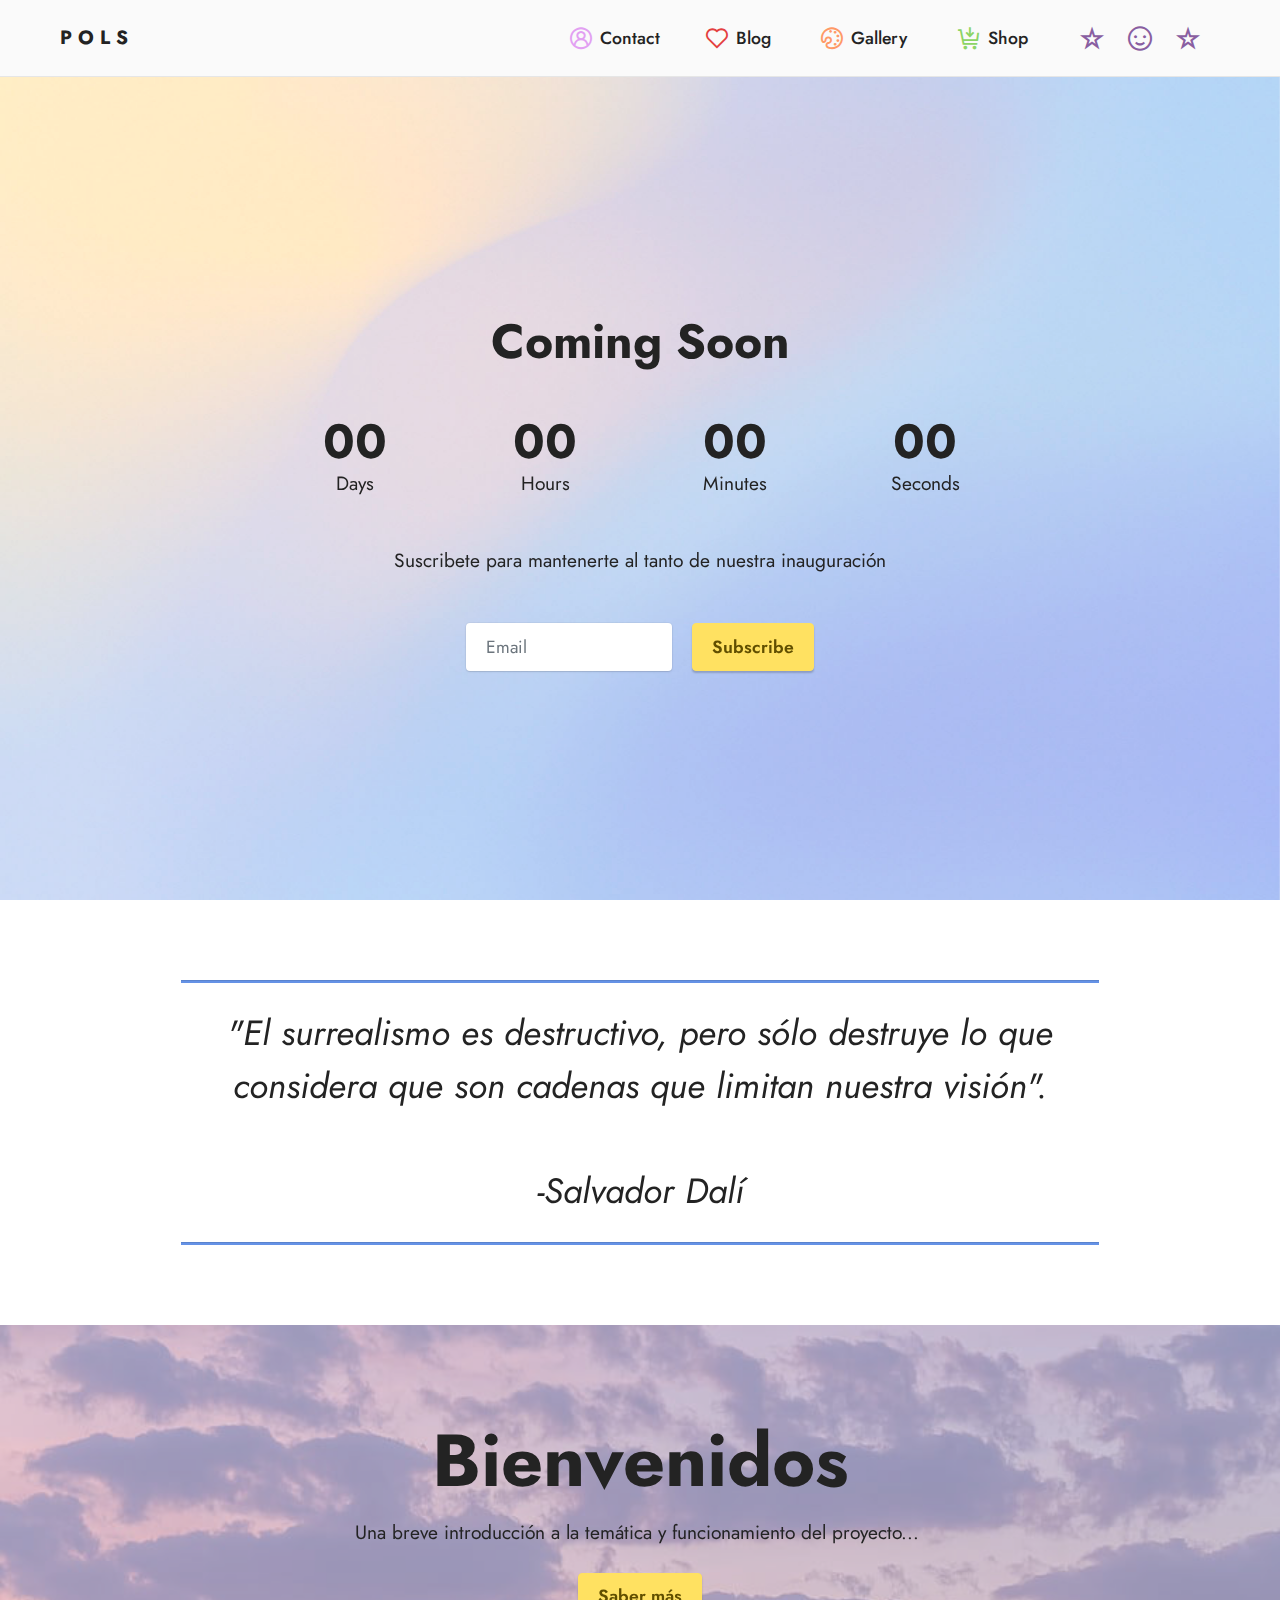
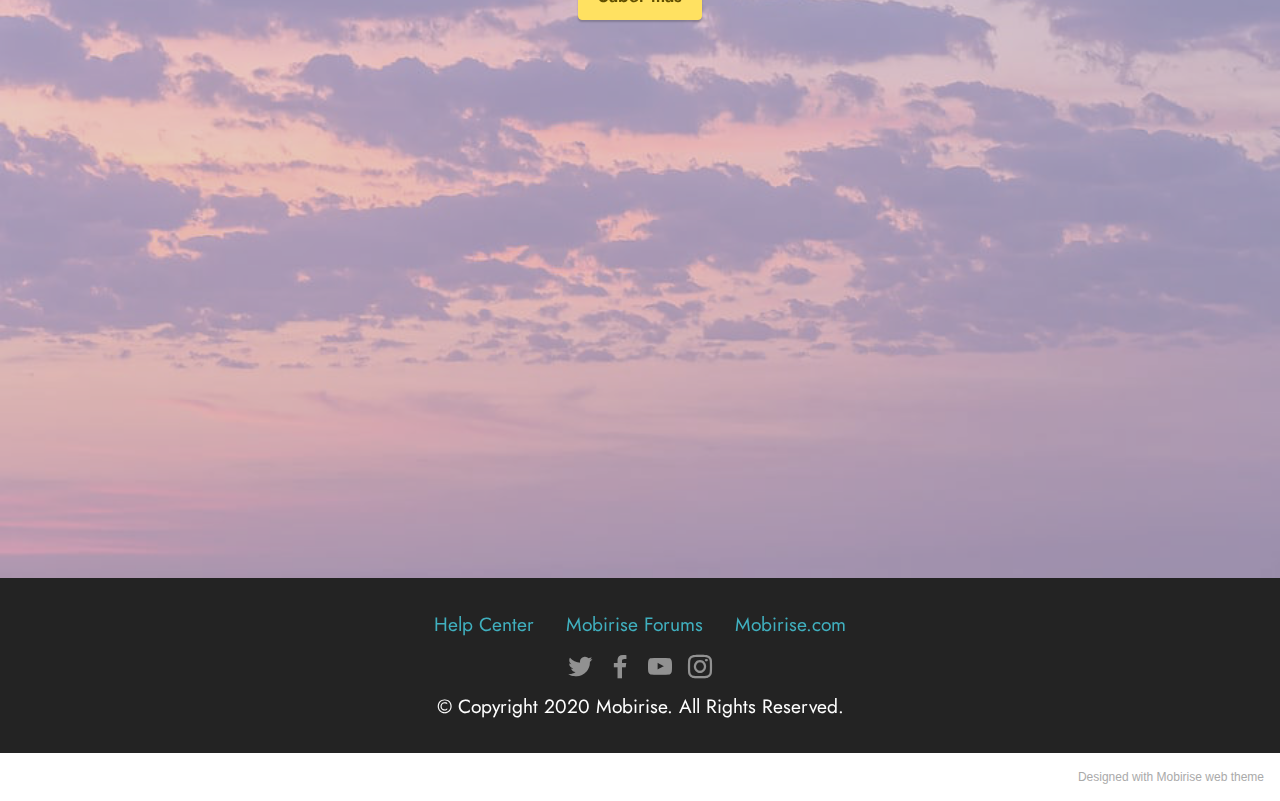
<file: index.html>
<!DOCTYPE html>
<html  >
<head>
  <!-- Site made with Mobirise Website Builder v5.3.0, https://mobirise.com -->
  <meta charset="UTF-8">
  <meta http-equiv="X-UA-Compatible" content="IE=edge">
  <meta name="generator" content="Mobirise v5.3.0, mobirise.com">
  <meta name="viewport" content="width=device-width, initial-scale=1, minimum-scale=1">
  <link rel="shortcut icon" href="assets/images/log-2-172x115.png" type="image/x-icon">
  <meta name="description" content="">
  
  
  <title>Index</title>
  <link rel="stylesheet" href="assets/web/assets/mobirise-icons2/mobirise2.css">
  <link rel="stylesheet" href="assets/tether/tether.min.css">
  <link rel="stylesheet" href="assets/bootstrap/css/bootstrap.min.css">
  <link rel="stylesheet" href="assets/bootstrap/css/bootstrap-grid.min.css">
  <link rel="stylesheet" href="assets/bootstrap/css/bootstrap-reboot.min.css">
  <link rel="stylesheet" href="assets/dropdown/css/style.css">
  <link rel="stylesheet" href="assets/socicon/css/styles.css">
  <link rel="stylesheet" href="assets/theme/css/style.css">
  <link rel="preload" as="style" href="assets/mobirise/css/mbr-additional.css"><link rel="stylesheet" href="assets/mobirise/css/mbr-additional.css" type="text/css">
  
  
  
  
</head>
<body>
  
  <section class="menu cid-s48OLK6784" once="menu" id="menu1-h">
    
    <nav class="navbar navbar-dropdown navbar-fixed-top navbar-expand-lg">
        <div class="container-fluid">
            <div class="navbar-brand">
                
                <span class="navbar-caption-wrap"><a class="navbar-caption text-black text-primary display-7" href="index.html">&nbsp; P O L S</a></span>
            </div>
            <button class="navbar-toggler" type="button" data-toggle="collapse" data-target="#navbarSupportedContent" aria-controls="navbarNavAltMarkup" aria-expanded="false" aria-label="Toggle navigation">
                <div class="hamburger">
                    <span></span>
                    <span></span>
                    <span></span>
                    <span></span>
                </div>
            </button>
            <div class="collapse navbar-collapse" id="navbarSupportedContent">
                <ul class="navbar-nav nav-dropdown nav-right" data-app-modern-menu="true"><li class="nav-item"><a class="nav-link link text-black text-primary display-4" href="page1.html"><span class="mobi-mbri mobi-mbri-user-2 mbr-iconfont mbr-iconfont-btn" style="color: rgb(226, 160, 242);"></span>Contact</a></li>
                    <li class="nav-item"><a class="nav-link link text-black text-primary display-4" href="page3.html"><span class="mobi-mbri mobi-mbri-hearth mbr-iconfont mbr-iconfont-btn" style="color: rgb(228, 63, 63);"></span>
                            Blog&nbsp;</a></li><li class="nav-item"><a class="nav-link link text-black text-primary display-4" href="page2.html"><span class="mobi-mbri mobi-mbri-change-style mbr-iconfont mbr-iconfont-btn" style="color: rgb(255, 153, 102);"></span>Gallery&nbsp;</a></li><li class="nav-item"><a class="nav-link link text-black text-primary display-4" href="page4.html"><span class="mobi-mbri mobi-mbri-cart-add mbr-iconfont mbr-iconfont-btn" style="color: rgb(140, 212, 101);"></span>Shop&nbsp;</a></li></ul>
                <div class="icons-menu">
                    <a class="iconfont-wrapper" href="https://mobiri.se" target="_blank">
                        <span class="p-2 mbr-iconfont mobi-mbri-star mobi-mbri"></span>
                    </a>
                    <a class="iconfont-wrapper" href="index.html" target="_blank">
                        <span class="p-2 mbr-iconfont mobi-mbri-smile-face mobi-mbri"></span>
                    </a>
                    <a class="iconfont-wrapper" href="https://mobiri.se" target="_blank">
                        <span class="p-2 mbr-iconfont mobi-mbri-star mobi-mbri"></span>
                    </a>
                    
                </div>
                
            </div>
        </div>
    </nav>

</section>

<section class="countdown2 cid-svav8D2VTj mbr-fullscreen mbr-parallax-background" id="countdown2-m">
    
    <div class="mbr-overlay" style="opacity: 0.3; background-color: rgb(255, 255, 255);">
    </div>
    <div class="container">
        <div class="row justify-content-center">
            <div class="col-lg-8">
                <h3 class="mbr-section-title mb-5 align-center mbr-fonts-style display-2">
                    <strong><br></strong><br><strong>Coming Soon</strong>
                </h3>
                
                <div class="countdown-cont align-center mb-5">
                    <div class="daysCountdown col-xs-3 col-sm-3 col-md-3" title="Days"></div>
                    <div class="hoursCountdown col-xs-3 col-sm-3 col-md-3" title="Hours"></div>
                    <div class="minutesCountdown col-xs-3 col-sm-3 col-md-3" title="Minutes"></div>
                    <div class="secondsCountdown col-xs-3 col-sm-3 col-md-3" title="Seconds"></div>
                    <div class="countdown" data-due-date="2021/05/10"></div>
                </div>
                <p class="mbr-text mb-5 align-center mbr-fonts-style display-7">
                    Suscribete para mantenerte al tanto de nuestra inauguración</p>
            </div>
        </div>
        <div class="row">
            <div class="col-lg-4 mx-auto mbr-form" data-form-type="formoid">
                <form action="https://mobirise.eu/" method="POST" class="mbr-form form-with-styler" data-form-title="Form Name"><input type="hidden" name="email" data-form-email="true" value="t3fVHUyhfcsp2LIX99Wk4W/S9g2CyrH7Nek8vdLwrMaF7ty8YoHRqZ0jb4RnNyr7R7cSSWXyqHf4uYLOfwulp6b53ZJQXuyRSIgXGT0RgGIAYbknXJNGV97t/S1TOWFM">
                    <div class="row">
                        <div hidden="hidden" data-form-alert="" class="alert alert-success col-12">Thanks for filling out the form!</div>
                        <div hidden="hidden" data-form-alert-danger="" class="alert alert-danger col-12">Oops...! some problem!</div>
                    </div>
                    <div class="dragArea row">
                        <div class="col form-group" data-for="email">
                            <input type="text" name="email" placeholder="Email" data-form-field="email" class="form-control" required="required" value="" id="email-countdown2-m">
                        </div>
                        <div class="mbr-section-btn">
                            <button type="submit" class="btn btn-warning display-4">Subscribe</button>
                        </div>
                    </div>
                </form>
            </div>
        </div>
    </div>
</section>

<section class="content6 cid-svaCmNOGHr" id="content6-o">
    
    <div class="container">
        <div class="row justify-content-center">
            <div class="col-md-12 col-lg-10">
                <hr class="line">
                <p class="mbr-text align-center mbr-fonts-style my-4 display-5"><em>"El surrealismo es destructivo, pero sólo destruye lo que considera que son cadenas que limitan nuestra visión".</em><br><br><em>-Salvador Dalí</em></p>
                <hr class="line">
            </div>
        </div>
    </div>
</section>

<section class="header16 cid-svaCiEmwPM" id="header16-n">

    

    <div class="mbr-overlay" style="opacity: 0.6; background-color: rgb(219, 214, 241);"></div>

    <div class="container">
        <div class="row justify-content-center">
            <div class="col-12 col-lg-10">
                <h1 class="mbr-section-title mbr-fonts-style mb-3 display-1">
                    <strong>Bienvenidos</strong></h1>
                <p class="mbr-text mbr-fonts-style display-7">
                    Una breve introducción a la temática y funcionamiento del proyecto...&nbsp;</p>
                <div class="mbr-section-btn mt-3"><a class="btn btn-warning display-4" href="page3.html">Saber más</a></div>
                <div class="video-wrapper mt-4"><iframe class="mbr-embedded-video" src="https://www.youtube.com/embed/VA8PzkQa8d8?rel=0&amp;amp;showinfo=0&amp;autoplay=1&amp;loop=0" width="1280" height="720" frameborder="0" allowfullscreen></iframe></div>
            </div>
        </div>
    </div>
</section>

<section class="footer3 cid-s48P1Icc8J" once="footers" id="footer3-i">

    

    

    <div class="container">
        <div class="media-container-row align-center mbr-white">
            <div class="row row-links">
                <ul class="foot-menu">
                    
                    
                    
                    
                    
                <li class="foot-menu-item mbr-fonts-style display-7"><a href="https://mobirise.com/help/" class="text-success">Help Center</a></li><li class="foot-menu-item mbr-fonts-style display-7"><a href="http://forums.mobirise.com/" class="text-success">Mobirise Forums</a></li><li class="foot-menu-item mbr-fonts-style display-7"><a href="https://mobirise.com/" class="text-success">Mobirise.com</a></li></ul>
            </div>
            <div class="row social-row">
                <div class="social-list align-right pb-2">
                    
                    
                    
                    
                    
                    
                <div class="soc-item">
                        <a href="https://twitter.com/mobirise" target="_blank">
                            <span class="socicon-twitter socicon mbr-iconfont mbr-iconfont-social"></span>
                        </a>
                    </div><div class="soc-item">
                        <a href="https://www.facebook.com/pages/Mobirise/1616226671953247" target="_blank">
                            <span class="socicon-facebook socicon mbr-iconfont mbr-iconfont-social"></span>
                        </a>
                    </div><div class="soc-item">
                        <a href="https://www.youtube.com/c/mobirise" target="_blank">
                            <span class="socicon-youtube socicon mbr-iconfont mbr-iconfont-social"></span>
                        </a>
                    </div><div class="soc-item">
                        <a href="https://instagram.com/mobirise" target="_blank">
                            <span class="mbr-iconfont mbr-iconfont-social socicon-instagram socicon"></span>
                        </a>
                    </div></div>
            </div>
            <div class="row row-copirayt">
                <p class="mbr-text mb-0 mbr-fonts-style mbr-white align-center display-7">
                    © Copyright 2020 Mobirise. All Rights Reserved.
                </p>
            </div>
        </div>
    </div>
</section><section style="background-color: #fff; font-family: -apple-system, BlinkMacSystemFont, 'Segoe UI', 'Roboto', 'Helvetica Neue', Arial, sans-serif; color:#aaa; font-size:12px; padding: 0; align-items: center; display: flex;"><a href="https://mobirise.site/v" style="flex: 1 1; height: 3rem; padding-left: 1rem;"></a><p style="flex: 0 0 auto; margin:0; padding-right:1rem;">Designed with <a href="https://mobirise.site/b" style="color:#aaa;">Mobirise</a> web theme</p></section><script src="assets/web/assets/jquery/jquery.min.js"></script>  <script src="assets/popper/popper.min.js"></script>  <script src="assets/tether/tether.min.js"></script>  <script src="assets/bootstrap/js/bootstrap.min.js"></script>  <script src="assets/smoothscroll/smooth-scroll.js"></script>  <script src="assets/dropdown/js/nav-dropdown.js"></script>  <script src="assets/dropdown/js/navbar-dropdown.js"></script>  <script src="assets/touchswipe/jquery.touch-swipe.min.js"></script>  <script src="assets/countdown/jquery.countdown.min.js"></script>  <script src="assets/parallax/jarallax.min.js"></script>  <script src="assets/playervimeo/vimeo_player.js"></script>  <script src="assets/theme/js/script.js"></script>  <script src="assets/formoid/formoid.min.js"></script>  
  
  
</body>
</html>
</file>
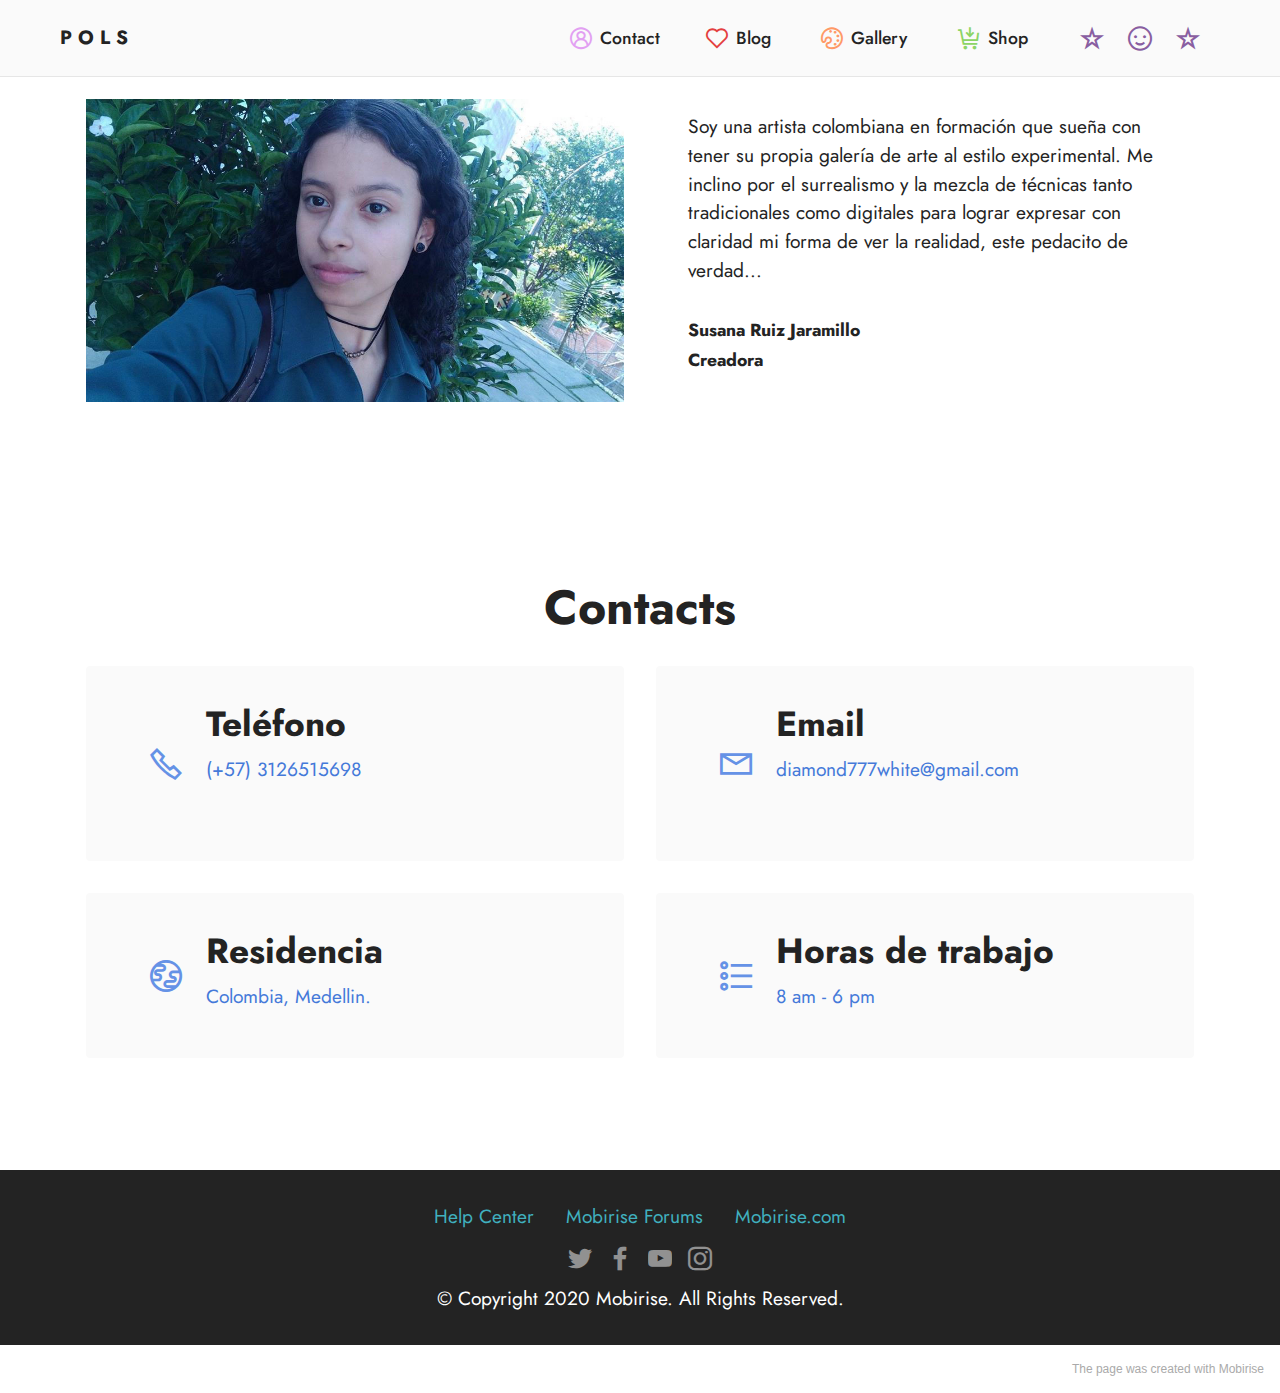
<file: page1.html>
<!DOCTYPE html>
<html  >
<head>
  <!-- Site made with Mobirise Website Builder v5.3.0, https://mobirise.com -->
  <meta charset="UTF-8">
  <meta http-equiv="X-UA-Compatible" content="IE=edge">
  <meta name="generator" content="Mobirise v5.3.0, mobirise.com">
  <meta name="viewport" content="width=device-width, initial-scale=1, minimum-scale=1">
  <link rel="shortcut icon" href="assets/images/log-2-172x115.png" type="image/x-icon">
  <meta name="description" content="">
  
  
  <title>Contact</title>
  <link rel="stylesheet" href="assets/web/assets/mobirise-icons2/mobirise2.css">
  <link rel="stylesheet" href="assets/tether/tether.min.css">
  <link rel="stylesheet" href="assets/bootstrap/css/bootstrap.min.css">
  <link rel="stylesheet" href="assets/bootstrap/css/bootstrap-grid.min.css">
  <link rel="stylesheet" href="assets/bootstrap/css/bootstrap-reboot.min.css">
  <link rel="stylesheet" href="assets/dropdown/css/style.css">
  <link rel="stylesheet" href="assets/socicon/css/styles.css">
  <link rel="stylesheet" href="assets/theme/css/style.css">
  <link rel="preload" as="style" href="assets/mobirise/css/mbr-additional.css"><link rel="stylesheet" href="assets/mobirise/css/mbr-additional.css" type="text/css">
  
  
  
  
</head>
<body>
  
  <section class="menu cid-s48OLK6784" once="menu" id="menu1-p">
    
    <nav class="navbar navbar-dropdown navbar-fixed-top navbar-expand-lg">
        <div class="container-fluid">
            <div class="navbar-brand">
                
                <span class="navbar-caption-wrap"><a class="navbar-caption text-black text-primary display-7" href="index.html">&nbsp; P O L S</a></span>
            </div>
            <button class="navbar-toggler" type="button" data-toggle="collapse" data-target="#navbarSupportedContent" aria-controls="navbarNavAltMarkup" aria-expanded="false" aria-label="Toggle navigation">
                <div class="hamburger">
                    <span></span>
                    <span></span>
                    <span></span>
                    <span></span>
                </div>
            </button>
            <div class="collapse navbar-collapse" id="navbarSupportedContent">
                <ul class="navbar-nav nav-dropdown nav-right" data-app-modern-menu="true"><li class="nav-item"><a class="nav-link link text-black text-primary display-4" href="page1.html"><span class="mobi-mbri mobi-mbri-user-2 mbr-iconfont mbr-iconfont-btn" style="color: rgb(226, 160, 242);"></span>Contact</a></li>
                    <li class="nav-item"><a class="nav-link link text-black text-primary display-4" href="page3.html"><span class="mobi-mbri mobi-mbri-hearth mbr-iconfont mbr-iconfont-btn" style="color: rgb(228, 63, 63);"></span>
                            Blog&nbsp;</a></li><li class="nav-item"><a class="nav-link link text-black text-primary display-4" href="page2.html"><span class="mobi-mbri mobi-mbri-change-style mbr-iconfont mbr-iconfont-btn" style="color: rgb(255, 153, 102);"></span>Gallery&nbsp;</a></li><li class="nav-item"><a class="nav-link link text-black text-primary display-4" href="page4.html"><span class="mobi-mbri mobi-mbri-cart-add mbr-iconfont mbr-iconfont-btn" style="color: rgb(140, 212, 101);"></span>Shop&nbsp;</a></li></ul>
                <div class="icons-menu">
                    <a class="iconfont-wrapper" href="https://mobiri.se" target="_blank">
                        <span class="p-2 mbr-iconfont mobi-mbri-star mobi-mbri"></span>
                    </a>
                    <a class="iconfont-wrapper" href="index.html" target="_blank">
                        <span class="p-2 mbr-iconfont mobi-mbri-smile-face mobi-mbri"></span>
                    </a>
                    <a class="iconfont-wrapper" href="https://mobiri.se" target="_blank">
                        <span class="p-2 mbr-iconfont mobi-mbri-star mobi-mbri"></span>
                    </a>
                    
                </div>
                
            </div>
        </div>
    </nav>

</section>

<section class="testimonials1 cid-svaGfLLvN2" id="testimonials1-s">
    

    
    <div class="container">
        
        <div class="row align-items-center">
            <div class="col-12 col-md-6">
                <div class="image-wrapper">
                    <img src="assets/images/foto-960x540.jpg" alt="Mobirise">
                </div>
            </div>
            <div class="col-12 col-md">
                <div class="text-wrapper">
                    <p class="mbr-text mbr-fonts-style mb-4 display-7">Soy una artista colombiana en formación que sueña con tener su propia galería de arte al estilo experimental. Me inclino por el surrealismo y la mezcla de técnicas tanto tradicionales como digitales para lograr expresar con claridad mi forma de ver la realidad, este pedacito de verdad...</p>
                    <p class="name mbr-fonts-style mb-1 display-4">
                        <strong>Susana Ruiz Jaramillo</strong></p>
                    <p class="position mbr-fonts-style display-4">
                        <strong>Creadora</strong></p>
                </div>
            </div>
        </div>
    </div>
</section>

<section class="contacts2 cid-svaG5bb1Lw" id="contacts2-r">
    <!---->
    
    
    <div class="container">
        <div class="mbr-section-head">
            <h3 class="mbr-section-title mbr-fonts-style align-center mb-0 display-2">
                <strong>Contacts</strong>
            </h3>
            
        </div>
        <div class="row justify-content-center mt-4">
            <div class="card col-12 col-md-6">
                <div class="card-wrapper">
                    <div class="image-wrapper">
                        <span class="mbr-iconfont mobi-mbri-phone mobi-mbri"></span>
                    </div>
                    <div class="text-wrapper">
                        <h6 class="card-title mbr-fonts-style mb-1 display-5">
                            <strong>Teléfono</strong></h6>
                        <p class="mbr-text mbr-fonts-style display-7">(+57) 3126515698&nbsp; &nbsp; &nbsp; &nbsp; &nbsp; &nbsp; &nbsp; &nbsp; &nbsp; &nbsp; &nbsp; &nbsp; &nbsp;</p>
                    </div>
                </div>
            </div>
            <div class="card col-12 col-md-6">
                <div class="card-wrapper">
                    <div class="image-wrapper">
                        <span class="mbr-iconfont mobi-mbri-letter mobi-mbri"></span>
                    </div>
                    <div class="text-wrapper">
                        <h6 class="card-title mbr-fonts-style mb-1 display-5">
                            <strong>Email</strong>
                        </h6>
                        <p class="mbr-text mbr-fonts-style display-7">diamond777white@gmail.com&nbsp; &nbsp; &nbsp; &nbsp; &nbsp; &nbsp; &nbsp; &nbsp; &nbsp; &nbsp; &nbsp; &nbsp; &nbsp;</p>
                    </div>
                </div>
            </div>
            <div class="card col-12 col-md-6">
                <div class="card-wrapper">
                    <div class="image-wrapper">
                        <span class="mbr-iconfont mobi-mbri-globe mobi-mbri"></span>
                    </div>
                    <div class="text-wrapper">
                        <h6 class="card-title mbr-fonts-style mb-1 display-5">
                            <strong>Residencia</strong></h6>
                        <p class="mbr-text mbr-fonts-style display-7">
                            Colombia, Medellin.</p>
                    </div>
                </div>
            </div>
            <div class="card col-12 col-md-6">
                <div class="card-wrapper">
                    <div class="image-wrapper">
                        <span class="mbr-iconfont mobi-mbri-bulleted-list mobi-mbri"></span>
                    </div>
                    <div class="text-wrapper">
                        <h6 class="card-title mbr-fonts-style mb-1 display-5"><strong>Horas de trabajo</strong>
                        </h6>
                        <p class="mbr-text mbr-fonts-style display-7">8 am - 6 pm</p>
                    </div>
                </div>
            </div>
        </div>
    </div>
</section>

<section class="footer3 cid-s48P1Icc8J" once="footers" id="footer3-q">

    

    

    <div class="container">
        <div class="media-container-row align-center mbr-white">
            <div class="row row-links">
                <ul class="foot-menu">
                    
                    
                    
                    
                    
                <li class="foot-menu-item mbr-fonts-style display-7"><a href="https://mobirise.com/help/" class="text-success">Help Center</a></li><li class="foot-menu-item mbr-fonts-style display-7"><a href="http://forums.mobirise.com/" class="text-success">Mobirise Forums</a></li><li class="foot-menu-item mbr-fonts-style display-7"><a href="https://mobirise.com/" class="text-success">Mobirise.com</a></li></ul>
            </div>
            <div class="row social-row">
                <div class="social-list align-right pb-2">
                    
                    
                    
                    
                    
                    
                <div class="soc-item">
                        <a href="https://twitter.com/mobirise" target="_blank">
                            <span class="socicon-twitter socicon mbr-iconfont mbr-iconfont-social"></span>
                        </a>
                    </div><div class="soc-item">
                        <a href="https://www.facebook.com/pages/Mobirise/1616226671953247" target="_blank">
                            <span class="socicon-facebook socicon mbr-iconfont mbr-iconfont-social"></span>
                        </a>
                    </div><div class="soc-item">
                        <a href="https://www.youtube.com/c/mobirise" target="_blank">
                            <span class="socicon-youtube socicon mbr-iconfont mbr-iconfont-social"></span>
                        </a>
                    </div><div class="soc-item">
                        <a href="https://instagram.com/mobirise" target="_blank">
                            <span class="mbr-iconfont mbr-iconfont-social socicon-instagram socicon"></span>
                        </a>
                    </div></div>
            </div>
            <div class="row row-copirayt">
                <p class="mbr-text mb-0 mbr-fonts-style mbr-white align-center display-7">
                    © Copyright 2020 Mobirise. All Rights Reserved.
                </p>
            </div>
        </div>
    </div>
</section><section style="background-color: #fff; font-family: -apple-system, BlinkMacSystemFont, 'Segoe UI', 'Roboto', 'Helvetica Neue', Arial, sans-serif; color:#aaa; font-size:12px; padding: 0; align-items: center; display: flex;"><a href="https://mobirise.site/m" style="flex: 1 1; height: 3rem; padding-left: 1rem;"></a><p style="flex: 0 0 auto; margin:0; padding-right:1rem;"><a href="https://mobirise.site/d" style="color:#aaa;">The page</a> was created with Mobirise</p></section><script src="assets/web/assets/jquery/jquery.min.js"></script>  <script src="assets/popper/popper.min.js"></script>  <script src="assets/tether/tether.min.js"></script>  <script src="assets/bootstrap/js/bootstrap.min.js"></script>  <script src="assets/smoothscroll/smooth-scroll.js"></script>  <script src="assets/dropdown/js/nav-dropdown.js"></script>  <script src="assets/dropdown/js/navbar-dropdown.js"></script>  <script src="assets/touchswipe/jquery.touch-swipe.min.js"></script>  <script src="assets/theme/js/script.js"></script>  
  
  
</body>
</html>
</file>
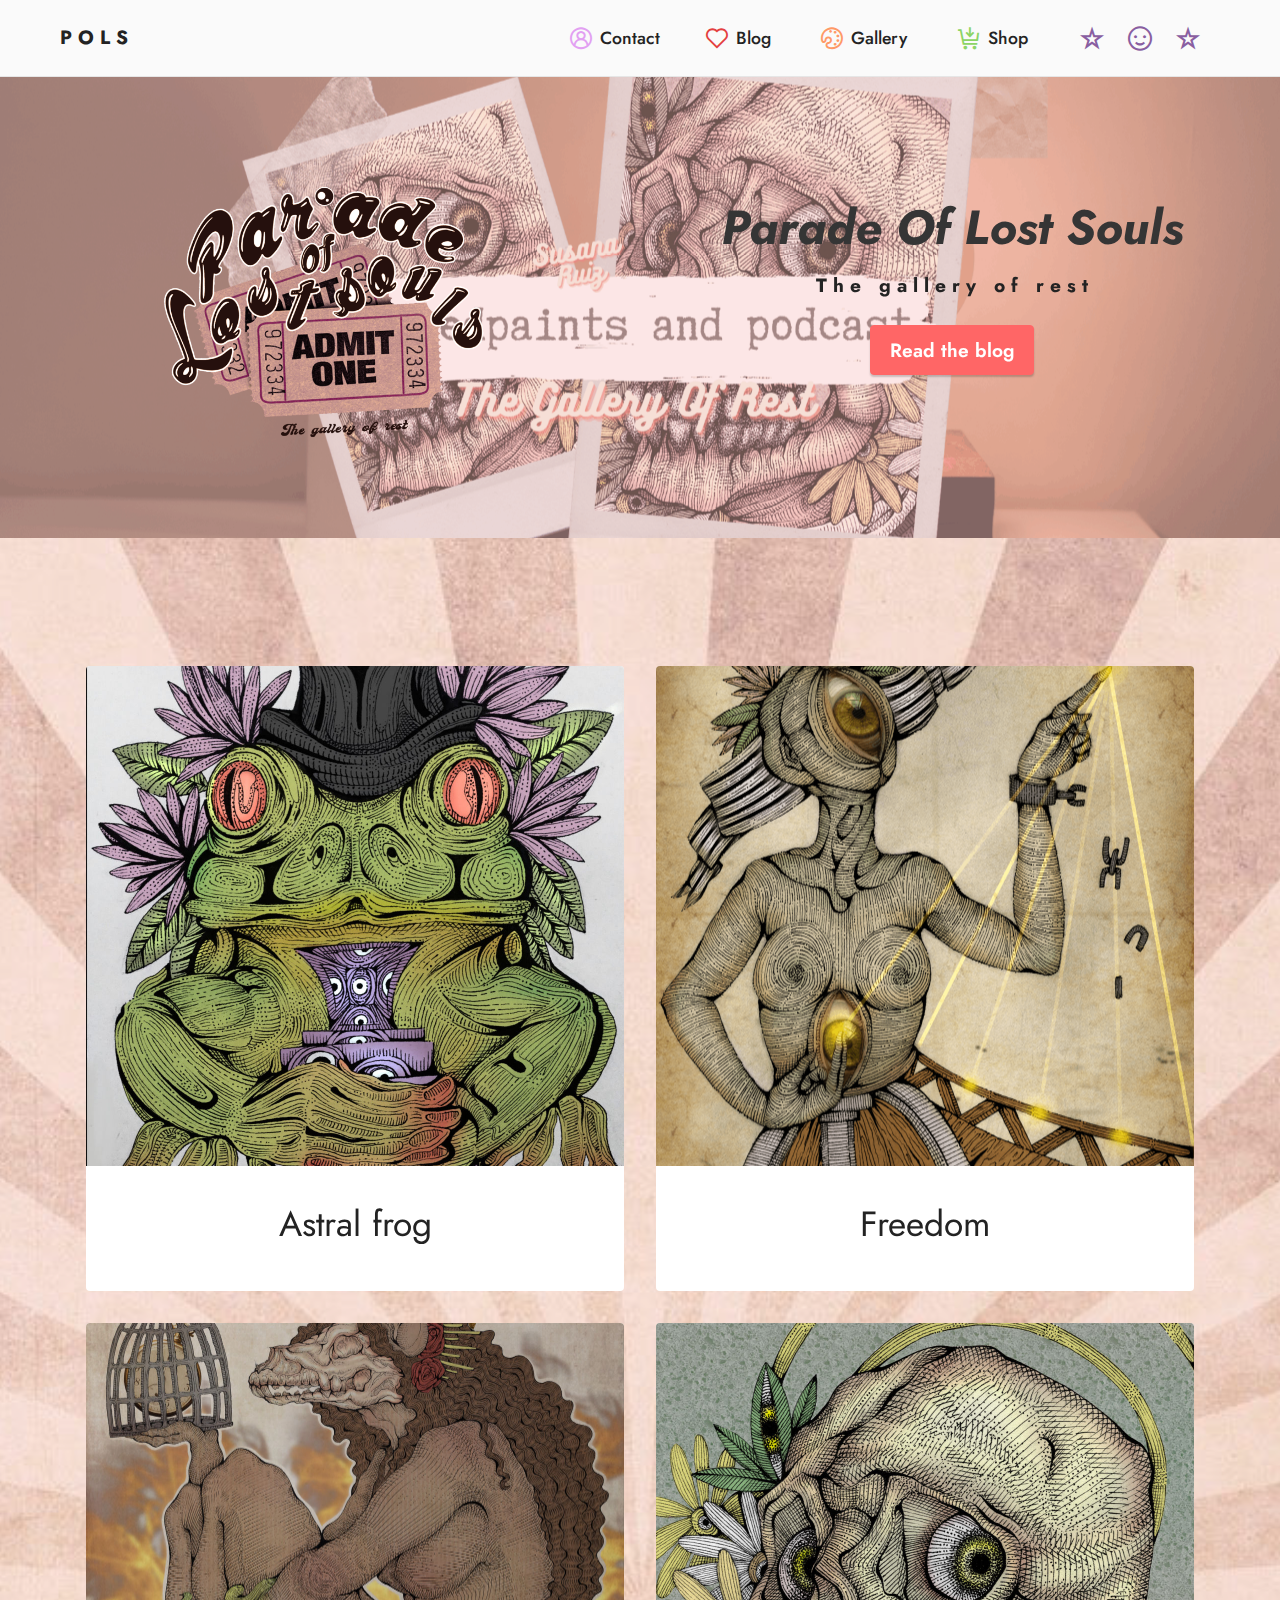
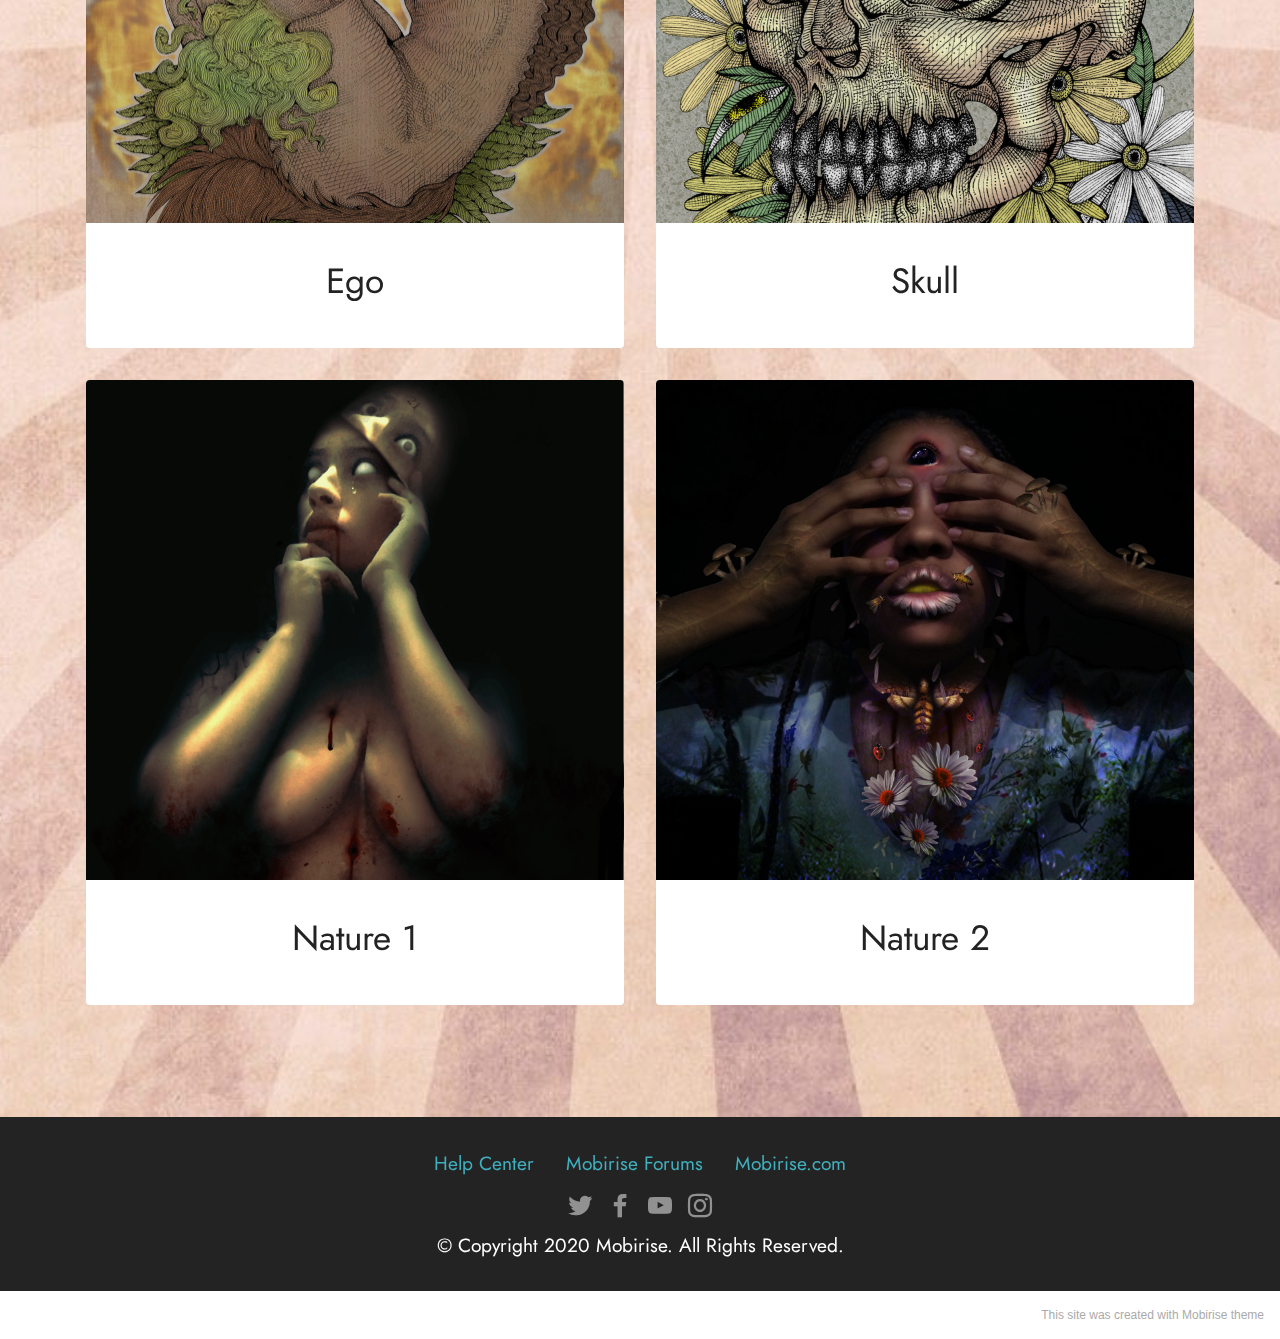
<file: page2.html>
<!DOCTYPE html>
<html  >
<head>
  <!-- Site made with Mobirise Website Builder v5.3.0, https://mobirise.com -->
  <meta charset="UTF-8">
  <meta http-equiv="X-UA-Compatible" content="IE=edge">
  <meta name="generator" content="Mobirise v5.3.0, mobirise.com">
  <meta name="viewport" content="width=device-width, initial-scale=1, minimum-scale=1">
  <link rel="shortcut icon" href="assets/images/log-2-172x115.png" type="image/x-icon">
  <meta name="description" content="">
  
  
  <title>Gallery</title>
  <link rel="stylesheet" href="assets/web/assets/mobirise-icons2/mobirise2.css">
  <link rel="stylesheet" href="assets/tether/tether.min.css">
  <link rel="stylesheet" href="assets/bootstrap/css/bootstrap.min.css">
  <link rel="stylesheet" href="assets/bootstrap/css/bootstrap-grid.min.css">
  <link rel="stylesheet" href="assets/bootstrap/css/bootstrap-reboot.min.css">
  <link rel="stylesheet" href="assets/dropdown/css/style.css">
  <link rel="stylesheet" href="assets/socicon/css/styles.css">
  <link rel="stylesheet" href="assets/theme/css/style.css">
  <link rel="preload" as="style" href="assets/mobirise/css/mbr-additional.css"><link rel="stylesheet" href="assets/mobirise/css/mbr-additional.css" type="text/css">
  
  
  
  
</head>
<body>
  
  <section class="menu cid-s48OLK6784" once="menu" id="menu1-t">
    
    <nav class="navbar navbar-dropdown navbar-fixed-top navbar-expand-lg">
        <div class="container-fluid">
            <div class="navbar-brand">
                
                <span class="navbar-caption-wrap"><a class="navbar-caption text-black text-primary display-7" href="index.html">&nbsp; P O L S</a></span>
            </div>
            <button class="navbar-toggler" type="button" data-toggle="collapse" data-target="#navbarSupportedContent" aria-controls="navbarNavAltMarkup" aria-expanded="false" aria-label="Toggle navigation">
                <div class="hamburger">
                    <span></span>
                    <span></span>
                    <span></span>
                    <span></span>
                </div>
            </button>
            <div class="collapse navbar-collapse" id="navbarSupportedContent">
                <ul class="navbar-nav nav-dropdown nav-right" data-app-modern-menu="true"><li class="nav-item"><a class="nav-link link text-black text-primary display-4" href="page1.html"><span class="mobi-mbri mobi-mbri-user-2 mbr-iconfont mbr-iconfont-btn" style="color: rgb(226, 160, 242);"></span>Contact</a></li>
                    <li class="nav-item"><a class="nav-link link text-black text-primary display-4" href="page3.html"><span class="mobi-mbri mobi-mbri-hearth mbr-iconfont mbr-iconfont-btn" style="color: rgb(228, 63, 63);"></span>
                            Blog&nbsp;</a></li><li class="nav-item"><a class="nav-link link text-black text-primary display-4" href="page2.html"><span class="mobi-mbri mobi-mbri-change-style mbr-iconfont mbr-iconfont-btn" style="color: rgb(255, 153, 102);"></span>Gallery&nbsp;</a></li><li class="nav-item"><a class="nav-link link text-black text-primary display-4" href="page4.html"><span class="mobi-mbri mobi-mbri-cart-add mbr-iconfont mbr-iconfont-btn" style="color: rgb(140, 212, 101);"></span>Shop&nbsp;</a></li></ul>
                <div class="icons-menu">
                    <a class="iconfont-wrapper" href="https://mobiri.se" target="_blank">
                        <span class="p-2 mbr-iconfont mobi-mbri-star mobi-mbri"></span>
                    </a>
                    <a class="iconfont-wrapper" href="index.html" target="_blank">
                        <span class="p-2 mbr-iconfont mobi-mbri-smile-face mobi-mbri"></span>
                    </a>
                    <a class="iconfont-wrapper" href="https://mobiri.se" target="_blank">
                        <span class="p-2 mbr-iconfont mobi-mbri-star mobi-mbri"></span>
                    </a>
                    
                </div>
                
            </div>
        </div>
    </nav>

</section>

<section class="header11 cid-svaQZjd7wD mbr-parallax-background" id="header11-v">

    

    <div class="mbr-overlay" style="opacity: 0.4; background-color: rgb(247, 193, 193);"></div>

    <div class="container-fluid">
        <div class="row justify-content-center">
            <div class="col-12 col-md-6 image-wrapper">
                <img class="w-100" src="assets/images/log-1076x717.png" alt="Mobirise">
            </div>
            <div class="col-12 col-md">
                <div class="text-wrapper text-center">
                    <h1 class="mbr-section-title mbr-fonts-style mb-3 display-2"><strong><em>Parade Of Lost Souls</em></strong></h1>
                    <p class="mbr-text mbr-fonts-style display-7"><strong>
                        T h e&nbsp; &nbsp;g a l l e r y&nbsp; &nbsp;o f&nbsp; &nbsp;r e s t</strong></p>
                    <div class="mbr-section-btn mt-3"><a class="btn btn-secondary display-7" href="https://mobiri.se">Read the blog</a></div>
                </div>
            </div>
        </div>
    </div>
</section>

<section class="gallery2 cid-svaR68w30f" id="gallery2-w">
    
    <div class="mbr-overlay"></div>
    <div class="container">
        
        <div class="row mt-4">
            <div class="item features-image сol-12 col-md-6 col-lg-6 active">
                <div class="item-wrapper">
                    <div class="item-img">
                        <img src="assets/images/img-20201204-125510-1076x1428.jpg" alt="">
                    </div>
                    <div class="item-content">
                        <h5 class="item-title mbr-fonts-style display-5">Astral frog</h5>
                        
                        
                    </div>
                    
                </div>
            </div>
            <div class="item features-image сol-12 col-md-6 col-lg-6">
                <div class="item-wrapper">
                    <div class="item-img">
                        <img src="assets/images/lib-1076x1537.png" alt="">
                    </div>
                    <div class="item-content">
                        <h5 class="item-title mbr-fonts-style display-5">Freedom</h5>
                        
                        
                    </div>
                    
                </div>
            </div>
            <div class="item features-image сol-12 col-md-6 col-lg-6">
                <div class="item-wrapper">
                    <div class="item-img">
                        <img src="assets/images/este-1076x1523.jpg" alt="">
                    </div>
                    <div class="item-content">
                        <h5 class="item-title mbr-fonts-style display-5">Ego</h5>
                        
                        
                    </div>
                    
                </div>
            </div>
            <div class="item features-image сol-12 col-md-6 col-lg-6">
                <div class="item-wrapper">
                    <div class="item-img">
                        <img src="assets/images/omni2-1076x1522.jpg" alt="" title="" data-slide-to="3">
                    </div>
                    <div class="item-content">
                        <h5 class="item-title mbr-fonts-style display-5">Skull</h5>
                        
                        
                    </div>
                    
                </div>
            </div><div class="item features-image сol-12 col-md-6 col-lg-6">
                <div class="item-wrapper">
                    <div class="item-img">
                        <img src="assets/images/42708cf5-b38d-4ba5-bac7-0bb38e157def-1076x1178.png" alt="" data-slide-to="4">
                    </div>
                    <div class="item-content">
                        <h5 class="item-title mbr-fonts-style display-5">Nature 1</h5>
                        
                        
                    </div>
                    
                </div>
            </div><div class="item features-image сol-12 col-md-6 col-lg-6">
                <div class="item-wrapper">
                    <div class="item-img">
                        <img src="assets/images/veronica-4032x3016.jpg" alt="" data-slide-to="4">
                    </div>
                    <div class="item-content">
                        <h5 class="item-title mbr-fonts-style display-5">Nature 2</h5>
                        
                        
                    </div>
                    
                </div>
            </div>
        </div>
    </div>
</section>

<section class="footer3 cid-s48P1Icc8J" once="footers" id="footer3-u">

    

    

    <div class="container">
        <div class="media-container-row align-center mbr-white">
            <div class="row row-links">
                <ul class="foot-menu">
                    
                    
                    
                    
                    
                <li class="foot-menu-item mbr-fonts-style display-7"><a href="https://mobirise.com/help/" class="text-success">Help Center</a></li><li class="foot-menu-item mbr-fonts-style display-7"><a href="http://forums.mobirise.com/" class="text-success">Mobirise Forums</a></li><li class="foot-menu-item mbr-fonts-style display-7"><a href="https://mobirise.com/" class="text-success">Mobirise.com</a></li></ul>
            </div>
            <div class="row social-row">
                <div class="social-list align-right pb-2">
                    
                    
                    
                    
                    
                    
                <div class="soc-item">
                        <a href="https://twitter.com/mobirise" target="_blank">
                            <span class="socicon-twitter socicon mbr-iconfont mbr-iconfont-social"></span>
                        </a>
                    </div><div class="soc-item">
                        <a href="https://www.facebook.com/pages/Mobirise/1616226671953247" target="_blank">
                            <span class="socicon-facebook socicon mbr-iconfont mbr-iconfont-social"></span>
                        </a>
                    </div><div class="soc-item">
                        <a href="https://www.youtube.com/c/mobirise" target="_blank">
                            <span class="socicon-youtube socicon mbr-iconfont mbr-iconfont-social"></span>
                        </a>
                    </div><div class="soc-item">
                        <a href="https://instagram.com/mobirise" target="_blank">
                            <span class="mbr-iconfont mbr-iconfont-social socicon-instagram socicon"></span>
                        </a>
                    </div></div>
            </div>
            <div class="row row-copirayt">
                <p class="mbr-text mb-0 mbr-fonts-style mbr-white align-center display-7">
                    © Copyright 2020 Mobirise. All Rights Reserved.
                </p>
            </div>
        </div>
    </div>
</section><section style="background-color: #fff; font-family: -apple-system, BlinkMacSystemFont, 'Segoe UI', 'Roboto', 'Helvetica Neue', Arial, sans-serif; color:#aaa; font-size:12px; padding: 0; align-items: center; display: flex;"><a href="https://mobirise.site/j" style="flex: 1 1; height: 3rem; padding-left: 1rem;"></a><p style="flex: 0 0 auto; margin:0; padding-right:1rem;"><a href="https://mobirise.site/r" style="color:#aaa;">This site</a> was created with Mobirise theme</p></section><script src="assets/web/assets/jquery/jquery.min.js"></script>  <script src="assets/popper/popper.min.js"></script>  <script src="assets/tether/tether.min.js"></script>  <script src="assets/bootstrap/js/bootstrap.min.js"></script>  <script src="assets/smoothscroll/smooth-scroll.js"></script>  <script src="assets/dropdown/js/nav-dropdown.js"></script>  <script src="assets/dropdown/js/navbar-dropdown.js"></script>  <script src="assets/touchswipe/jquery.touch-swipe.min.js"></script>  <script src="assets/parallax/jarallax.min.js"></script>  <script src="assets/theme/js/script.js"></script>  
  
  
</body>
</html>
</file>
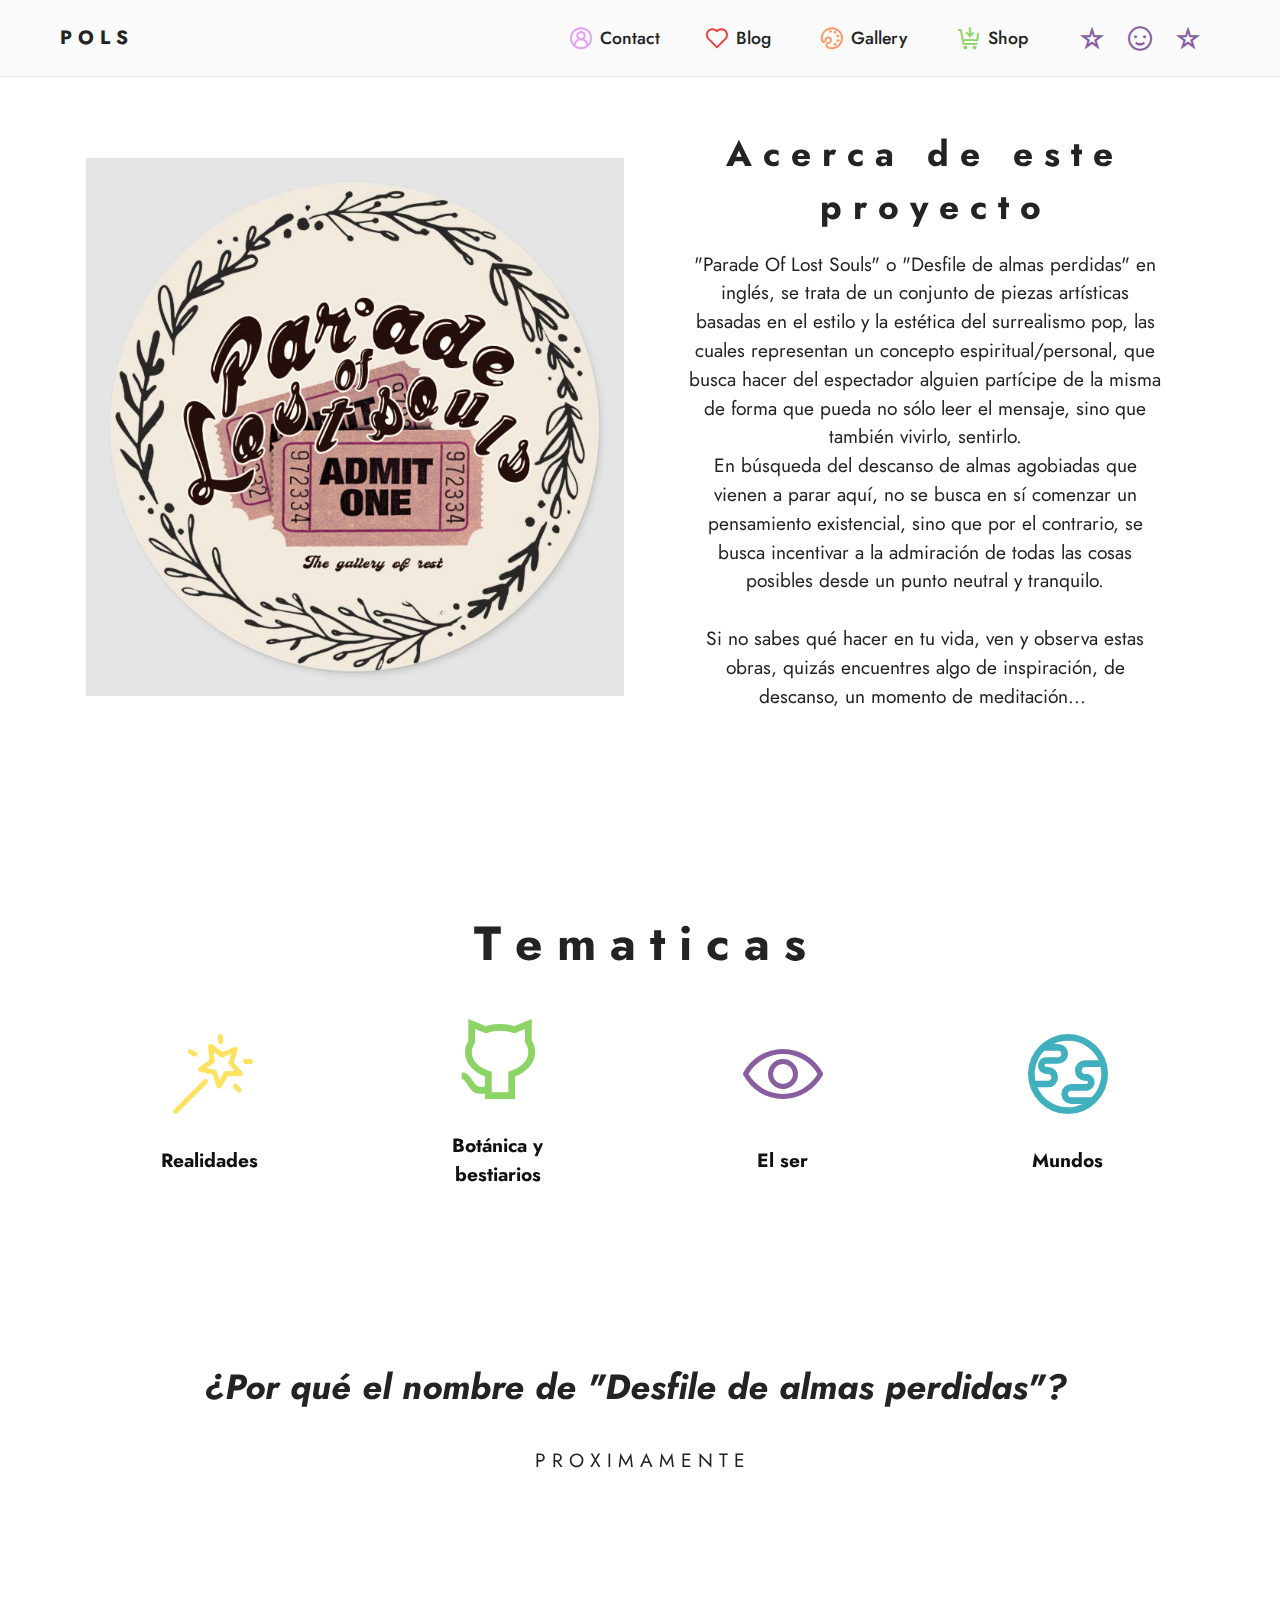
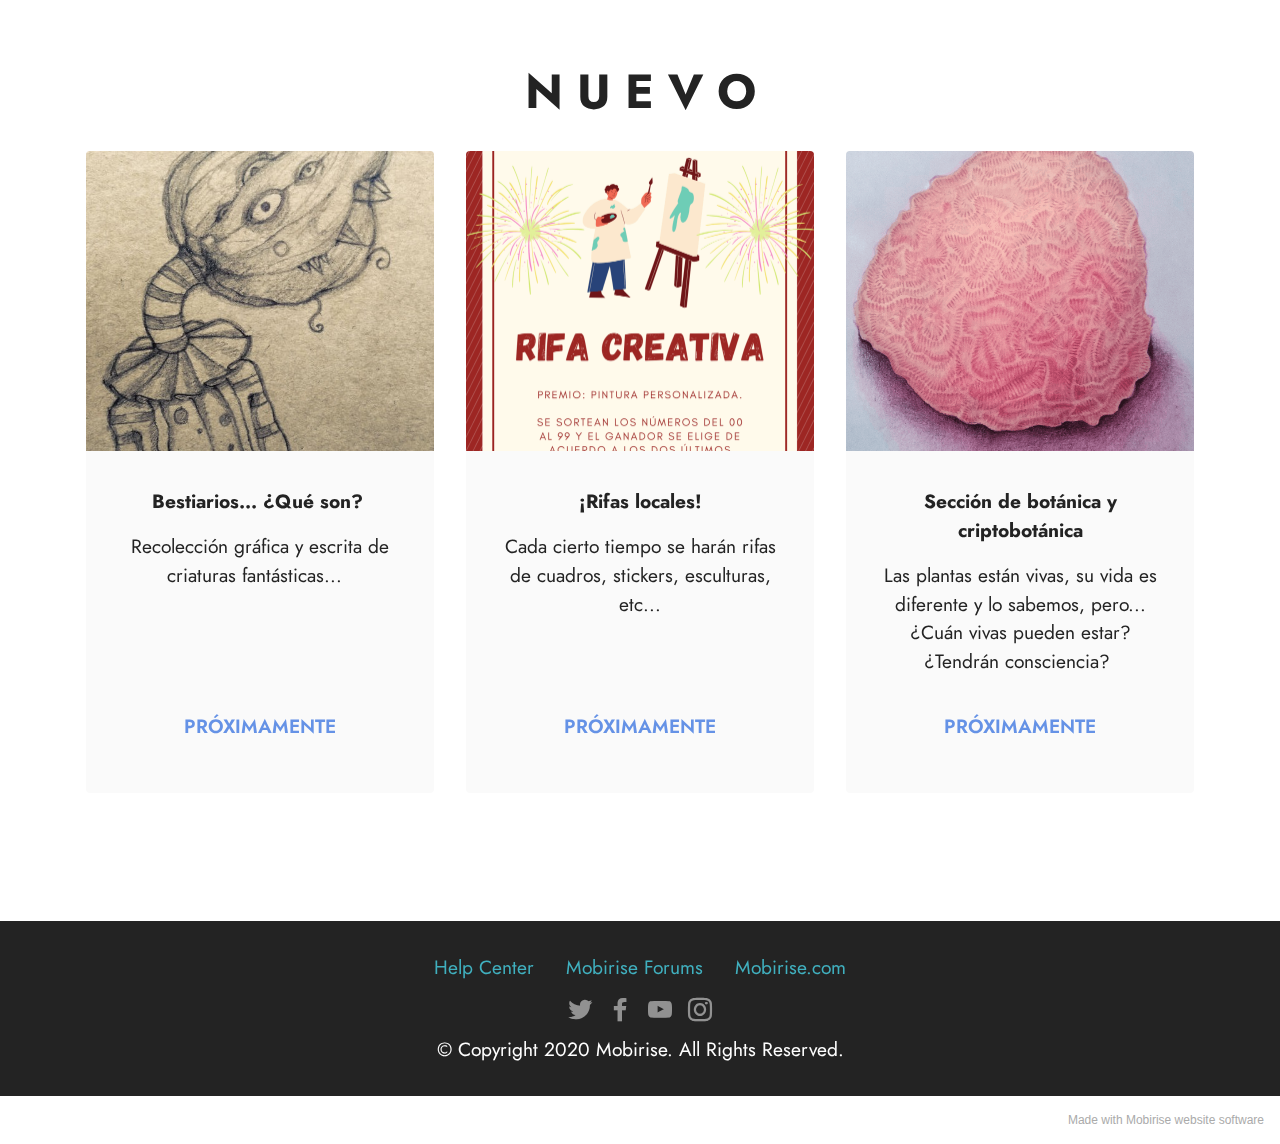
<file: page3.html>
<!DOCTYPE html>
<html  >
<head>
  <!-- Site made with Mobirise Website Builder v5.3.0, https://mobirise.com -->
  <meta charset="UTF-8">
  <meta http-equiv="X-UA-Compatible" content="IE=edge">
  <meta name="generator" content="Mobirise v5.3.0, mobirise.com">
  <meta name="viewport" content="width=device-width, initial-scale=1, minimum-scale=1">
  <link rel="shortcut icon" href="assets/images/log-2-172x115.png" type="image/x-icon">
  <meta name="description" content="">
  
  
  <title>Blog</title>
  <link rel="stylesheet" href="assets/web/assets/mobirise-icons2/mobirise2.css">
  <link rel="stylesheet" href="assets/web/assets/mobirise-icons-bold/mobirise-icons-bold.css">
  <link rel="stylesheet" href="assets/tether/tether.min.css">
  <link rel="stylesheet" href="assets/bootstrap/css/bootstrap.min.css">
  <link rel="stylesheet" href="assets/bootstrap/css/bootstrap-grid.min.css">
  <link rel="stylesheet" href="assets/bootstrap/css/bootstrap-reboot.min.css">
  <link rel="stylesheet" href="assets/dropdown/css/style.css">
  <link rel="stylesheet" href="assets/socicon/css/styles.css">
  <link rel="stylesheet" href="assets/theme/css/style.css">
  <link rel="preload" as="style" href="assets/mobirise/css/mbr-additional.css"><link rel="stylesheet" href="assets/mobirise/css/mbr-additional.css" type="text/css">
  
  
  
  
</head>
<body>
  
  <section class="menu cid-s48OLK6784" once="menu" id="menu1-x">
    
    <nav class="navbar navbar-dropdown navbar-fixed-top navbar-expand-lg">
        <div class="container-fluid">
            <div class="navbar-brand">
                
                <span class="navbar-caption-wrap"><a class="navbar-caption text-black text-primary display-7" href="index.html">&nbsp; P O L S</a></span>
            </div>
            <button class="navbar-toggler" type="button" data-toggle="collapse" data-target="#navbarSupportedContent" aria-controls="navbarNavAltMarkup" aria-expanded="false" aria-label="Toggle navigation">
                <div class="hamburger">
                    <span></span>
                    <span></span>
                    <span></span>
                    <span></span>
                </div>
            </button>
            <div class="collapse navbar-collapse" id="navbarSupportedContent">
                <ul class="navbar-nav nav-dropdown nav-right" data-app-modern-menu="true"><li class="nav-item"><a class="nav-link link text-black text-primary display-4" href="page1.html"><span class="mobi-mbri mobi-mbri-user-2 mbr-iconfont mbr-iconfont-btn" style="color: rgb(226, 160, 242);"></span>Contact</a></li>
                    <li class="nav-item"><a class="nav-link link text-black text-primary display-4" href="page3.html"><span class="mobi-mbri mobi-mbri-hearth mbr-iconfont mbr-iconfont-btn" style="color: rgb(228, 63, 63);"></span>
                            Blog&nbsp;</a></li><li class="nav-item"><a class="nav-link link text-black text-primary display-4" href="page2.html"><span class="mobi-mbri mobi-mbri-change-style mbr-iconfont mbr-iconfont-btn" style="color: rgb(255, 153, 102);"></span>Gallery&nbsp;</a></li><li class="nav-item"><a class="nav-link link text-black text-primary display-4" href="page4.html"><span class="mobi-mbri mobi-mbri-cart-add mbr-iconfont mbr-iconfont-btn" style="color: rgb(140, 212, 101);"></span>Shop&nbsp;</a></li></ul>
                <div class="icons-menu">
                    <a class="iconfont-wrapper" href="https://mobiri.se" target="_blank">
                        <span class="p-2 mbr-iconfont mobi-mbri-star mobi-mbri"></span>
                    </a>
                    <a class="iconfont-wrapper" href="index.html" target="_blank">
                        <span class="p-2 mbr-iconfont mobi-mbri-smile-face mobi-mbri"></span>
                    </a>
                    <a class="iconfont-wrapper" href="https://mobiri.se" target="_blank">
                        <span class="p-2 mbr-iconfont mobi-mbri-star mobi-mbri"></span>
                    </a>
                    
                </div>
                
            </div>
        </div>
    </nav>

</section>

<section class="image1 cid-svboaodW07" data-bg-video="https://vimeo.com/428046504" id="image1-z">
    

    <div class="mbr-overlay" style="opacity: 0.7; background-color: rgb(255, 255, 255);">
    </div>

    <div class="container">
        <div class="row align-items-center">
            <div class="col-12 col-lg-6">
                <div class="image-wrapper">
                    <img src="assets/images/polish-20210226-202953392-704x704.jpg" alt="Mobirise">
                    
                </div>
            </div>
            <div class="col-12 col-lg">
                <div class="text-wrapper">
                    <h3 class="mbr-section-title mbr-fonts-style mb-3 display-5"><strong>A c e r c a&nbsp; &nbsp;d e&nbsp; &nbsp;e s t e&nbsp; </strong><br><strong>&nbsp;p r o y e c t o</strong></h3>
                    <p class="mbr-text mbr-fonts-style display-7">
                        "Parade Of Lost Souls" o "Desfile de almas perdidas" en inglés, se trata de un conjunto de piezas artísticas basadas en el estilo y la estética del surrealismo pop, las cuales representan un concepto espiritual/personal, que busca hacer del espectador alguien partícipe de la misma de forma que pueda no sólo leer el mensaje, sino que también vivirlo, sentirlo.<br>En búsqueda del descanso de almas agobiadas que vienen a parar aquí, no se busca en sí comenzar un pensamiento existencial, sino que por el contrario, se busca incentivar a la admiración de todas las cosas posibles desde un punto neutral y tranquilo.<br><br>Si no sabes qué hacer en tu vida, ven y observa estas obras, quizás encuentres algo de inspiración, de descanso, un momento de meditación...&nbsp;</p>
                </div>
            </div>
        </div>
    </div>
</section>

<section class="features13 cid-svbom262tF" id="features14-11">
    

    
    <div class="container">
        <div class="row">
            <div class="col-12">
                <h3 class="mbr-section-title align-center mb-4 mbr-fonts-style display-2"><strong>T e m a t i c a s</strong></h3>
            </div>
            <div class="card col-12 col-md-4 col-lg-2 p-3">
                <div class="card-wrapper">
                    <div class="card-box align-center">
                        <span class="mbr-iconfont mbrib-magic-stick" style="color: rgb(255, 225, 97); fill: rgb(255, 225, 97);"></span>
                        <h4 class="card-title align-center mbr-black mbr-fonts-style display-7"><strong>Realidades&nbsp;</strong></h4>
                    </div>
                </div>
            </div>
            <div class="card p-3 col-12 col-md-4 col-lg-2">
                <div class="card-wrapper">
                    <div class="card-box align-center">
                        <span class="mbr-iconfont mobi-mbri-github mobi-mbri" style="color: rgb(140, 212, 101); fill: rgb(140, 212, 101);"></span>
                        <h4 class="card-title align-center mbr-black mbr-fonts-style display-7"><strong>Botánica y bestiarios</strong></h4>
                    </div>
                </div>
            </div>
            <div class="card p-3 col-12 col-md-4 col-lg-2">
                <div class="card-wrapper">
                    <div class="card-box align-center">
                        <span class="mbr-iconfont mbrib-preview" style="color: rgb(137, 94, 161); fill: rgb(137, 94, 161);"></span>
                        <h4 class="card-title align-center mbr-black mbr-fonts-style display-7">
                            <strong>El ser</strong></h4>
                    </div>
                </div>
            </div>
            <div class="card p-3 col-12 col-md-4 col-lg-2">
                <div class="card-wrapper">
                    <div class="card-box align-center">
                        <span class="mbr-iconfont mobi-mbri-globe mobi-mbri" style="color: rgb(64, 176, 191); fill: rgb(64, 176, 191);"></span>
                        <h4 class="card-title align-center mbr-black mbr-fonts-style display-7">
                            <strong>Mundos</strong></h4>
                    </div>
                </div>
            </div>
            
            
        </div>
    </div>
</section>

<section class="content5 cid-svboskngea" id="content5-12">
    
    <div class="container">
        <div class="row justify-content-center">
            <div class="col-md-12 col-lg-10">
                
                <h4 class="mbr-section-subtitle mbr-fonts-style mb-4 display-5"><strong><em>
                    ¿Por qué el nombre de "Desfile de almas perdidas"?</em></strong>&nbsp;</h4>
                <p class="mbr-text mbr-fonts-style display-7">
                    P R O X I M A M E N T E</p>
            </div>
        </div>
    </div>
</section>

<section class="content3 cid-svboNYYAbH" id="content3-14">
    
    
    <div class="container">
        <div class="mbr-section-head">
            <h4 class="mbr-section-title mbr-fonts-style align-center mb-0 display-2"><strong>N U E V O</strong></h4>
            
        </div>
        <div class="row mt-4">
            <div class="item features-image сol-12 col-md-6 col-lg-4">
                <div class="item-wrapper">
                    <div class="item-img">
                        <img src="assets/images/polish-20210414-154401459-696x1003.jpeg" alt="" title="">
                    </div>
                    <div class="item-content">
                        
                        <h6 class="item-subtitle mbr-fonts-style mt-1 display-7"><strong>Bestiarios... ¿Qué son?&nbsp;</strong></h6>
                        <p class="mbr-text mbr-fonts-style mt-3 display-7">Recolección gráfica y escrita de criaturas fantásticas...&nbsp;&nbsp;</p>
                    </div>
                    <div class="mbr-section-btn item-footer mt-2"><a href="" class="btn item-btn btn-primary-outline display-7" target="_blank">PRÓXIMAMENTE</a></div>
                </div>
            </div>
            <div class="item features-image сol-12 col-md-6 col-lg-4">
                <div class="item-wrapper">
                    <div class="item-img">
                        <img src="assets/images/0001-18911873689-20210326-162143-696x981.png" alt="" title="">
                    </div>
                    <div class="item-content">
                        
                        <h6 class="item-subtitle mbr-fonts-style mt-1 display-7"><strong>¡Rifas locales!</strong></h6>
                        <p class="mbr-text mbr-fonts-style mt-3 display-7">Cada cierto tiempo se harán rifas de cuadros, stickers, esculturas, etc...</p>
                    </div>
                    <div class="mbr-section-btn item-footer mt-2"><a href="" class="btn item-btn btn-primary-outline display-7" target="_blank">PRÓXIMAMENTE</a></div>
                </div>
            </div>
            <div class="item features-image сol-12 col-md-6 col-lg-4">
                <div class="item-wrapper">
                    <div class="item-img">
                        <img src="assets/images/d96f1048-ab95-4121-ae95-d53b785c4d6f-696x930.png" alt="" title="">
                    </div>
                    <div class="item-content">
                        
                        <h6 class="item-subtitle mbr-fonts-style mt-1 display-7"><strong>Sección de botánica y criptobotánica</strong></h6>
                        <p class="mbr-text mbr-fonts-style mt-3 display-7">Las plantas están vivas, su vida es diferente y lo sabemos, pero... ¿Cuán vivas pueden estar? ¿Tendrán consciencia?&nbsp;</p>
                    </div>
                    <div class="mbr-section-btn item-footer mt-2"><a href="" class="btn item-btn btn-primary-outline display-7" target="_blank">PRÓXIMAMENTE</a></div>
                </div>
            </div>

        </div>
    </div>
</section>

<section class="footer3 cid-s48P1Icc8J" once="footers" id="footer3-y">

    

    

    <div class="container">
        <div class="media-container-row align-center mbr-white">
            <div class="row row-links">
                <ul class="foot-menu">
                    
                    
                    
                    
                    
                <li class="foot-menu-item mbr-fonts-style display-7"><a href="https://mobirise.com/help/" class="text-success">Help Center</a></li><li class="foot-menu-item mbr-fonts-style display-7"><a href="http://forums.mobirise.com/" class="text-success">Mobirise Forums</a></li><li class="foot-menu-item mbr-fonts-style display-7"><a href="https://mobirise.com/" class="text-success">Mobirise.com</a></li></ul>
            </div>
            <div class="row social-row">
                <div class="social-list align-right pb-2">
                    
                    
                    
                    
                    
                    
                <div class="soc-item">
                        <a href="https://twitter.com/mobirise" target="_blank">
                            <span class="socicon-twitter socicon mbr-iconfont mbr-iconfont-social"></span>
                        </a>
                    </div><div class="soc-item">
                        <a href="https://www.facebook.com/pages/Mobirise/1616226671953247" target="_blank">
                            <span class="socicon-facebook socicon mbr-iconfont mbr-iconfont-social"></span>
                        </a>
                    </div><div class="soc-item">
                        <a href="https://www.youtube.com/c/mobirise" target="_blank">
                            <span class="socicon-youtube socicon mbr-iconfont mbr-iconfont-social"></span>
                        </a>
                    </div><div class="soc-item">
                        <a href="https://instagram.com/mobirise" target="_blank">
                            <span class="mbr-iconfont mbr-iconfont-social socicon-instagram socicon"></span>
                        </a>
                    </div></div>
            </div>
            <div class="row row-copirayt">
                <p class="mbr-text mb-0 mbr-fonts-style mbr-white align-center display-7">
                    © Copyright 2020 Mobirise. All Rights Reserved.
                </p>
            </div>
        </div>
    </div>
</section><section style="background-color: #fff; font-family: -apple-system, BlinkMacSystemFont, 'Segoe UI', 'Roboto', 'Helvetica Neue', Arial, sans-serif; color:#aaa; font-size:12px; padding: 0; align-items: center; display: flex;"><a href="https://mobirise.site/j" style="flex: 1 1; height: 3rem; padding-left: 1rem;"></a><p style="flex: 0 0 auto; margin:0; padding-right:1rem;"><a href="https://mobirise.site/i" style="color:#aaa;">Made with Mobirise</a> website software</p></section><script src="assets/web/assets/jquery/jquery.min.js"></script>  <script src="assets/popper/popper.min.js"></script>  <script src="assets/tether/tether.min.js"></script>  <script src="assets/bootstrap/js/bootstrap.min.js"></script>  <script src="assets/smoothscroll/smooth-scroll.js"></script>  <script src="assets/dropdown/js/nav-dropdown.js"></script>  <script src="assets/dropdown/js/navbar-dropdown.js"></script>  <script src="assets/touchswipe/jquery.touch-swipe.min.js"></script>  <script src="assets/ytplayer/jquery.mb.ytplayer.min.js"></script>  <script src="assets/vimeoplayer/jquery.mb.vimeo_player.js"></script>  <script src="assets/theme/js/script.js"></script>  
  
  
</body>
</html>
</file>
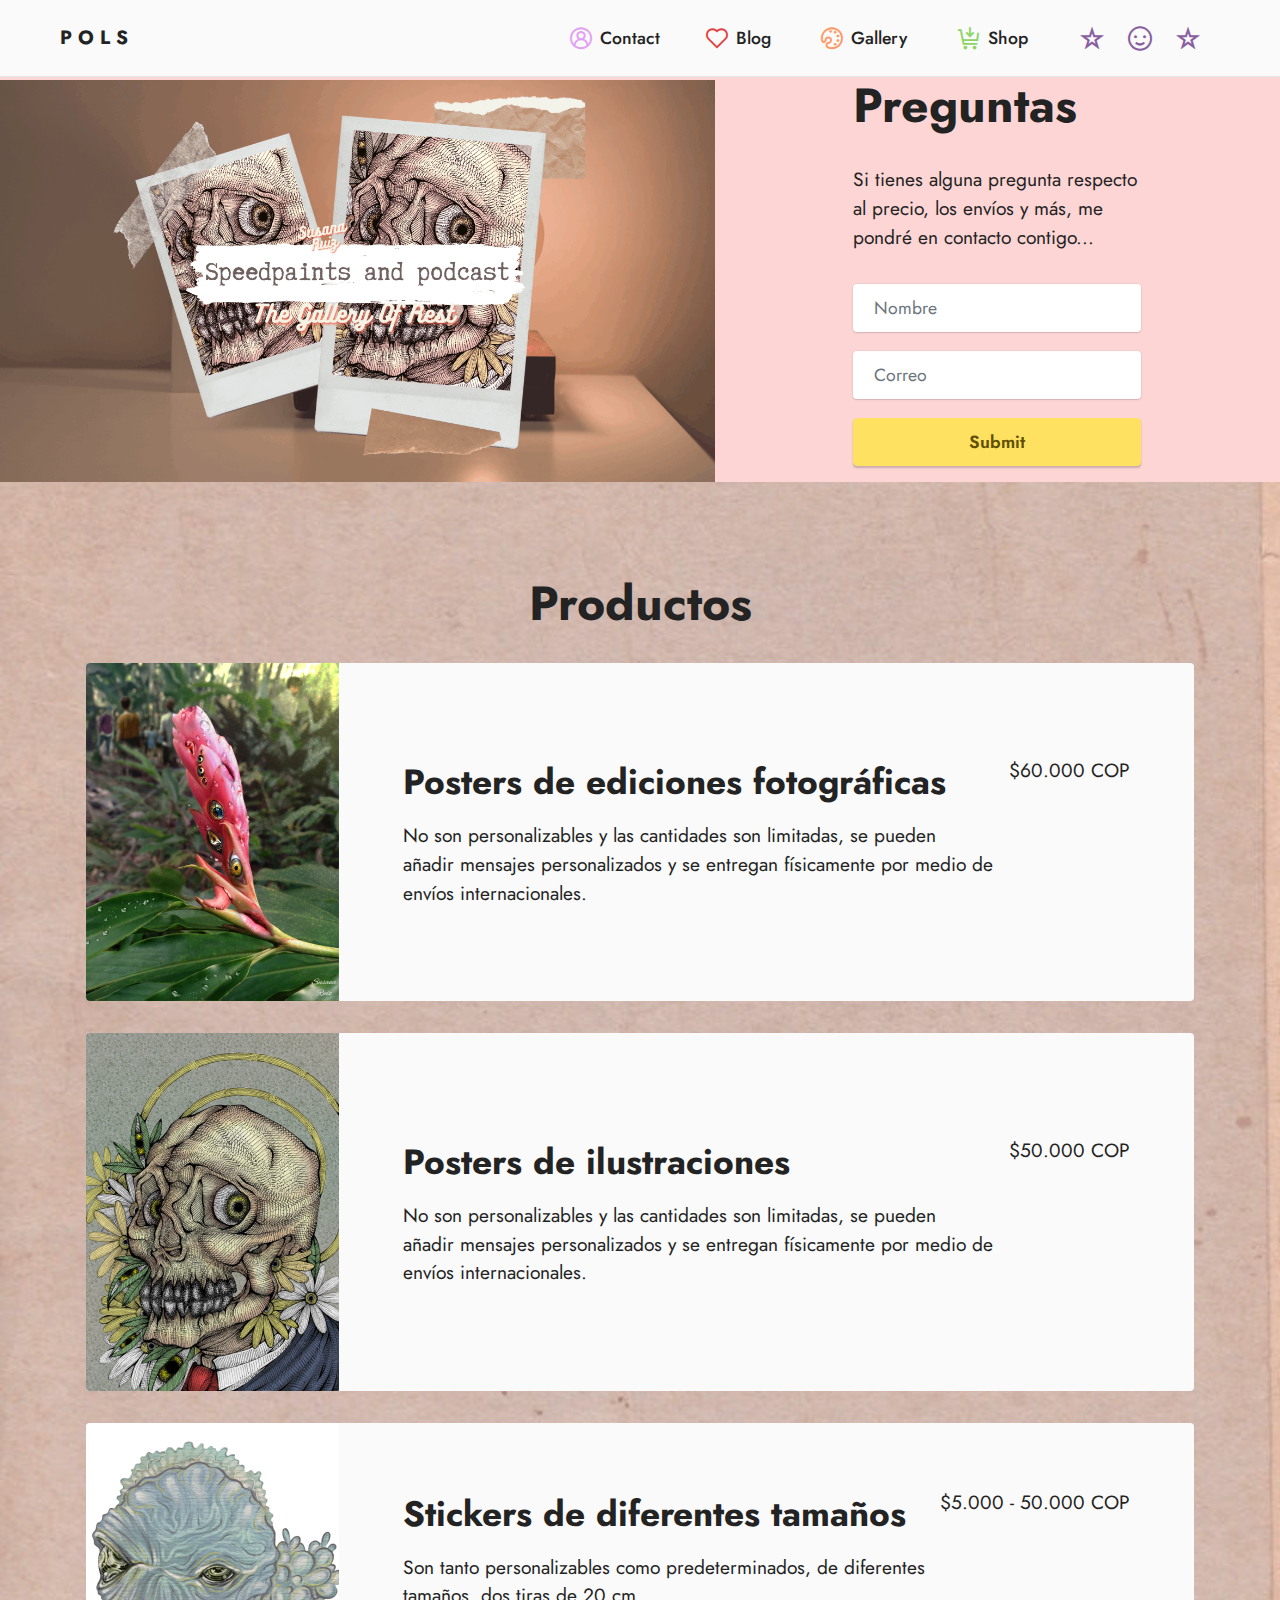
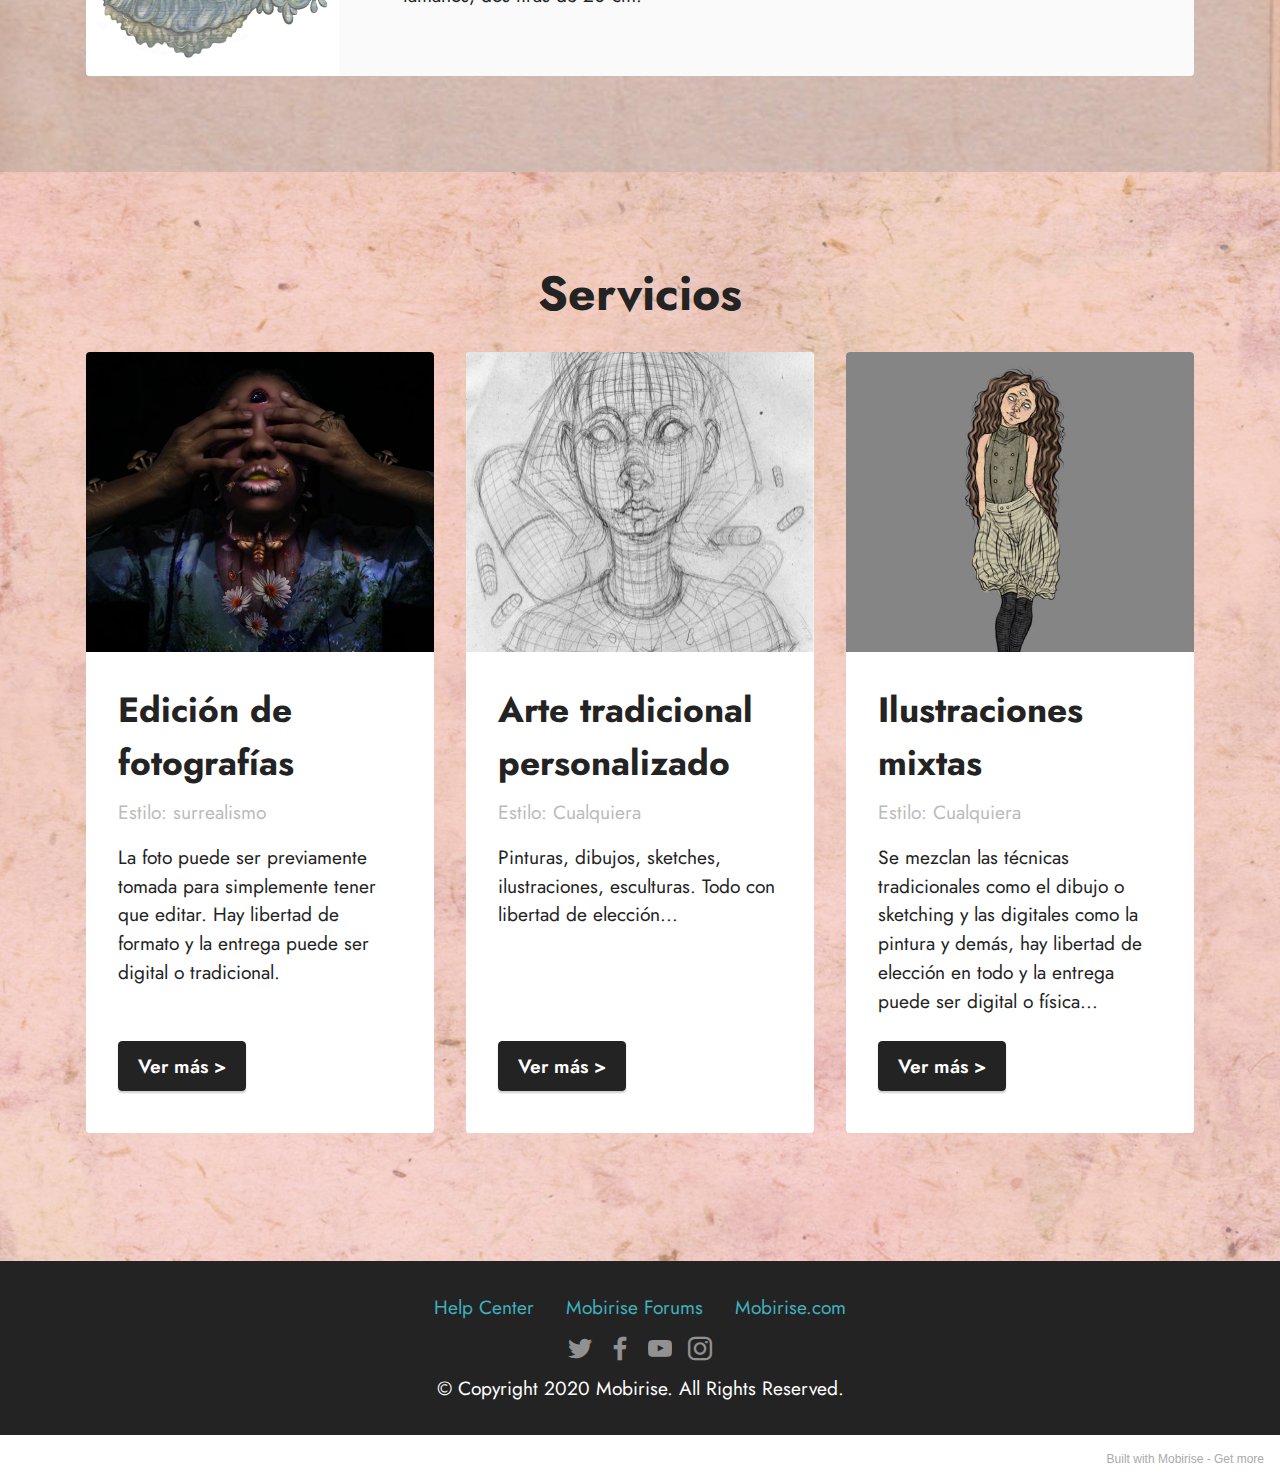
<file: page4.html>
<!DOCTYPE html>
<html  >
<head>
  <!-- Site made with Mobirise Website Builder v5.3.0, https://mobirise.com -->
  <meta charset="UTF-8">
  <meta http-equiv="X-UA-Compatible" content="IE=edge">
  <meta name="generator" content="Mobirise v5.3.0, mobirise.com">
  <meta name="viewport" content="width=device-width, initial-scale=1, minimum-scale=1">
  <link rel="shortcut icon" href="assets/images/log-2-172x115.png" type="image/x-icon">
  <meta name="description" content="">
  
  
  <title>Shop</title>
  <link rel="stylesheet" href="assets/web/assets/mobirise-icons2/mobirise2.css">
  <link rel="stylesheet" href="assets/tether/tether.min.css">
  <link rel="stylesheet" href="assets/bootstrap/css/bootstrap.min.css">
  <link rel="stylesheet" href="assets/bootstrap/css/bootstrap-grid.min.css">
  <link rel="stylesheet" href="assets/bootstrap/css/bootstrap-reboot.min.css">
  <link rel="stylesheet" href="assets/dropdown/css/style.css">
  <link rel="stylesheet" href="assets/formstyler/jquery.formstyler.css">
  <link rel="stylesheet" href="assets/formstyler/jquery.formstyler.theme.css">
  <link rel="stylesheet" href="assets/datepicker/jquery.datetimepicker.min.css">
  <link rel="stylesheet" href="assets/socicon/css/styles.css">
  <link rel="stylesheet" href="assets/theme/css/style.css">
  <link rel="preload" as="style" href="assets/mobirise/css/mbr-additional.css"><link rel="stylesheet" href="assets/mobirise/css/mbr-additional.css" type="text/css">
  
  
  
  
</head>
<body>
  
  <section class="menu cid-s48OLK6784" once="menu" id="menu1-15">
    
    <nav class="navbar navbar-dropdown navbar-fixed-top navbar-expand-lg">
        <div class="container-fluid">
            <div class="navbar-brand">
                
                <span class="navbar-caption-wrap"><a class="navbar-caption text-black text-primary display-7" href="index.html">&nbsp; P O L S</a></span>
            </div>
            <button class="navbar-toggler" type="button" data-toggle="collapse" data-target="#navbarSupportedContent" aria-controls="navbarNavAltMarkup" aria-expanded="false" aria-label="Toggle navigation">
                <div class="hamburger">
                    <span></span>
                    <span></span>
                    <span></span>
                    <span></span>
                </div>
            </button>
            <div class="collapse navbar-collapse" id="navbarSupportedContent">
                <ul class="navbar-nav nav-dropdown nav-right" data-app-modern-menu="true"><li class="nav-item"><a class="nav-link link text-black text-primary display-4" href="page1.html"><span class="mobi-mbri mobi-mbri-user-2 mbr-iconfont mbr-iconfont-btn" style="color: rgb(226, 160, 242);"></span>Contact</a></li>
                    <li class="nav-item"><a class="nav-link link text-black text-primary display-4" href="page3.html"><span class="mobi-mbri mobi-mbri-hearth mbr-iconfont mbr-iconfont-btn" style="color: rgb(228, 63, 63);"></span>
                            Blog&nbsp;</a></li><li class="nav-item"><a class="nav-link link text-black text-primary display-4" href="page2.html"><span class="mobi-mbri mobi-mbri-change-style mbr-iconfont mbr-iconfont-btn" style="color: rgb(255, 153, 102);"></span>Gallery&nbsp;</a></li><li class="nav-item"><a class="nav-link link text-black text-primary display-4" href="page4.html"><span class="mobi-mbri mobi-mbri-cart-add mbr-iconfont mbr-iconfont-btn" style="color: rgb(140, 212, 101);"></span>Shop&nbsp;</a></li></ul>
                <div class="icons-menu">
                    <a class="iconfont-wrapper" href="https://mobiri.se" target="_blank">
                        <span class="p-2 mbr-iconfont mobi-mbri-star mobi-mbri"></span>
                    </a>
                    <a class="iconfont-wrapper" href="index.html" target="_blank">
                        <span class="p-2 mbr-iconfont mobi-mbri-smile-face mobi-mbri"></span>
                    </a>
                    <a class="iconfont-wrapper" href="https://mobiri.se" target="_blank">
                        <span class="p-2 mbr-iconfont mobi-mbri-star mobi-mbri"></span>
                    </a>
                    
                </div>
                
            </div>
        </div>
    </nav>

</section>

<section class="form3 cid-svbqzpJiOS" id="form3-17">

    

    

    <div class="container-fluid">
        <div class="row justify-content-center">
            <div class="col-lg-7 col-12">
                <div class="image-wrapper">
                    <img class="w-100" src="assets/images/0001-18572194048-20210319-201034-1313x739.png" alt="Mobirise">
                </div>
            </div>
            <div class="col-lg-3 offset-lg-1 mbr-form" data-form-type="formoid">
                <form action="https://mobirise.eu/" method="POST" class="mbr-form form-with-styler" data-form-title="Form Name"><input type="hidden" name="email" data-form-email="true" value="ffvp1oxhUSrUf1+j+/X+8bMimUAJN6iw5Sxx/q17z+opBoiQvuSqye8nSskpfgxLGp1vearzzmCNoDPMryiFvHbO2zbmxYfXJhYQUHhfhB5wmNlBCnz9JrNXwEOYP0PK">
                    <div class="row">
                        <div hidden="hidden" data-form-alert="" class="alert alert-success col-12">Tu respuesta está en camino!</div>
                        <div hidden="hidden" data-form-alert-danger="" class="alert alert-danger col-12">Oops...! some
                            problem!</div>
                    </div>
                    <div class="dragArea row">
                        <div class="col-lg-12 col-md-12 col-sm-12">
                            <h1 class="mbr-section-title mb-4 display-2">
                                <strong>Preguntas</strong></h1>
                        </div>
                        <div class="col-lg-12 col-md-12 col-sm-12">
                            <p class="mbr-text mbr-fonts-style mb-4 display-7">Si tienes alguna pregunta respecto al precio, los envíos y más, me pondré en contacto contigo...</p>
                        </div>
                        <div data-for="name" class="col-lg-12 col-md col-sm-12 form-group">
                            <input type="text" name="name" placeholder="Nombre" data-form-field="name" class="form-control" value="" id="name-form3-17">
                        </div>
                        <div class="col-lg-12 col-md col-sm-12 form-group" data-for="email">
                            <input type="email" name="email" placeholder="Correo" data-form-field="email" class="form-control" value="" id="email-form3-17">
                        </div>
                        <div class="col-md-auto col-12 mbr-section-btn"><button type="submit" class="btn btn-warning display-4">Submit</button></div>
                    </div>
                </form>
            </div>
            <div class="offset-lg-1"></div>
        </div>
    </div>
</section>

<section class="features10 cid-svbqN5ZenR" id="features11-18">
    <!---->
    
    <div class="mbr-overlay" style="opacity: 0.4; background-color: rgb(253, 213, 213);">
    </div>
    <div class="container">
        <div class="title">
            <h3 class="mbr-section-title mbr-fonts-style mb-4 display-2">
                <strong>Productos</strong></h3>
            
        </div>
        <div class="card">
            <div class="card-wrapper">
                <div class="row align-items-center">
                    <div class="col-12 col-md-3">
                        <div class="image-wrapper">
                            <img src="assets/images/editada-506x675.jpg" alt="Mobirise" title="">
                        </div>
                    </div>
                    <div class="col-12 col-md">
                        <div class="card-box">
                            <div class="row">
                                <div class="col-12">
                                    <div class="top-line">
                                        <h4 class="card-title mbr-fonts-style display-5"><strong>Posters de ediciones fotográficas</strong></h4>
                                        <p class="cost mbr-fonts-style display-7">
                                            $60.000 COP<br></p>
                                    </div>
                                </div>
                                <div class="col-12">
                                    <div class="bottom-line">
                                        <p class="mbr-text mbr-fonts-style m-0 display-7">No son personalizables y las cantidades son limitadas, se pueden&nbsp;<br>añadir mensajes personalizados y se entregan físicamente por medio de&nbsp;<br>envíos internacionales.</p>
                                    </div>
                                </div>
                            </div>
                        </div>
                    </div>
                </div>
            </div>
        </div>
        <div class="card">
            <div class="card-wrapper">
                <div class="row align-items-center">
                    <div class="col-12 col-md-3">
                        <div class="image-wrapper">
                            <img src="assets/images/omni2-506x716.jpg" alt="Mobirise" title="">
                        </div>
                    </div>
                    <div class="col-12 col-md">
                        <div class="card-box">
                            <div class="row">
                                <div class="col-12">
                                    <div class="top-line">
                                        <h4 class="card-title mbr-fonts-style display-5"><strong>Posters de ilustraciones</strong></h4>
                                        <p class="cost mbr-fonts-style display-7">
                                            $50.000 COP</p>
                                    </div>
                                </div>
                                <div class="col-12">
                                    <div class="bottom-line">
                                        <p class="mbr-text mbr-fonts-style m-0 display-7">No son personalizables y las cantidades son limitadas, se pueden 
<br>añadir mensajes personalizados y se entregan físicamente por medio de 
<br>envíos internacionales.</p>
                                    </div>
                                </div>
                            </div>
                        </div>
                    </div>
                </div>
            </div>
        </div>
        <div class="card">
            <div class="card-wrapper">
                <div class="row align-items-center">
                    <div class="col-12 col-md-3">
                        <div class="image-wrapper">
                            <img src="assets/images/waterbeing1w2-506x506.png" alt="Mobirise" title="">
                        </div>
                    </div>
                    <div class="col-12 col-md">
                        <div class="card-box">
                            <div class="row">
                                <div class="col-12">
                                    <div class="top-line">
                                        <h4 class="card-title mbr-fonts-style display-5"><strong>Stickers de diferentes tamaños</strong></h4>
                                        <p class="cost mbr-fonts-style display-7">
                                            $5.000 - 50.000 COP</p>
                                    </div>
                                </div>
                                <div class="col-12">
                                    <div class="bottom-line">
                                        <p class="mbr-text mbr-fonts-style m-0 display-7">
                                            Son tanto personalizables como predeterminados, de diferentes <br>tamaños, dos tiras de 20 cm.&nbsp;</p>
                                    </div>
                                </div>
                            </div>
                        </div>
                    </div>
                </div>
            </div>
        </div>
        
        
        
    </div>
</section>

<section class="features4 cid-svbqXSQ4nq" id="features4-19">
    
    <div class="mbr-overlay"></div>
    <div class="container">
        <div class="mbr-section-head">
            <h4 class="mbr-section-title mbr-fonts-style align-center mb-0 display-2">
                <strong>Servicios</strong></h4>
            
        </div>
        <div class="row mt-4">
            <div class="item features-image сol-12 col-md-6 col-lg-4">
                <div class="item-wrapper">
                    <div class="item-img">
                        <img src="assets/images/veronica-696x521.jpg" alt="" title="">
                    </div>
                    <div class="item-content">
                        <h5 class="item-title mbr-fonts-style display-5"><strong>Edición de fotografías</strong></h5>
                        <h6 class="item-subtitle mbr-fonts-style mt-1 display-7">Estilo: surrealismo</h6>
                        <p class="mbr-text mbr-fonts-style mt-3 display-7">La foto puede ser previamente tomada para simplemente tener que editar. Hay libertad de formato y la entrega puede ser digital o tradicional.</p>
                    </div>
                    <div class="mbr-section-btn item-footer mt-2"><a href="" class="btn item-btn btn-black display-7" target="_blank">Ver más &gt;</a></div>
                </div>
            </div>
            <div class="item features-image сol-12 col-md-6 col-lg-4">
                <div class="item-wrapper">
                    <div class="item-img">
                        <img src="assets/images/dibujo015-696x1059.jpg" alt="" title="">
                    </div>
                    <div class="item-content">
                        <h5 class="item-title mbr-fonts-style display-5"><strong>Arte tradicional personalizado</strong></h5>
                        <h6 class="item-subtitle mbr-fonts-style mt-1 display-7">
                            Estilo: Cualquiera</h6>
                        <p class="mbr-text mbr-fonts-style mt-3 display-7">Pinturas, dibujos, sketches, ilustraciones, esculturas. Todo con libertad de elección...&nbsp;</p>
                    </div>
                    <div class="mbr-section-btn item-footer mt-2"><a href="" class="btn item-btn btn-black display-7" target="_blank">Ver más &gt;</a></div>
                </div>
            </div>
            <div class="item features-image сol-12 col-md-6 col-lg-4">
                <div class="item-wrapper">
                    <div class="item-img">
                        <img src="assets/images/yo-512x512.jpg" alt="" title="">
                    </div>
                    <div class="item-content">
                        <h5 class="item-title mbr-fonts-style display-5"><strong>Ilustraciones mixtas</strong></h5>
                        <h6 class="item-subtitle mbr-fonts-style mt-1 display-7">Estilo: Cualquiera</h6>
                        <p class="mbr-text mbr-fonts-style mt-3 display-7">Se mezclan las técnicas tradicionales como el dibujo o sketching y las digitales como la pintura y demás, hay libertad de elección en todo y la entrega puede ser digital o física...&nbsp;<br></p>
                    </div>
                    <div class="mbr-section-btn item-footer mt-2"><a href="" class="btn item-btn btn-black display-7" target="_blank">Ver más &gt;</a></div>
                </div>
            </div>

        </div>
    </div>
</section>

<section class="footer3 cid-s48P1Icc8J" once="footers" id="footer3-16">

    

    

    <div class="container">
        <div class="media-container-row align-center mbr-white">
            <div class="row row-links">
                <ul class="foot-menu">
                    
                    
                    
                    
                    
                <li class="foot-menu-item mbr-fonts-style display-7"><a href="https://mobirise.com/help/" class="text-success">Help Center</a></li><li class="foot-menu-item mbr-fonts-style display-7"><a href="http://forums.mobirise.com/" class="text-success">Mobirise Forums</a></li><li class="foot-menu-item mbr-fonts-style display-7"><a href="https://mobirise.com/" class="text-success">Mobirise.com</a></li></ul>
            </div>
            <div class="row social-row">
                <div class="social-list align-right pb-2">
                    
                    
                    
                    
                    
                    
                <div class="soc-item">
                        <a href="https://twitter.com/mobirise" target="_blank">
                            <span class="socicon-twitter socicon mbr-iconfont mbr-iconfont-social"></span>
                        </a>
                    </div><div class="soc-item">
                        <a href="https://www.facebook.com/pages/Mobirise/1616226671953247" target="_blank">
                            <span class="socicon-facebook socicon mbr-iconfont mbr-iconfont-social"></span>
                        </a>
                    </div><div class="soc-item">
                        <a href="https://www.youtube.com/c/mobirise" target="_blank">
                            <span class="socicon-youtube socicon mbr-iconfont mbr-iconfont-social"></span>
                        </a>
                    </div><div class="soc-item">
                        <a href="https://instagram.com/mobirise" target="_blank">
                            <span class="mbr-iconfont mbr-iconfont-social socicon-instagram socicon"></span>
                        </a>
                    </div></div>
            </div>
            <div class="row row-copirayt">
                <p class="mbr-text mb-0 mbr-fonts-style mbr-white align-center display-7">
                    © Copyright 2020 Mobirise. All Rights Reserved.
                </p>
            </div>
        </div>
    </div>
</section><section style="background-color: #fff; font-family: -apple-system, BlinkMacSystemFont, 'Segoe UI', 'Roboto', 'Helvetica Neue', Arial, sans-serif; color:#aaa; font-size:12px; padding: 0; align-items: center; display: flex;"><a href="https://mobirise.site/h" style="flex: 1 1; height: 3rem; padding-left: 1rem;"></a><p style="flex: 0 0 auto; margin:0; padding-right:1rem;">Built with Mobirise - <a href="https://mobirise.site/m" style="color:#aaa;">Get more</a></p></section><script src="assets/web/assets/jquery/jquery.min.js"></script>  <script src="assets/popper/popper.min.js"></script>  <script src="assets/tether/tether.min.js"></script>  <script src="assets/bootstrap/js/bootstrap.min.js"></script>  <script src="assets/smoothscroll/smooth-scroll.js"></script>  <script src="assets/dropdown/js/nav-dropdown.js"></script>  <script src="assets/dropdown/js/navbar-dropdown.js"></script>  <script src="assets/touchswipe/jquery.touch-swipe.min.js"></script>  <script src="assets/formstyler/jquery.formstyler.js"></script>  <script src="assets/formstyler/jquery.formstyler.min.js"></script>  <script src="assets/datepicker/jquery.datetimepicker.full.js"></script>  <script src="assets/theme/js/script.js"></script>  <script src="assets/formoid/formoid.min.js"></script>  
  
  
</body>
</html>
</file>
<file: assets/web/assets/mobirise-icons2/mobirise2.css>
@font-face {
  font-family: 'Moririse2';
  font-display: swap;
  src:  url('mobirise2.eot?f2bix4');
  src:  url('mobirise2.eot?f2bix4#iefix') format('embedded-opentype'),
    url('mobirise2.ttf?f2bix4') format('truetype'),
    url('mobirise2.woff?f2bix4') format('woff'),
    url('mobirise2.svg?f2bix4#mobirise2') format('svg');
  font-weight: normal;
  font-style: normal;
}

[class^="mobi-"], [class*=" mobi-"] {
  /* use !important to prevent issues with browser extensions that change fonts */
  font-family: 'Moririse2' !important;
  speak: none;
  font-style: normal;
  font-weight: normal;
  font-variant: normal;
  text-transform: none;
  line-height: 1;

  /* Better Font Rendering =========== */
  -webkit-font-smoothing: antialiased;
  -moz-osx-font-smoothing: grayscale;
}

.mobi-mbri-add-submenu:before {
  content: "\e900";
}
.mobi-mbri-alert:before {
  content: "\e901";
}
.mobi-mbri-align-center:before {
  content: "\e902";
}
.mobi-mbri-align-justify:before {
  content: "\e903";
}
.mobi-mbri-align-left:before {
  content: "\e904";
}
.mobi-mbri-align-right:before {
  content: "\e905";
}
.mobi-mbri-android:before {
  content: "\e906";
}
.mobi-mbri-apple:before {
  content: "\e907";
}
.mobi-mbri-arrow-down:before {
  content: "\e908";
}
.mobi-mbri-arrow-next:before {
  content: "\e909";
}
.mobi-mbri-arrow-prev:before {
  content: "\e90a";
}
.mobi-mbri-arrow-up:before {
  content: "\e90b";
}
.mobi-mbri-bold:before {
  content: "\e90c";
}
.mobi-mbri-bookmark:before {
  content: "\e90d";
}
.mobi-mbri-bootstrap:before {
  content: "\e90e";
}
.mobi-mbri-briefcase:before {
  content: "\e90f";
}
.mobi-mbri-browse:before {
  content: "\e910";
}
.mobi-mbri-bulleted-list:before {
  content: "\e911";
}
.mobi-mbri-calendar:before {
  content: "\e912";
}
.mobi-mbri-camera:before {
  content: "\e913";
}
.mobi-mbri-cart-add:before {
  content: "\e914";
}
.mobi-mbri-cart-full:before {
  content: "\e915";
}
.mobi-mbri-cash:before {
  content: "\e916";
}
.mobi-mbri-change-style:before {
  content: "\e917";
}
.mobi-mbri-chat:before {
  content: "\e918";
}
.mobi-mbri-clock:before {
  content: "\e919";
}
.mobi-mbri-close:before {
  content: "\e91a";
}
.mobi-mbri-cloud:before {
  content: "\e91b";
}
.mobi-mbri-code:before {
  content: "\e91c";
}
.mobi-mbri-contact-form:before {
  content: "\e91d";
}
.mobi-mbri-credit-card:before {
  content: "\e91e";
}
.mobi-mbri-cursor-click:before {
  content: "\e91f";
}
.mobi-mbri-cust-feedback:before {
  content: "\e920";
}
.mobi-mbri-database:before {
  content: "\e921";
}
.mobi-mbri-delivery:before {
  content: "\e922";
}
.mobi-mbri-desktop:before {
  content: "\e923";
}
.mobi-mbri-devices:before {
  content: "\e924";
}
.mobi-mbri-down:before {
  content: "\e925";
}
.mobi-mbri-download-2:before {
  content: "\e926";
}
.mobi-mbri-download:before {
  content: "\e927";
}
.mobi-mbri-drag-n-drop-2:before {
  content: "\e928";
}
.mobi-mbri-drag-n-drop:before {
  content: "\e929";
}
.mobi-mbri-edit-2:before {
  content: "\e92a";
}
.mobi-mbri-edit:before {
  content: "\e92b";
}
.mobi-mbri-error:before {
  content: "\e92c";
}
.mobi-mbri-extension:before {
  content: "\e92d";
}
.mobi-mbri-features:before {
  content: "\e92e";
}
.mobi-mbri-file:before {
  content: "\e92f";
}
.mobi-mbri-flag:before {
  content: "\e930";
}
.mobi-mbri-folder:before {
  content: "\e931";
}
.mobi-mbri-gift:before {
  content: "\e932";
}
.mobi-mbri-github:before {
  content: "\e933";
}
.mobi-mbri-globe-2:before {
  content: "\e934";
}
.mobi-mbri-globe:before {
  content: "\e935";
}
.mobi-mbri-growing-chart:before {
  content: "\e936";
}
.mobi-mbri-hearth:before {
  content: "\e937";
}
.mobi-mbri-help:before {
  content: "\e938";
}
.mobi-mbri-home:before {
  content: "\e939";
}
.mobi-mbri-hot-cup:before {
  content: "\e93a";
}
.mobi-mbri-idea:before {
  content: "\e93b";
}
.mobi-mbri-image-gallery:before {
  content: "\e93c";
}
.mobi-mbri-image-slider:before {
  content: "\e93d";
}
.mobi-mbri-info:before {
  content: "\e93e";
}
.mobi-mbri-italic:before {
  content: "\e93f";
}
.mobi-mbri-key:before {
  content: "\e940";
}
.mobi-mbri-laptop:before {
  content: "\e941";
}
.mobi-mbri-layers:before {
  content: "\e942";
}
.mobi-mbri-left-right:before {
  content: "\e943";
}
.mobi-mbri-left:before {
  content: "\e944";
}
.mobi-mbri-letter:before {
  content: "\e945";
}
.mobi-mbri-like:before {
  content: "\e946";
}
.mobi-mbri-link:before {
  content: "\e947";
}
.mobi-mbri-lock:before {
  content: "\e948";
}
.mobi-mbri-login:before {
  content: "\e949";
}
.mobi-mbri-logout:before {
  content: "\e94a";
}
.mobi-mbri-magic-stick:before {
  content: "\e94b";
}
.mobi-mbri-map-pin:before {
  content: "\e94c";
}
.mobi-mbri-menu:before {
  content: "\e94d";
}
.mobi-mbri-mobile-2:before {
  content: "\e94e";
}
.mobi-mbri-mobile-horizontal:before {
  content: "\e94f";
}
.mobi-mbri-mobile:before {
  content: "\e950";
}
.mobi-mbri-mobirise:before {
  content: "\e951";
}
.mobi-mbri-more-horizontal:before {
  content: "\e952";
}
.mobi-mbri-more-vertical:before {
  content: "\e953";
}
.mobi-mbri-music:before {
  content: "\e954";
}
.mobi-mbri-new-file:before {
  content: "\e955";
}
.mobi-mbri-numbered-list:before {
  content: "\e956";
}
.mobi-mbri-opened-folder:before {
  content: "\e957";
}
.mobi-mbri-pages:before {
  content: "\e958";
}
.mobi-mbri-paper-plane:before {
  content: "\e959";
}
.mobi-mbri-paperclip:before {
  content: "\e95a";
}
.mobi-mbri-phone:before {
  content: "\e95b";
}
.mobi-mbri-photo:before {
  content: "\e95c";
}
.mobi-mbri-photos:before {
  content: "\e95d";
}
.mobi-mbri-pin:before {
  content: "\e95e";
}
.mobi-mbri-play:before {
  content: "\e95f";
}
.mobi-mbri-plus:before {
  content: "\e960";
}
.mobi-mbri-preview:before {
  content: "\e961";
}
.mobi-mbri-print:before {
  content: "\e962";
}
.mobi-mbri-protect:before {
  content: "\e963";
}
.mobi-mbri-question:before {
  content: "\e964";
}
.mobi-mbri-quote-left:before {
  content: "\e965";
}
.mobi-mbri-quote-right:before {
  content: "\e966";
}
.mobi-mbri-redo:before {
  content: "\e967";
}
.mobi-mbri-refresh:before {
  content: "\e968";
}
.mobi-mbri-responsive-2:before {
  content: "\e969";
}
.mobi-mbri-responsive:before {
  content: "\e96a";
}
.mobi-mbri-right:before {
  content: "\e96b";
}
.mobi-mbri-rocket:before {
  content: "\e96c";
}
.mobi-mbri-sad-face:before {
  content: "\e96d";
}
.mobi-mbri-sale:before {
  content: "\e96e";
}
.mobi-mbri-save:before {
  content: "\e96f";
}
.mobi-mbri-search:before {
  content: "\e970";
}
.mobi-mbri-setting-2:before {
  content: "\e971";
}
.mobi-mbri-setting-3:before {
  content: "\e972";
}
.mobi-mbri-setting:before {
  content: "\e973";
}
.mobi-mbri-share:before {
  content: "\e974";
}
.mobi-mbri-shopping-bag:before {
  content: "\e975";
}
.mobi-mbri-shopping-basket:before {
  content: "\e976";
}
.mobi-mbri-shopping-cart:before {
  content: "\e977";
}
.mobi-mbri-sites:before {
  content: "\e978";
}
.mobi-mbri-smile-face:before {
  content: "\e979";
}
.mobi-mbri-speed:before {
  content: "\e97a";
}
.mobi-mbri-star:before {
  content: "\e97b";
}
.mobi-mbri-success:before {
  content: "\e97c";
}
.mobi-mbri-sun:before {
  content: "\e97d";
}
.mobi-mbri-sun2:before {
  content: "\e97e";
}
.mobi-mbri-tablet-vertical:before {
  content: "\e97f";
}
.mobi-mbri-tablet:before {
  content: "\e980";
}
.mobi-mbri-target:before {
  content: "\e981";
}
.mobi-mbri-timer:before {
  content: "\e982";
}
.mobi-mbri-to-ftp:before {
  content: "\e983";
}
.mobi-mbri-to-local-drive:before {
  content: "\e984";
}
.mobi-mbri-touch-swipe:before {
  content: "\e985";
}
.mobi-mbri-touch:before {
  content: "\e986";
}
.mobi-mbri-trash:before {
  content: "\e987";
}
.mobi-mbri-underline:before {
  content: "\e988";
}
.mobi-mbri-undo:before {
  content: "\e989";
}
.mobi-mbri-unlink:before {
  content: "\e98a";
}
.mobi-mbri-unlock:before {
  content: "\e98b";
}
.mobi-mbri-up-down:before {
  content: "\e98c";
}
.mobi-mbri-up:before {
  content: "\e98d";
}
.mobi-mbri-update:before {
  content: "\e98e";
}
.mobi-mbri-upload-2:before {
  content: "\e98f";
}
.mobi-mbri-upload:before {
  content: "\e990";
}
.mobi-mbri-user-2:before {
  content: "\e991";
}
.mobi-mbri-user:before {
  content: "\e992";
}
.mobi-mbri-users:before {
  content: "\e993";
}
.mobi-mbri-video-play:before {
  content: "\e994";
}
.mobi-mbri-video:before {
  content: "\e995";
}
.mobi-mbri-watch:before {
  content: "\e996";
}
.mobi-mbri-website-theme-2:before {
  content: "\e997";
}
.mobi-mbri-website-theme:before {
  content: "\e998";
}
.mobi-mbri-wifi:before {
  content: "\e999";
}
.mobi-mbri-windows:before {
  content: "\e99a";
}
.mobi-mbri-zoom-in:before {
  content: "\e99b";
}
.mobi-mbri-zoom-out:before {
  content: "\e99c";
}
</file>
<file: assets/dropdown/css/style.css>
.navbar-dropdown {
  left: 0;
  padding: 0;
  position: absolute;
  right: 0;
  top: 0;
  transition: all 0.45s ease;
  z-index: 1030;
  background: #282828; }
  .navbar-dropdown .navbar-logo {
    margin-right: 0.8rem;
    transition: margin 0.3s ease-in-out;
    vertical-align: middle; }
    .navbar-dropdown .navbar-logo img {
      height: 3.125rem;
      transition: all 0.3s ease-in-out; }
    .navbar-dropdown .navbar-logo.mbr-iconfont {
      font-size: 3.125rem;
      line-height: 3.125rem; }
  .navbar-dropdown .navbar-caption {
    font-weight: 700;
    white-space: normal;
    vertical-align: -4px;
    line-height: 3.125rem !important; }
    .navbar-dropdown .navbar-caption, .navbar-dropdown .navbar-caption:hover {
      color: inherit;
      text-decoration: none; }
  .navbar-dropdown .mbr-iconfont + .navbar-caption {
    vertical-align: -1px; }
  .navbar-dropdown.navbar-fixed-top {
    position: fixed; }
  .navbar-dropdown .navbar-brand span {
    vertical-align: -4px; }
  .navbar-dropdown.bg-color.transparent {
    background: none; }
  .navbar-dropdown.navbar-short .navbar-brand {
    padding: 0.625rem 0; }
    .navbar-dropdown.navbar-short .navbar-brand span {
      vertical-align: -1px; }
  .navbar-dropdown.navbar-short .navbar-caption {
    line-height: 2.375rem !important;
    vertical-align: -2px; }
  .navbar-dropdown.navbar-short .navbar-logo {
    margin-right: 0.5rem; }
    .navbar-dropdown.navbar-short .navbar-logo img {
      height: 2.375rem; }
    .navbar-dropdown.navbar-short .navbar-logo.mbr-iconfont {
      font-size: 2.375rem;
      line-height: 2.375rem; }
  .navbar-dropdown.navbar-short .mbr-table-cell {
    height: 3.625rem; }
  .navbar-dropdown .navbar-close {
    left: 0.6875rem;
    position: fixed;
    top: 0.75rem;
    z-index: 1000; }
  .navbar-dropdown .hamburger-icon {
    content: "";
    display: inline-block;
    vertical-align: middle;
    width: 16px;
    -webkit-box-shadow: 0 -6px 0 1px #282828,0 0 0 1px #282828,0 6px 0 1px #282828;
    -moz-box-shadow: 0 -6px 0 1px #282828,0 0 0 1px #282828,0 6px 0 1px #282828;
    box-shadow: 0 -6px 0 1px #282828,0 0 0 1px #282828,0 6px 0 1px #282828; }

.dropdown-menu .dropdown-toggle[data-toggle="dropdown-submenu"]::after {
  border-bottom: 0.35em solid transparent;
  border-left: 0.35em solid;
  border-right: 0;
  border-top: 0.35em solid transparent;
  margin-left: 0.3rem; }

.dropdown-menu .dropdown-item:focus {
  outline: 0; }

.nav-dropdown {
  font-size: 0.75rem;
  font-weight: 500;
  height: auto !important; }
  .nav-dropdown .nav-btn {
    padding-left: 1rem; }
  .nav-dropdown .link {
    margin: .667em 1.667em;
    font-weight: 500;
    padding: 0;
    transition: color .2s ease-in-out; }
    .nav-dropdown .link.dropdown-toggle {
      margin-right: 2.583em; }
      .nav-dropdown .link.dropdown-toggle::after {
        margin-left: .25rem;
        border-top: 0.35em solid;
        border-right: 0.35em solid transparent;
        border-left: 0.35em solid transparent;
        border-bottom: 0; }
      .nav-dropdown .link.dropdown-toggle[aria-expanded="true"] {
        margin: 0;
        padding: 0.667em 3.263em  0.667em 1.667em; }
  .nav-dropdown .link::after,
  .nav-dropdown .dropdown-item::after {
    color: inherit; }
  .nav-dropdown .btn {
    font-size: 0.75rem;
    font-weight: 700;
    letter-spacing: 0;
    margin-bottom: 0;
    padding-left: 1.25rem;
    padding-right: 1.25rem; }
  .nav-dropdown .dropdown-menu {
    border-radius: 0;
    border: 0;
    left: 0;
    margin: 0;
    padding-bottom: 1.25rem;
    padding-top: 1.25rem;
    position: relative; }
  .nav-dropdown .dropdown-submenu {
    margin-left: 0.125rem;
    top: 0; }
  .nav-dropdown .dropdown-item {
    font-weight: 500;
    line-height: 2;
    padding: 0.3846em 4.615em 0.3846em 1.5385em;
    position: relative;
    transition: color .2s ease-in-out, background-color .2s ease-in-out; }
    .nav-dropdown .dropdown-item::after {
      margin-top: -0.3077em;
      position: absolute;
      right: 1.1538em;
      top: 50%; }
    .nav-dropdown .dropdown-item:focus, .nav-dropdown .dropdown-item:hover {
      background: none; }

@media (max-width: 767px) {
  .nav-dropdown.navbar-toggleable-sm {
    bottom: 0;
    display: none;
    left: 0;
    overflow-x: hidden;
    position: fixed;
    top: 0;
    transform: translateX(-100%);
    -ms-transform: translateX(-100%);
    -webkit-transform: translateX(-100%);
    width: 18.75rem;
    z-index: 999; } }
.nav-dropdown.navbar-toggleable-xl {
  bottom: 0;
  display: none;
  left: 0;
  overflow-x: hidden;
  position: fixed;
  top: 0;
  transform: translateX(-100%);
  -ms-transform: translateX(-100%);
  -webkit-transform: translateX(-100%);
  width: 18.75rem;
  z-index: 999; }

.nav-dropdown-sm {
  display: block !important;
  overflow-x: hidden;
  overflow: auto;
  padding-top: 3.875rem; }
  .nav-dropdown-sm::after {
    content: "";
    display: block;
    height: 3rem;
    width: 100%; }
  .nav-dropdown-sm.collapse.in ~ .navbar-close {
    display: block !important; }
  .nav-dropdown-sm.collapsing, .nav-dropdown-sm.collapse.in {
    transform: translateX(0);
    -ms-transform: translateX(0);
    -webkit-transform: translateX(0);
    transition: all 0.25s ease-out;
    -webkit-transition: all 0.25s ease-out;
    background: #282828; }
  .nav-dropdown-sm.collapsing[aria-expanded="false"] {
    transform: translateX(-100%);
    -ms-transform: translateX(-100%);
    -webkit-transform: translateX(-100%); }
  .nav-dropdown-sm .nav-item {
    display: block;
    margin-left: 0 !important;
    padding-left: 0; }
  .nav-dropdown-sm .link,
  .nav-dropdown-sm .dropdown-item {
    border-top: 1px dotted rgba(255, 255, 255, 0.1);
    font-size: 0.8125rem;
    line-height: 1.6;
    margin: 0 !important;
    padding: 0.875rem 2.4rem 0.875rem 1.5625rem !important;
    position: relative;
    white-space: normal; }
    .nav-dropdown-sm .link:focus, .nav-dropdown-sm .link:hover,
    .nav-dropdown-sm .dropdown-item:focus,
    .nav-dropdown-sm .dropdown-item:hover {
      background: rgba(0, 0, 0, 0.2) !important;
      color: #c0a375; }
  .nav-dropdown-sm .nav-btn {
    position: relative;
    padding: 1.5625rem 1.5625rem 0 1.5625rem; }
    .nav-dropdown-sm .nav-btn::before {
      border-top: 1px dotted rgba(255, 255, 255, 0.1);
      content: "";
      left: 0;
      position: absolute;
      top: 0;
      width: 100%; }
    .nav-dropdown-sm .nav-btn + .nav-btn {
      padding-top: 0.625rem; }
      .nav-dropdown-sm .nav-btn + .nav-btn::before {
        display: none; }
  .nav-dropdown-sm .btn {
    padding: 0.625rem 0; }
  .nav-dropdown-sm .dropdown-toggle[data-toggle="dropdown-submenu"]::after {
    margin-left: .25rem;
    border-top: 0.35em solid;
    border-right: 0.35em solid transparent;
    border-left: 0.35em solid transparent;
    border-bottom: 0; }
  .nav-dropdown-sm .dropdown-toggle[data-toggle="dropdown-submenu"][aria-expanded="true"]::after {
    border-top: 0;
    border-right: 0.35em solid transparent;
    border-left: 0.35em solid transparent;
    border-bottom: 0.35em solid; }
  .nav-dropdown-sm .dropdown-menu {
    margin: 0;
    padding: 0;
    position: relative;
    top: 0;
    left: 0;
    width: 100%;
    border: 0;
    float: none;
    border-radius: 0;
    background: none; }
  .nav-dropdown-sm .dropdown-submenu {
    left: 100%;
    margin-left: 0.125rem;
    margin-top: -1.25rem;
    top: 0; }

.navbar-toggleable-sm .nav-dropdown .dropdown-menu {
  position: absolute; }

.navbar-toggleable-sm .nav-dropdown .dropdown-submenu {
  left: 100%;
  margin-left: 0.125rem;
  margin-top: -1.25rem;
  top: 0; }

.navbar-toggleable-sm.opened .nav-dropdown .dropdown-menu {
  position: relative; }

.navbar-toggleable-sm.opened .nav-dropdown .dropdown-submenu {
  left: 0;
  margin-left: 00rem;
  margin-top: 0rem;
  top: 0; }

.is-builder .nav-dropdown.collapsing {
  transition: none !important; }

/*# sourceMappingURL=style.css.map */
</file>
<file: assets/socicon/css/styles.css>
@charset "UTF-8";

@font-face {
  font-family: 'Socicon';
  src:  url('../fonts/socicon.eot');
  src:  url('../fonts/socicon.eot?#iefix') format('embedded-opentype'),
    url('../fonts/socicon.woff2') format('woff2'),
    url('../fonts/socicon.ttf') format('truetype'),
    url('../fonts/socicon.woff') format('woff'),
    url('../fonts/socicon.svg#socicon') format('svg');
  font-weight: normal;
  font-style: normal;
  font-display: swap;
}

[data-icon]:before {
  font-family: "socicon" !important;
  content: attr(data-icon);
  font-style: normal !important;
  font-weight: normal !important;
  font-variant: normal !important;
  text-transform: none !important;
  speak: none;
  line-height: 1;
  -webkit-font-smoothing: antialiased;
  -moz-osx-font-smoothing: grayscale;
}

[class^="socicon-"], [class*=" socicon-"] {
  /* use !important to prevent issues with browser extensions that change fonts */
  font-family: 'Socicon' !important;
  speak: none;
  font-style: normal;
  font-weight: normal;
  font-variant: normal;
  text-transform: none;
  line-height: 1;

  /* Better Font Rendering =========== */
  -webkit-font-smoothing: antialiased;
  -moz-osx-font-smoothing: grayscale;
}

.socicon-eitaa:before {
  content: "\e97c";
}
.socicon-soroush:before {
  content: "\e97d";
}
.socicon-bale:before {
  content: "\e97e";
}
.socicon-zazzle:before {
  content: "\e97b";
}
.socicon-society6:before {
  content: "\e97a";
}
.socicon-redbubble:before {
  content: "\e979";
}
.socicon-avvo:before {
  content: "\e978";
}
.socicon-stitcher:before {
  content: "\e977";
}
.socicon-googlehangouts:before {
  content: "\e974";
}
.socicon-dlive:before {
  content: "\e975";
}
.socicon-vsco:before {
  content: "\e976";
}
.socicon-flipboard:before {
  content: "\e973";
}
.socicon-ubuntu:before {
  content: "\e958";
}
.socicon-artstation:before {
  content: "\e959";
}
.socicon-invision:before {
  content: "\e95a";
}
.socicon-torial:before {
  content: "\e95b";
}
.socicon-collectorz:before {
  content: "\e95c";
}
.socicon-seenthis:before {
  content: "\e95d";
}
.socicon-googleplaymusic:before {
  content: "\e95e";
}
.socicon-debian:before {
  content: "\e95f";
}
.socicon-filmfreeway:before {
  content: "\e960";
}
.socicon-gnome:before {
  content: "\e961";
}
.socicon-itchio:before {
  content: "\e962";
}
.socicon-jamendo:before {
  content: "\e963";
}
.socicon-mix:before {
  content: "\e964";
}
.socicon-sharepoint:before {
  content: "\e965";
}
.socicon-tinder:before {
  content: "\e966";
}
.socicon-windguru:before {
  content: "\e967";
}
.socicon-cdbaby:before {
  content: "\e968";
}
.socicon-elementaryos:before {
  content: "\e969";
}
.socicon-stage32:before {
  content: "\e96a";
}
.socicon-tiktok:before {
  content: "\e96b";
}
.socicon-gitter:before {
  content: "\e96c";
}
.socicon-letterboxd:before {
  content: "\e96d";
}
.socicon-threema:before {
  content: "\e96e";
}
.socicon-splice:before {
  content: "\e96f";
}
.socicon-metapop:before {
  content: "\e970";
}
.socicon-naver:before {
  content: "\e971";
}
.socicon-remote:before {
  content: "\e972";
}
.socicon-internet:before {
  content: "\e957";
}
.socicon-moddb:before {
  content: "\e94b";
}
.socicon-indiedb:before {
  content: "\e94c";
}
.socicon-traxsource:before {
  content: "\e94d";
}
.socicon-gamefor:before {
  content: "\e94e";
}
.socicon-pixiv:before {
  content: "\e94f";
}
.socicon-myanimelist:before {
  content: "\e950";
}
.socicon-blackberry:before {
  content: "\e951";
}
.socicon-wickr:before {
  content: "\e952";
}
.socicon-spip:before {
  content: "\e953";
}
.socicon-napster:before {
  content: "\e954";
}
.socicon-beatport:before {
  content: "\e955";
}
.socicon-hackerone:before {
  content: "\e956";
}
.socicon-hackernews:before {
  content: "\e946";
}
.socicon-smashwords:before {
  content: "\e947";
}
.socicon-kobo:before {
  content: "\e948";
}
.socicon-bookbub:before {
  content: "\e949";
}
.socicon-mailru:before {
  content: "\e94a";
}
.socicon-gitlab:before {
  content: "\e945";
}
.socicon-instructables:before {
  content: "\e944";
}
.socicon-portfolio:before {
  content: "\e943";
}
.socicon-codered:before {
  content: "\e940";
}
.socicon-origin:before {
  content: "\e941";
}
.socicon-nextdoor:before {
  content: "\e942";
}
.socicon-udemy:before {
  content: "\e93f";
}
.socicon-livemaster:before {
  content: "\e93e";
}
.socicon-crunchbase:before {
  content: "\e93b";
}
.socicon-homefy:before {
  content: "\e93c";
}
.socicon-calendly:before {
  content: "\e93d";
}
.socicon-realtor:before {
  content: "\e90f";
}
.socicon-tidal:before {
  content: "\e910";
}
.socicon-qobuz:before {
  content: "\e911";
}
.socicon-natgeo:before {
  content: "\e912";
}
.socicon-mastodon:before {
  content: "\e913";
}
.socicon-unsplash:before {
  content: "\e914";
}
.socicon-homeadvisor:before {
  content: "\e915";
}
.socicon-angieslist:before {
  content: "\e916";
}
.socicon-codepen:before {
  content: "\e917";
}
.socicon-slack:before {
  content: "\e918";
}
.socicon-openaigym:before {
  content: "\e919";
}
.socicon-logmein:before {
  content: "\e91a";
}
.socicon-fiverr:before {
  content: "\e91b";
}
.socicon-gotomeeting:before {
  content: "\e91c";
}
.socicon-aliexpress:before {
  content: "\e91d";
}
.socicon-guru:before {
  content: "\e91e";
}
.socicon-appstore:before {
  content: "\e91f";
}
.socicon-homes:before {
  content: "\e920";
}
.socicon-zoom:before {
  content: "\e921";
}
.socicon-alibaba:before {
  content: "\e922";
}
.socicon-craigslist:before {
  content: "\e923";
}
.socicon-wix:before {
  content: "\e924";
}
.socicon-redfin:before {
  content: "\e925";
}
.socicon-googlecalendar:before {
  content: "\e926";
}
.socicon-shopify:before {
  content: "\e927";
}
.socicon-freelancer:before {
  content: "\e928";
}
.socicon-seedrs:before {
  content: "\e929";
}
.socicon-bing:before {
  content: "\e92a";
}
.socicon-doodle:before {
  content: "\e92b";
}
.socicon-bonanza:before {
  content: "\e92c";
}
.socicon-squarespace:before {
  content: "\e92d";
}
.socicon-toptal:before {
  content: "\e92e";
}
.socicon-gust:before {
  content: "\e92f";
}
.socicon-ask:before {
  content: "\e930";
}
.socicon-trulia:before {
  content: "\e931";
}
.socicon-loomly:before {
  content: "\e932";
}
.socicon-ghost:before {
  content: "\e933";
}
.socicon-upwork:before {
  content: "\e934";
}
.socicon-fundable:before {
  content: "\e935";
}
.socicon-booking:before {
  content: "\e936";
}
.socicon-googlemaps:before {
  content: "\e937";
}
.socicon-zillow:before {
  content: "\e938";
}
.socicon-niconico:before {
  content: "\e939";
}
.socicon-toneden:before {
  content: "\e93a";
}
.socicon-augment:before {
  content: "\e908";
}
.socicon-bitbucket:before {
  content: "\e909";
}
.socicon-fyuse:before {
  content: "\e90a";
}
.socicon-yt-gaming:before {
  content: "\e90b";
}
.socicon-sketchfab:before {
  content: "\e90c";
}
.socicon-mobcrush:before {
  content: "\e90d";
}
.socicon-microsoft:before {
  content: "\e90e";
}
.socicon-pandora:before {
  content: "\e907";
}
.socicon-messenger:before {
  content: "\e906";
}
.socicon-gamewisp:before {
  content: "\e905";
}
.socicon-bloglovin:before {
  content: "\e904";
}
.socicon-tunein:before {
  content: "\e903";
}
.socicon-gamejolt:before {
  content: "\e901";
}
.socicon-trello:before {
  content: "\e902";
}
.socicon-spreadshirt:before {
  content: "\e900";
}
.socicon-500px:before {
  content: "\e000";
}
.socicon-8tracks:before {
  content: "\e001";
}
.socicon-airbnb:before {
  content: "\e002";
}
.socicon-alliance:before {
  content: "\e003";
}
.socicon-amazon:before {
  content: "\e004";
}
.socicon-amplement:before {
  content: "\e005";
}
.socicon-android:before {
  content: "\e006";
}
.socicon-angellist:before {
  content: "\e007";
}
.socicon-apple:before {
  content: "\e008";
}
.socicon-appnet:before {
  content: "\e009";
}
.socicon-baidu:before {
  content: "\e00a";
}
.socicon-bandcamp:before {
  content: "\e00b";
}
.socicon-battlenet:before {
  content: "\e00c";
}
.socicon-mixer:before {
  content: "\e00d";
}
.socicon-bebee:before {
  content: "\e00e";
}
.socicon-bebo:before {
  content: "\e00f";
}
.socicon-behance:before {
  content: "\e010";
}
.socicon-blizzard:before {
  content: "\e011";
}
.socicon-blogger:before {
  content: "\e012";
}
.socicon-buffer:before {
  content: "\e013";
}
.socicon-chrome:before {
  content: "\e014";
}
.socicon-coderwall:before {
  content: "\e015";
}
.socicon-curse:before {
  content: "\e016";
}
.socicon-dailymotion:before {
  content: "\e017";
}
.socicon-deezer:before {
  content: "\e018";
}
.socicon-delicious:before {
  content: "\e019";
}
.socicon-deviantart:before {
  content: "\e01a";
}
.socicon-diablo:before {
  content: "\e01b";
}
.socicon-digg:before {
  content: "\e01c";
}
.socicon-discord:before {
  content: "\e01d";
}
.socicon-disqus:before {
  content: "\e01e";
}
.socicon-douban:before {
  content: "\e01f";
}
.socicon-draugiem:before {
  content: "\e020";
}
.socicon-dribbble:before {
  content: "\e021";
}
.socicon-drupal:before {
  content: "\e022";
}
.socicon-ebay:before {
  content: "\e023";
}
.socicon-ello:before {
  content: "\e024";
}
.socicon-endomodo:before {
  content: "\e025";
}
.socicon-envato:before {
  content: "\e026";
}
.socicon-etsy:before {
  content: "\e027";
}
.socicon-facebook:before {
  content: "\e028";
}
.socicon-feedburner:before {
  content: "\e029";
}
.socicon-filmweb:before {
  content: "\e02a";
}
.socicon-firefox:before {
  content: "\e02b";
}
.socicon-flattr:before {
  content: "\e02c";
}
.socicon-flickr:before {
  content: "\e02d";
}
.socicon-formulr:before {
  content: "\e02e";
}
.socicon-forrst:before {
  content: "\e02f";
}
.socicon-foursquare:before {
  content: "\e030";
}
.socicon-friendfeed:before {
  content: "\e031";
}
.socicon-github:before {
  content: "\e032";
}
.socicon-goodreads:before {
  content: "\e033";
}
.socicon-google:before {
  content: "\e034";
}
.socicon-googlescholar:before {
  content: "\e035";
}
.socicon-googlegroups:before {
  content: "\e036";
}
.socicon-googlephotos:before {
  content: "\e037";
}
.socicon-googleplus:before {
  content: "\e038";
}
.socicon-grooveshark:before {
  content: "\e039";
}
.socicon-hackerrank:before {
  content: "\e03a";
}
.socicon-hearthstone:before {
  content: "\e03b";
}
.socicon-hellocoton:before {
  content: "\e03c";
}
.socicon-heroes:before {
  content: "\e03d";
}
.socicon-smashcast:before {
  content: "\e03e";
}
.socicon-horde:before {
  content: "\e03f";
}
.socicon-houzz:before {
  content: "\e040";
}
.socicon-icq:before {
  content: "\e041";
}
.socicon-identica:before {
  content: "\e042";
}
.socicon-imdb:before {
  content: "\e043";
}
.socicon-instagram:before {
  content: "\e044";
}
.socicon-issuu:before {
  content: "\e045";
}
.socicon-istock:before {
  content: "\e046";
}
.socicon-itunes:before {
  content: "\e047";
}
.socicon-keybase:before {
  content: "\e048";
}
.socicon-lanyrd:before {
  content: "\e049";
}
.socicon-lastfm:before {
  content: "\e04a";
}
.socicon-line:before {
  content: "\e04b";
}
.socicon-linkedin:before {
  content: "\e04c";
}
.socicon-livejournal:before {
  content: "\e04d";
}
.socicon-lyft:before {
  content: "\e04e";
}
.socicon-macos:before {
  content: "\e04f";
}
.socicon-mail:before {
  content: "\e050";
}
.socicon-medium:before {
  content: "\e051";
}
.socicon-meetup:before {
  content: "\e052";
}
.socicon-mixcloud:before {
  content: "\e053";
}
.socicon-modelmayhem:before {
  content: "\e054";
}
.socicon-mumble:before {
  content: "\e055";
}
.socicon-myspace:before {
  content: "\e056";
}
.socicon-newsvine:before {
  content: "\e057";
}
.socicon-nintendo:before {
  content: "\e058";
}
.socicon-npm:before {
  content: "\e059";
}
.socicon-odnoklassniki:before {
  content: "\e05a";
}
.socicon-openid:before {
  content: "\e05b";
}
.socicon-opera:before {
  content: "\e05c";
}
.socicon-outlook:before {
  content: "\e05d";
}
.socicon-overwatch:before {
  content: "\e05e";
}
.socicon-patreon:before {
  content: "\e05f";
}
.socicon-paypal:before {
  content: "\e060";
}
.socicon-periscope:before {
  content: "\e061";
}
.socicon-persona:before {
  content: "\e062";
}
.socicon-pinterest:before {
  content: "\e063";
}
.socicon-play:before {
  content: "\e064";
}
.socicon-player:before {
  content: "\e065";
}
.socicon-playstation:before {
  content: "\e066";
}
.socicon-pocket:before {
  content: "\e067";
}
.socicon-qq:before {
  content: "\e068";
}
.socicon-quora:before {
  content: "\e069";
}
.socicon-raidcall:before {
  content: "\e06a";
}
.socicon-ravelry:before {
  content: "\e06b";
}
.socicon-reddit:before {
  content: "\e06c";
}
.socicon-renren:before {
  content: "\e06d";
}
.socicon-researchgate:before {
  content: "\e06e";
}
.socicon-residentadvisor:before {
  content: "\e06f";
}
.socicon-reverbnation:before {
  content: "\e070";
}
.socicon-rss:before {
  content: "\e071";
}
.socicon-sharethis:before {
  content: "\e072";
}
.socicon-skype:before {
  content: "\e073";
}
.socicon-slideshare:before {
  content: "\e074";
}
.socicon-smugmug:before {
  content: "\e075";
}
.socicon-snapchat:before {
  content: "\e076";
}
.socicon-songkick:before {
  content: "\e077";
}
.socicon-soundcloud:before {
  content: "\e078";
}
.socicon-spotify:before {
  content: "\e079";
}
.socicon-stackexchange:before {
  content: "\e07a";
}
.socicon-stackoverflow:before {
  content: "\e07b";
}
.socicon-starcraft:before {
  content: "\e07c";
}
.socicon-stayfriends:before {
  content: "\e07d";
}
.socicon-steam:before {
  content: "\e07e";
}
.socicon-storehouse:before {
  content: "\e07f";
}
.socicon-strava:before {
  content: "\e080";
}
.socicon-streamjar:before {
  content: "\e081";
}
.socicon-stumbleupon:before {
  content: "\e082";
}
.socicon-swarm:before {
  content: "\e083";
}
.socicon-teamspeak:before {
  content: "\e084";
}
.socicon-teamviewer:before {
  content: "\e085";
}
.socicon-technorati:before {
  content: "\e086";
}
.socicon-telegram:before {
  content: "\e087";
}
.socicon-tripadvisor:before {
  content: "\e088";
}
.socicon-tripit:before {
  content: "\e089";
}
.socicon-triplej:before {
  content: "\e08a";
}
.socicon-tumblr:before {
  content: "\e08b";
}
.socicon-twitch:before {
  content: "\e08c";
}
.socicon-twitter:before {
  content: "\e08d";
}
.socicon-uber:before {
  content: "\e08e";
}
.socicon-ventrilo:before {
  content: "\e08f";
}
.socicon-viadeo:before {
  content: "\e090";
}
.socicon-viber:before {
  content: "\e091";
}
.socicon-viewbug:before {
  content: "\e092";
}
.socicon-vimeo:before {
  content: "\e093";
}
.socicon-vine:before {
  content: "\e094";
}
.socicon-vkontakte:before {
  content: "\e095";
}
.socicon-warcraft:before {
  content: "\e096";
}
.socicon-wechat:before {
  content: "\e097";
}
.socicon-weibo:before {
  content: "\e098";
}
.socicon-whatsapp:before {
  content: "\e099";
}
.socicon-wikipedia:before {
  content: "\e09a";
}
.socicon-windows:before {
  content: "\e09b";
}
.socicon-wordpress:before {
  content: "\e09c";
}
.socicon-wykop:before {
  content: "\e09d";
}
.socicon-xbox:before {
  content: "\e09e";
}
.socicon-xing:before {
  content: "\e09f";
}
.socicon-yahoo:before {
  content: "\e0a0";
}
.socicon-yammer:before {
  content: "\e0a1";
}
.socicon-yandex:before {
  content: "\e0a2";
}
.socicon-yelp:before {
  content: "\e0a3";
}
.socicon-younow:before {
  content: "\e0a4";
}
.socicon-youtube:before {
  content: "\e0a5";
}
.socicon-zapier:before {
  content: "\e0a6";
}
.socicon-zerply:before {
  content: "\e0a7";
}
.socicon-zomato:before {
  content: "\e0a8";
}
.socicon-zynga:before {
  content: "\e0a9";
}
</file>
<file: assets/theme/css/style.css>
@charset "UTF-8";
section {
  background-color: #ffffff;
}

body {
  font-style: normal;
  line-height: 1.5;
  font-weight: 400;
  color: #232323;
  position: relative;
}

section,
.container,
.container-fluid {
  position: relative;
  word-wrap: break-word;
}

a.mbr-iconfont:hover {
  text-decoration: none;
}

.article .lead p,
.article .lead ul,
.article .lead ol,
.article .lead pre,
.article .lead blockquote {
  margin-bottom: 0;
}

a {
  font-style: normal;
  font-weight: 400;
  cursor: pointer;
}
a, a:hover {
  text-decoration: none;
}

.mbr-section-title {
  font-style: normal;
  line-height: 1.3;
}

.mbr-section-subtitle {
  line-height: 1.3;
}

.mbr-text {
  font-style: normal;
  line-height: 1.7;
}

h1,
h2,
h3,
h4,
h5,
h6,
.display-1,
.display-2,
.display-4,
.display-5,
.display-7,
span,
p,
a {
  line-height: 1;
  word-break: break-word;
  word-wrap: break-word;
  font-weight: 400;
}

b,
strong {
  font-weight: bold;
}

input:-webkit-autofill, input:-webkit-autofill:hover, input:-webkit-autofill:focus, input:-webkit-autofill:active {
  transition-delay: 9999s;
  -webkit-transition-property: background-color, color;
  transition-property: background-color, color;
}

textarea[type=hidden] {
  display: none;
}

section {
  background-position: 50% 50%;
  background-repeat: no-repeat;
  background-size: cover;
}
section .mbr-background-video,
section .mbr-background-video-preview {
  position: absolute;
  bottom: 0;
  left: 0;
  right: 0;
  top: 0;
}

.hidden {
  visibility: hidden;
}

.mbr-z-index20 {
  z-index: 20;
}

/*! Base colors */
.mbr-white {
  color: #ffffff;
}

.mbr-black {
  color: #111111;
}

.mbr-bg-white {
  background-color: #ffffff;
}

.mbr-bg-black {
  background-color: #000000;
}

/*! Text-aligns */
.align-left {
  text-align: left;
}

.align-center {
  text-align: center;
}

.align-right {
  text-align: right;
}

/*! Font-weight  */
.mbr-light {
  font-weight: 300;
}

.mbr-regular {
  font-weight: 400;
}

.mbr-semibold {
  font-weight: 500;
}

.mbr-bold {
  font-weight: 700;
}

/*! Media  */
.media-content {
  flex-basis: 100%;
}

.media-container-row {
  display: flex;
  flex-direction: row;
  flex-wrap: wrap;
  justify-content: center;
  align-content: center;
  align-items: start;
}
.media-container-row .media-size-item {
  width: 400px;
}

.media-container-column {
  display: flex;
  flex-direction: column;
  flex-wrap: wrap;
  justify-content: center;
  align-content: center;
  align-items: stretch;
}
.media-container-column > * {
  width: 100%;
}

@media (min-width: 992px) {
  .media-container-row {
    flex-wrap: nowrap;
  }
}
figure {
  margin-bottom: 0;
  overflow: hidden;
}

figure[mbr-media-size] {
  transition: width 0.1s;
}

img,
iframe {
  display: block;
  width: 100%;
}

.card {
  background-color: transparent;
  border: none;
}

.card-box {
  width: 100%;
}

.card-img {
  text-align: center;
  flex-shrink: 0;
  -webkit-flex-shrink: 0;
}

.media {
  max-width: 100%;
  margin: 0 auto;
}

.mbr-figure {
  align-self: center;
}

.media-container > div {
  max-width: 100%;
}

.mbr-figure img,
.card-img img {
  width: 100%;
}

@media (max-width: 991px) {
  .media-size-item {
    width: auto !important;
  }

  .media {
    width: auto;
  }

  .mbr-figure {
    width: 100% !important;
  }
}
/*! Buttons */
.mbr-section-btn {
  margin-left: -0.6rem;
  margin-right: -0.6rem;
  font-size: 0;
}

.btn {
  font-weight: 600;
  border-width: 1px;
  font-style: normal;
  margin: 0.6rem 0.6rem;
  white-space: normal;
  transition: all 0.2s ease-in-out;
  display: inline-flex;
  align-items: center;
  justify-content: center;
  word-break: break-word;
}

.btn-sm {
  font-weight: 600;
  letter-spacing: 0px;
  transition: all 0.3s ease-in-out;
}

.btn-md {
  font-weight: 600;
  letter-spacing: 0px;
  transition: all 0.3s ease-in-out;
}

.btn-lg {
  font-weight: 600;
  letter-spacing: 0px;
  transition: all 0.3s ease-in-out;
}

.btn-form {
  margin: 0;
}
.btn-form:hover {
  cursor: pointer;
}

nav .mbr-section-btn {
  margin-left: 0rem;
  margin-right: 0rem;
}

/*! Btn icon margin */
.btn .mbr-iconfont,
.btn.btn-sm .mbr-iconfont {
  order: 1;
  cursor: pointer;
  margin-left: 0.5rem;
  vertical-align: sub;
}

.btn.btn-md .mbr-iconfont,
.btn.btn-md .mbr-iconfont {
  margin-left: 0.8rem;
}

.mbr-regular {
  font-weight: 400;
}

.mbr-semibold {
  font-weight: 500;
}

.mbr-bold {
  font-weight: 700;
}

[type=submit] {
  -webkit-appearance: none;
}

/*! Full-screen */
.mbr-fullscreen .mbr-overlay {
  min-height: 100vh;
}

.mbr-fullscreen {
  display: flex;
  display: -moz-flex;
  display: -ms-flex;
  display: -o-flex;
  align-items: center;
  min-height: 100vh;
  padding-top: 3rem;
  padding-bottom: 3rem;
}

/*! Map */
.map {
  height: 25rem;
  position: relative;
}
.map iframe {
  width: 100%;
  height: 100%;
}

/*! Scroll to top arrow */
.mbr-arrow-up {
  bottom: 25px;
  right: 90px;
  position: fixed;
  text-align: right;
  z-index: 5000;
  color: #ffffff;
  font-size: 22px;
}

.mbr-arrow-up a {
  background: rgba(0, 0, 0, 0.2);
  border-radius: 50%;
  color: #fff;
  display: inline-block;
  height: 60px;
  width: 60px;
  border: 2px solid #fff;
  outline-style: none !important;
  position: relative;
  text-decoration: none;
  transition: all 0.3s ease-in-out;
  cursor: pointer;
  text-align: center;
}
.mbr-arrow-up a:hover {
  background-color: rgba(0, 0, 0, 0.4);
}
.mbr-arrow-up a i {
  line-height: 60px;
}

.mbr-arrow-up-icon {
  display: block;
  color: #fff;
}

.mbr-arrow-up-icon::before {
  content: "›";
  display: inline-block;
  font-family: serif;
  font-size: 22px;
  line-height: 1;
  font-style: normal;
  position: relative;
  top: 6px;
  left: -4px;
  transform: rotate(-90deg);
}

/*! Arrow Down */
.mbr-arrow {
  position: absolute;
  bottom: 45px;
  left: 50%;
  width: 60px;
  height: 60px;
  cursor: pointer;
  background-color: rgba(80, 80, 80, 0.5);
  border-radius: 50%;
  transform: translateX(-50%);
}
@media (max-width: 767px) {
  .mbr-arrow {
    display: none;
  }
}
.mbr-arrow > a {
  display: inline-block;
  text-decoration: none;
  outline-style: none;
  -webkit-animation: arrowdown 1.7s ease-in-out infinite;
          animation: arrowdown 1.7s ease-in-out infinite;
  color: #ffffff;
}
.mbr-arrow > a > i {
  position: absolute;
  top: -2px;
  left: 15px;
  font-size: 2rem;
}

#scrollToTop a i::before {
  content: "";
  position: absolute;
  display: block;
  border-bottom: 2.5px solid #fff;
  border-left: 2.5px solid #fff;
  width: 27.8%;
  height: 27.8%;
  left: 50%;
  top: 51%;
  transform: translateY(-30%) translateX(-50%) rotate(135deg);
}

@keyframes arrowdown {
  0% {
    transform: translateY(0px);
  }
  50% {
    transform: translateY(-5px);
  }
  100% {
    transform: translateY(0px);
  }
}
@-webkit-keyframes arrowdown {
  0% {
    transform: translateY(0px);
  }
  50% {
    transform: translateY(-5px);
  }
  100% {
    transform: translateY(0px);
  }
}
@media (max-width: 500px) {
  .mbr-arrow-up {
    left: 0;
    right: 0;
    text-align: center;
  }
}
/*Gradients animation*/
@keyframes gradient-animation {
  from {
    background-position: 0% 100%;
    -webkit-animation-timing-function: ease-in-out;
            animation-timing-function: ease-in-out;
  }
  to {
    background-position: 100% 0%;
    -webkit-animation-timing-function: ease-in-out;
            animation-timing-function: ease-in-out;
  }
}
@-webkit-keyframes gradient-animation {
  from {
    background-position: 0% 100%;
    -webkit-animation-timing-function: ease-in-out;
            animation-timing-function: ease-in-out;
  }
  to {
    background-position: 100% 0%;
    -webkit-animation-timing-function: ease-in-out;
            animation-timing-function: ease-in-out;
  }
}
.bg-gradient {
  background-size: 200% 200%;
  animation: gradient-animation 5s infinite alternate;
  -webkit-animation: gradient-animation 5s infinite alternate;
}

.menu .navbar-brand {
  display: -webkit-flex;
}
.menu .navbar-brand span {
  display: flex;
  display: -webkit-flex;
}
.menu .navbar-brand .navbar-caption-wrap {
  display: -webkit-flex;
}
.menu .navbar-brand .navbar-logo img {
  display: -webkit-flex;
  width: auto;
}
@media (min-width: 768px) and (max-width: 991px) {
  .menu .navbar-toggleable-sm .navbar-nav {
    display: -ms-flexbox;
  }
}
@media (max-width: 991px) {
  .menu .navbar-collapse {
    max-height: 93.5vh;
  }
  .menu .navbar-collapse.show {
    overflow: auto;
  }
}
@media (min-width: 992px) {
  .menu .navbar-nav.nav-dropdown {
    display: -webkit-flex;
  }
  .menu .navbar-toggleable-sm .navbar-collapse {
    display: -webkit-flex !important;
  }
  .menu .collapsed .navbar-collapse {
    max-height: 93.5vh;
  }
  .menu .collapsed .navbar-collapse.show {
    overflow: auto;
  }
}
@media (max-width: 767px) {
  .menu .navbar-collapse {
    max-height: 80vh;
  }
}

.nav-link .mbr-iconfont {
  margin-right: 0.5rem;
}

.navbar {
  display: -webkit-flex;
  -webkit-flex-wrap: wrap;
  -webkit-align-items: center;
  -webkit-justify-content: space-between;
}

.navbar-collapse {
  -webkit-flex-basis: 100%;
  -webkit-flex-grow: 1;
  -webkit-align-items: center;
}

.nav-dropdown .link {
  padding: 0.667em 1.667em !important;
  margin: 0 !important;
}

.nav {
  display: -webkit-flex;
  -webkit-flex-wrap: wrap;
}

.row {
  display: -webkit-flex;
  -webkit-flex-wrap: wrap;
}

.justify-content-center {
  -webkit-justify-content: center;
}

.form-inline {
  display: -webkit-flex;
}

.card-wrapper {
  -webkit-flex: 1;
}

.carousel-control {
  z-index: 10;
  display: -webkit-flex;
}

.carousel-controls {
  display: -webkit-flex;
}

.media {
  display: -webkit-flex;
}

.form-group:focus {
  outline: none;
}

.jq-selectbox__select {
  padding: 7px 0;
  position: relative;
}

.jq-selectbox__dropdown {
  overflow: hidden;
  border-radius: 10px;
  position: absolute;
  top: 100%;
  left: 0 !important;
  width: 100% !important;
}

.jq-selectbox__trigger-arrow {
  right: 0;
  transform: translateY(-50%);
}

.jq-selectbox li {
  padding: 1.07em 0.5em;
}

input[type=range] {
  padding-left: 0 !important;
  padding-right: 0 !important;
}

.modal-dialog,
.modal-content {
  height: 100%;
}

.modal-dialog .carousel-inner {
  height: calc(100vh - 1.75rem);
}
@media (max-width: 575px) {
  .modal-dialog .carousel-inner {
    height: calc(100vh - 1rem);
  }
}

.carousel-item {
  text-align: center;
}

.carousel-item img {
  margin: auto;
}

.navbar-toggler {
  align-self: flex-start;
  padding: 0.25rem 0.75rem;
  font-size: 1.25rem;
  line-height: 1;
  background: transparent;
  border: 1px solid transparent;
  border-radius: 0.25rem;
}

.navbar-toggler:focus,
.navbar-toggler:hover {
  text-decoration: none;
}

.navbar-toggler-icon {
  display: inline-block;
  width: 1.5em;
  height: 1.5em;
  vertical-align: middle;
  content: "";
  background: no-repeat center center;
  background-size: 100% 100%;
}

.navbar-toggler-left {
  position: absolute;
  left: 1rem;
}

.navbar-toggler-right {
  position: absolute;
  right: 1rem;
}

.card-img {
  width: auto;
}

.menu .navbar.collapsed:not(.beta-menu) {
  flex-direction: column;
}

.carousel-item.active,
.carousel-item-next,
.carousel-item-prev {
  display: flex;
}

.note-air-layout .dropup .dropdown-menu,
.note-air-layout .navbar-fixed-bottom .dropdown .dropdown-menu {
  bottom: initial !important;
}

html,
body {
  height: auto;
  min-height: 100vh;
}

.dropup .dropdown-toggle::after {
  display: none;
}

.form-asterisk {
  font-family: initial;
  position: absolute;
  top: -2px;
  font-weight: normal;
}

.form-control-label {
  position: relative;
  cursor: pointer;
  margin-bottom: 0.357em;
  padding: 0;
}

.alert {
  color: #ffffff;
  border-radius: 0;
  border: 0;
  font-size: 1.1rem;
  line-height: 1.5;
  margin-bottom: 1.875rem;
  padding: 1.25rem;
  position: relative;
  text-align: center;
}
.alert.alert-form::after {
  background-color: inherit;
  bottom: -7px;
  content: "";
  display: block;
  height: 14px;
  left: 50%;
  margin-left: -7px;
  position: absolute;
  transform: rotate(45deg);
  width: 14px;
}

.form-control {
  background-color: #ffffff;
  background-clip: border-box;
  color: #232323;
  line-height: 1rem !important;
  height: auto;
  padding: 0.6rem 1.2rem;
  transition: border-color 0.25s ease 0s;
  border: 1px solid transparent !important;
  border-radius: 4px;
  box-shadow: rgba(0, 0, 0, 0.07) 0px 1px 1px 0px, rgba(0, 0, 0, 0.07) 0px 1px 3px 0px, rgba(0, 0, 0, 0.03) 0px 0px 0px 1px;
}
.form-active .form-control:invalid {
  border-color: red;
}

form .row {
  margin-left: -0.6rem;
  margin-right: -0.6rem;
}
form .row [class*=col] {
  padding-left: 0.6rem;
  padding-right: 0.6rem;
}

form .mbr-section-btn {
  margin: 0;
  padding-left: 0.6rem;
  padding-right: 0.6rem;
}

form .btn {
  display: flex;
  padding: 0.6rem 1.2rem;
  margin: 0;
}

form .form-check-input {
  margin-top: 0.5;
}

textarea.form-control {
  line-height: 1.5rem !important;
}

.form-group {
  margin-bottom: 1.2rem;
}

.form-control,
form .btn {
  min-height: 48px;
}

.gdpr-block label span.textGDPR input[name=gdpr] {
  top: 7px;
}

.form-control:focus {
  box-shadow: none;
}

:focus {
  outline: none;
}

.mbr-overlay {
  background-color: #000;
  bottom: 0;
  left: 0;
  opacity: 0.5;
  position: absolute;
  right: 0;
  top: 0;
  z-index: 0;
  pointer-events: none;
}

blockquote {
  font-style: italic;
  padding: 3rem;
  font-size: 1.09rem;
  position: relative;
  border-left: 3px solid;
}

ul,
ol,
pre,
blockquote {
  margin-bottom: 2.3125rem;
}

.mt-4 {
  margin-top: 2rem !important;
}

.mb-4 {
  margin-bottom: 2rem !important;
}

@media (min-width: 992px) {
  .container {
    padding-left: 16px;
    padding-right: 16px;
  }

  .row {
    margin-left: -16px;
    margin-right: -16px;
  }
  .row > [class*=col] {
    padding-left: 16px;
    padding-right: 16px;
  }
}
@media (min-width: 768px) {
  .container-fluid {
    padding-left: 32px;
    padding-right: 32px;
  }
}
@media (min-width: 768px) and (max-width: 991px) {
  .mbr-container {
    padding-left: 32px;
    padding-right: 32px;
  }
}
@media (max-width: 767px) {
  .mbr-container {
    padding-left: 16px;
    padding-right: 16px;
  }
}
.card-wrapper,
.item-wrapper {
  overflow: hidden;
}

.app-video-wrapper > img {
  opacity: 1;
}.engine {
	position: absolute;
	text-indent: -2400px;
	text-align: center;
	padding: 0;
	top: 0;
	left: -2400px;
}
</file>
<file: assets/mobirise/css/mbr-additional.css>
@import url(https://fonts.googleapis.com/css?family=Jost:100,200,300,400,500,600,700,800,900,100i,200i,300i,400i,500i,600i,700i,800i,900i&display=swap);





body {
  font-family: Jost;
}
.display-1 {
  font-family: 'Jost', sans-serif;
  font-size: 4.6rem;
  line-height: 1.1;
}
.display-1 > .mbr-iconfont {
  font-size: 5.75rem;
}
.display-2 {
  font-family: 'Jost', sans-serif;
  font-size: 3rem;
  line-height: 1.1;
}
.display-2 > .mbr-iconfont {
  font-size: 3.75rem;
}
.display-4 {
  font-family: 'Jost', sans-serif;
  font-size: 1.1rem;
  line-height: 1.5;
}
.display-4 > .mbr-iconfont {
  font-size: 1.375rem;
}
.display-5 {
  font-family: 'Jost', sans-serif;
  font-size: 2.2rem;
  line-height: 1.5;
}
.display-5 > .mbr-iconfont {
  font-size: 2.75rem;
}
.display-7 {
  font-family: 'Jost', sans-serif;
  font-size: 1.2rem;
  line-height: 1.5;
}
.display-7 > .mbr-iconfont {
  font-size: 1.5rem;
}
/* ---- Fluid typography for mobile devices ---- */
/* 1.4 - font scale ratio ( bootstrap == 1.42857 ) */
/* 100vw - current viewport width */
/* (48 - 20)  48 == 48rem == 768px, 20 == 20rem == 320px(minimal supported viewport) */
/* 0.65 - min scale variable, may vary */
@media (max-width: 992px) {
  .display-1 {
    font-size: 3.68rem;
  }
}
@media (max-width: 768px) {
  .display-1 {
    font-size: 3.22rem;
    font-size: calc( 2.26rem + (4.6 - 2.26) * ((100vw - 20rem) / (48 - 20)));
    line-height: calc( 1.1 * (2.26rem + (4.6 - 2.26) * ((100vw - 20rem) / (48 - 20))));
  }
  .display-2 {
    font-size: 2.4rem;
    font-size: calc( 1.7rem + (3 - 1.7) * ((100vw - 20rem) / (48 - 20)));
    line-height: calc( 1.3 * (1.7rem + (3 - 1.7) * ((100vw - 20rem) / (48 - 20))));
  }
  .display-4 {
    font-size: 0.88rem;
    font-size: calc( 1.0350000000000001rem + (1.1 - 1.0350000000000001) * ((100vw - 20rem) / (48 - 20)));
    line-height: calc( 1.4 * (1.0350000000000001rem + (1.1 - 1.0350000000000001) * ((100vw - 20rem) / (48 - 20))));
  }
  .display-5 {
    font-size: 1.76rem;
    font-size: calc( 1.42rem + (2.2 - 1.42) * ((100vw - 20rem) / (48 - 20)));
    line-height: calc( 1.4 * (1.42rem + (2.2 - 1.42) * ((100vw - 20rem) / (48 - 20))));
  }
  .display-7 {
    font-size: 0.96rem;
    font-size: calc( 1.07rem + (1.2 - 1.07) * ((100vw - 20rem) / (48 - 20)));
    line-height: calc( 1.4 * (1.07rem + (1.2 - 1.07) * ((100vw - 20rem) / (48 - 20))));
  }
}
/* Buttons */
.btn {
  padding: 0.6rem 1.2rem;
  border-radius: 4px;
}
.btn-sm {
  padding: 0.6rem 1.2rem;
  border-radius: 4px;
}
.btn-md {
  padding: 0.6rem 1.2rem;
  border-radius: 4px;
}
.btn-lg {
  padding: 1rem 2.6rem;
  border-radius: 4px;
}
.bg-primary {
  background-color: #6592e6 !important;
}
.bg-success {
  background-color: #40b0bf !important;
}
.bg-info {
  background-color: #47b5ed !important;
}
.bg-warning {
  background-color: #ffe161 !important;
}
.bg-danger {
  background-color: #ff9966 !important;
}
.btn-primary,
.btn-primary:active {
  background-color: #6592e6 !important;
  border-color: #6592e6 !important;
  color: #ffffff !important;
  box-shadow: 0 2px 2px 0 rgba(0, 0, 0, 0.2);
}
.btn-primary:hover,
.btn-primary:focus,
.btn-primary.focus,
.btn-primary.active {
  color: #ffffff !important;
  background-color: #2260d2 !important;
  border-color: #2260d2 !important;
  box-shadow: 0 2px 5px 0 rgba(0, 0, 0, 0.2);
}
.btn-primary.disabled,
.btn-primary:disabled {
  color: #ffffff !important;
  background-color: #2260d2 !important;
  border-color: #2260d2 !important;
}
.btn-secondary,
.btn-secondary:active {
  background-color: #ff6666 !important;
  border-color: #ff6666 !important;
  color: #ffffff !important;
  box-shadow: 0 2px 2px 0 rgba(0, 0, 0, 0.2);
}
.btn-secondary:hover,
.btn-secondary:focus,
.btn-secondary.focus,
.btn-secondary.active {
  color: #ffffff !important;
  background-color: #ff0f0f !important;
  border-color: #ff0f0f !important;
  box-shadow: 0 2px 5px 0 rgba(0, 0, 0, 0.2);
}
.btn-secondary.disabled,
.btn-secondary:disabled {
  color: #ffffff !important;
  background-color: #ff0f0f !important;
  border-color: #ff0f0f !important;
}
.btn-info,
.btn-info:active {
  background-color: #47b5ed !important;
  border-color: #47b5ed !important;
  color: #ffffff !important;
  box-shadow: 0 2px 2px 0 rgba(0, 0, 0, 0.2);
}
.btn-info:hover,
.btn-info:focus,
.btn-info.focus,
.btn-info.active {
  color: #ffffff !important;
  background-color: #148cca !important;
  border-color: #148cca !important;
  box-shadow: 0 2px 5px 0 rgba(0, 0, 0, 0.2);
}
.btn-info.disabled,
.btn-info:disabled {
  color: #ffffff !important;
  background-color: #148cca !important;
  border-color: #148cca !important;
}
.btn-success,
.btn-success:active {
  background-color: #40b0bf !important;
  border-color: #40b0bf !important;
  color: #ffffff !important;
  box-shadow: 0 2px 2px 0 rgba(0, 0, 0, 0.2);
}
.btn-success:hover,
.btn-success:focus,
.btn-success.focus,
.btn-success.active {
  color: #ffffff !important;
  background-color: #2a747e !important;
  border-color: #2a747e !important;
  box-shadow: 0 2px 5px 0 rgba(0, 0, 0, 0.2);
}
.btn-success.disabled,
.btn-success:disabled {
  color: #ffffff !important;
  background-color: #2a747e !important;
  border-color: #2a747e !important;
}
.btn-warning,
.btn-warning:active {
  background-color: #ffe161 !important;
  border-color: #ffe161 !important;
  color: #614f00 !important;
  box-shadow: 0 2px 2px 0 rgba(0, 0, 0, 0.2);
}
.btn-warning:hover,
.btn-warning:focus,
.btn-warning.focus,
.btn-warning.active {
  color: #0a0800 !important;
  background-color: #ffd10a !important;
  border-color: #ffd10a !important;
  box-shadow: 0 2px 5px 0 rgba(0, 0, 0, 0.2);
}
.btn-warning.disabled,
.btn-warning:disabled {
  color: #614f00 !important;
  background-color: #ffd10a !important;
  border-color: #ffd10a !important;
}
.btn-danger,
.btn-danger:active {
  background-color: #ff9966 !important;
  border-color: #ff9966 !important;
  color: #ffffff !important;
  box-shadow: 0 2px 2px 0 rgba(0, 0, 0, 0.2);
}
.btn-danger:hover,
.btn-danger:focus,
.btn-danger.focus,
.btn-danger.active {
  color: #ffffff !important;
  background-color: #ff5f0f !important;
  border-color: #ff5f0f !important;
  box-shadow: 0 2px 5px 0 rgba(0, 0, 0, 0.2);
}
.btn-danger.disabled,
.btn-danger:disabled {
  color: #ffffff !important;
  background-color: #ff5f0f !important;
  border-color: #ff5f0f !important;
}
.btn-white,
.btn-white:active {
  background-color: #fafafa !important;
  border-color: #fafafa !important;
  color: #7a7a7a !important;
  box-shadow: 0 2px 2px 0 rgba(0, 0, 0, 0.2);
}
.btn-white:hover,
.btn-white:focus,
.btn-white.focus,
.btn-white.active {
  color: #4f4f4f !important;
  background-color: #cfcfcf !important;
  border-color: #cfcfcf !important;
  box-shadow: 0 2px 5px 0 rgba(0, 0, 0, 0.2);
}
.btn-white.disabled,
.btn-white:disabled {
  color: #7a7a7a !important;
  background-color: #cfcfcf !important;
  border-color: #cfcfcf !important;
}
.btn-black,
.btn-black:active {
  background-color: #232323 !important;
  border-color: #232323 !important;
  color: #ffffff !important;
  box-shadow: 0 2px 2px 0 rgba(0, 0, 0, 0.2);
}
.btn-black:hover,
.btn-black:focus,
.btn-black.focus,
.btn-black.active {
  color: #ffffff !important;
  background-color: #000000 !important;
  border-color: #000000 !important;
  box-shadow: 0 2px 5px 0 rgba(0, 0, 0, 0.2);
}
.btn-black.disabled,
.btn-black:disabled {
  color: #ffffff !important;
  background-color: #000000 !important;
  border-color: #000000 !important;
}
.btn-primary-outline,
.btn-primary-outline:active {
  background-color: transparent !important;
  border-color: transparent;
  color: #6592e6;
}
.btn-primary-outline:hover,
.btn-primary-outline:focus,
.btn-primary-outline.focus,
.btn-primary-outline.active {
  color: #2260d2 !important;
  background-color: transparent!important;
  border-color: transparent!important;
  box-shadow: none!important;
}
.btn-primary-outline.disabled,
.btn-primary-outline:disabled {
  color: #ffffff !important;
  background-color: #6592e6 !important;
  border-color: #6592e6 !important;
}
.btn-secondary-outline,
.btn-secondary-outline:active {
  background-color: transparent !important;
  border-color: transparent;
  color: #ff6666;
}
.btn-secondary-outline:hover,
.btn-secondary-outline:focus,
.btn-secondary-outline.focus,
.btn-secondary-outline.active {
  color: #ff0f0f !important;
  background-color: transparent!important;
  border-color: transparent!important;
  box-shadow: none!important;
}
.btn-secondary-outline.disabled,
.btn-secondary-outline:disabled {
  color: #ffffff !important;
  background-color: #ff6666 !important;
  border-color: #ff6666 !important;
}
.btn-info-outline,
.btn-info-outline:active {
  background-color: transparent !important;
  border-color: transparent;
  color: #47b5ed;
}
.btn-info-outline:hover,
.btn-info-outline:focus,
.btn-info-outline.focus,
.btn-info-outline.active {
  color: #148cca !important;
  background-color: transparent!important;
  border-color: transparent!important;
  box-shadow: none!important;
}
.btn-info-outline.disabled,
.btn-info-outline:disabled {
  color: #ffffff !important;
  background-color: #47b5ed !important;
  border-color: #47b5ed !important;
}
.btn-success-outline,
.btn-success-outline:active {
  background-color: transparent !important;
  border-color: transparent;
  color: #40b0bf;
}
.btn-success-outline:hover,
.btn-success-outline:focus,
.btn-success-outline.focus,
.btn-success-outline.active {
  color: #2a747e !important;
  background-color: transparent!important;
  border-color: transparent!important;
  box-shadow: none!important;
}
.btn-success-outline.disabled,
.btn-success-outline:disabled {
  color: #ffffff !important;
  background-color: #40b0bf !important;
  border-color: #40b0bf !important;
}
.btn-warning-outline,
.btn-warning-outline:active {
  background-color: transparent !important;
  border-color: transparent;
  color: #ffe161;
}
.btn-warning-outline:hover,
.btn-warning-outline:focus,
.btn-warning-outline.focus,
.btn-warning-outline.active {
  color: #ffd10a !important;
  background-color: transparent!important;
  border-color: transparent!important;
  box-shadow: none!important;
}
.btn-warning-outline.disabled,
.btn-warning-outline:disabled {
  color: #614f00 !important;
  background-color: #ffe161 !important;
  border-color: #ffe161 !important;
}
.btn-danger-outline,
.btn-danger-outline:active {
  background-color: transparent !important;
  border-color: transparent;
  color: #ff9966;
}
.btn-danger-outline:hover,
.btn-danger-outline:focus,
.btn-danger-outline.focus,
.btn-danger-outline.active {
  color: #ff5f0f !important;
  background-color: transparent!important;
  border-color: transparent!important;
  box-shadow: none!important;
}
.btn-danger-outline.disabled,
.btn-danger-outline:disabled {
  color: #ffffff !important;
  background-color: #ff9966 !important;
  border-color: #ff9966 !important;
}
.btn-black-outline,
.btn-black-outline:active {
  background-color: transparent !important;
  border-color: transparent;
  color: #232323;
}
.btn-black-outline:hover,
.btn-black-outline:focus,
.btn-black-outline.focus,
.btn-black-outline.active {
  color: #000000 !important;
  background-color: transparent!important;
  border-color: transparent!important;
  box-shadow: none!important;
}
.btn-black-outline.disabled,
.btn-black-outline:disabled {
  color: #ffffff !important;
  background-color: #232323 !important;
  border-color: #232323 !important;
}
.btn-white-outline,
.btn-white-outline:active {
  background-color: transparent !important;
  border-color: transparent;
  color: #fafafa;
}
.btn-white-outline:hover,
.btn-white-outline:focus,
.btn-white-outline.focus,
.btn-white-outline.active {
  color: #cfcfcf !important;
  background-color: transparent!important;
  border-color: transparent!important;
  box-shadow: none!important;
}
.btn-white-outline.disabled,
.btn-white-outline:disabled {
  color: #7a7a7a !important;
  background-color: #fafafa !important;
  border-color: #fafafa !important;
}
.text-primary {
  color: #6592e6 !important;
}
.text-secondary {
  color: #ff6666 !important;
}
.text-success {
  color: #40b0bf !important;
}
.text-info {
  color: #47b5ed !important;
}
.text-warning {
  color: #ffe161 !important;
}
.text-danger {
  color: #ff9966 !important;
}
.text-white {
  color: #fafafa !important;
}
.text-black {
  color: #232323 !important;
}
a.text-primary:hover,
a.text-primary:focus,
a.text-primary.active {
  color: #205ac5 !important;
}
a.text-secondary:hover,
a.text-secondary:focus,
a.text-secondary.active {
  color: #ff0000 !important;
}
a.text-success:hover,
a.text-success:focus,
a.text-success.active {
  color: #266a73 !important;
}
a.text-info:hover,
a.text-info:focus,
a.text-info.active {
  color: #1283bc !important;
}
a.text-warning:hover,
a.text-warning:focus,
a.text-warning.active {
  color: #facb00 !important;
}
a.text-danger:hover,
a.text-danger:focus,
a.text-danger.active {
  color: #ff5500 !important;
}
a.text-white:hover,
a.text-white:focus,
a.text-white.active {
  color: #c7c7c7 !important;
}
a.text-black:hover,
a.text-black:focus,
a.text-black.active {
  color: #000000 !important;
}
a[class*="text-"]:not(.nav-link):not(.dropdown-item):not([role]):not(.navbar-caption) {
  position: relative;
  background-image: transparent;
  background-size: 10000px 2px;
  background-repeat: no-repeat;
  background-position: 0px 1.2em;
  background-position: -10000px 1.2em;
}
a[class*="text-"]:not(.nav-link):not(.dropdown-item):not([role]):not(.navbar-caption):hover {
  transition: background-position 2s ease-in-out;
  background-image: linear-gradient(currentColor 50%, currentColor 50%);
  background-position: 0px 1.2em;
}
.nav-tabs .nav-link.active {
  color: #6592e6;
}
.nav-tabs .nav-link:not(.active) {
  color: #232323;
}
.alert-success {
  background-color: #70c770;
}
.alert-info {
  background-color: #47b5ed;
}
.alert-warning {
  background-color: #ffe161;
}
.alert-danger {
  background-color: #ff9966;
}
.mbr-gallery-filter li.active .btn {
  background-color: #6592e6;
  border-color: #6592e6;
  color: #ffffff;
}
.mbr-gallery-filter li.active .btn:focus {
  box-shadow: none;
}
a,
a:hover {
  color: #6592e6;
}
.mbr-plan-header.bg-primary .mbr-plan-subtitle,
.mbr-plan-header.bg-primary .mbr-plan-price-desc {
  color: #ffffff;
}
.mbr-plan-header.bg-success .mbr-plan-subtitle,
.mbr-plan-header.bg-success .mbr-plan-price-desc {
  color: #a0d8df;
}
.mbr-plan-header.bg-info .mbr-plan-subtitle,
.mbr-plan-header.bg-info .mbr-plan-price-desc {
  color: #ffffff;
}
.mbr-plan-header.bg-warning .mbr-plan-subtitle,
.mbr-plan-header.bg-warning .mbr-plan-price-desc {
  color: #ffffff;
}
.mbr-plan-header.bg-danger .mbr-plan-subtitle,
.mbr-plan-header.bg-danger .mbr-plan-price-desc {
  color: #ffffff;
}
/* Scroll to top button*/
.scrollToTop_wraper {
  display: none;
}
.form-control {
  font-family: 'Jost', sans-serif;
  font-size: 1.1rem;
  line-height: 1.5;
  font-weight: 400;
}
.form-control > .mbr-iconfont {
  font-size: 1.375rem;
}
.form-control:hover,
.form-control:focus {
  box-shadow: rgba(0, 0, 0, 0.07) 0px 1px 1px 0px, rgba(0, 0, 0, 0.07) 0px 1px 3px 0px, rgba(0, 0, 0, 0.03) 0px 0px 0px 1px;
  border-color: #6592e6 !important;
}
.form-control:-webkit-input-placeholder {
  font-family: 'Jost', sans-serif;
  font-size: 1.1rem;
  line-height: 1.5;
  font-weight: 400;
}
.form-control:-webkit-input-placeholder > .mbr-iconfont {
  font-size: 1.375rem;
}
blockquote {
  border-color: #6592e6;
}
/* Forms */
.jq-selectbox li:hover,
.jq-selectbox li.selected {
  background-color: #6592e6;
  color: #ffffff;
}
.jq-number__spin {
  transition: 0.25s ease;
}
.jq-number__spin:hover {
  border-color: #6592e6;
}
.jq-selectbox .jq-selectbox__trigger-arrow,
.jq-number__spin.minus:after,
.jq-number__spin.plus:after {
  transition: 0.4s;
  border-top-color: #353535;
  border-bottom-color: #353535;
}
.jq-selectbox:hover .jq-selectbox__trigger-arrow,
.jq-number__spin.minus:hover:after,
.jq-number__spin.plus:hover:after {
  border-top-color: #6592e6;
  border-bottom-color: #6592e6;
}
.xdsoft_datetimepicker .xdsoft_calendar td.xdsoft_default,
.xdsoft_datetimepicker .xdsoft_calendar td.xdsoft_current,
.xdsoft_datetimepicker .xdsoft_timepicker .xdsoft_time_box > div > div.xdsoft_current {
  color: #ffffff !important;
  background-color: #6592e6 !important;
  box-shadow: none !important;
}
.xdsoft_datetimepicker .xdsoft_calendar td:hover,
.xdsoft_datetimepicker .xdsoft_timepicker .xdsoft_time_box > div > div:hover {
  color: #000000 !important;
  background: #ff6666 !important;
  box-shadow: none !important;
}
.lazy-bg {
  background-image: none !important;
}
.lazy-placeholder:not(section),
.lazy-none {
  display: block;
  position: relative;
  padding-bottom: 56.25%;
  width: 100%;
  height: auto;
}
iframe.lazy-placeholder,
.lazy-placeholder:after {
  content: '';
  position: absolute;
  width: 200px;
  height: 200px;
  background: transparent no-repeat center;
  background-size: contain;
  top: 50%;
  left: 50%;
  transform: translateX(-50%) translateY(-50%);
  background-image: url("data:image/svg+xml;charset=UTF-8,%3csvg width='32' height='32' viewBox='0 0 64 64' xmlns='http://www.w3.org/2000/svg' stroke='%236592e6' %3e%3cg fill='none' fill-rule='evenodd'%3e%3cg transform='translate(16 16)' stroke-width='2'%3e%3ccircle stroke-opacity='.5' cx='16' cy='16' r='16'/%3e%3cpath d='M32 16c0-9.94-8.06-16-16-16'%3e%3canimateTransform attributeName='transform' type='rotate' from='0 16 16' to='360 16 16' dur='1s' repeatCount='indefinite'/%3e%3c/path%3e%3c/g%3e%3c/g%3e%3c/svg%3e");
}
section.lazy-placeholder:after {
  opacity: 0.5;
}
body {
  overflow-x: hidden;
}
a {
  transition: color 0.6s;
}
.cid-s48OLK6784 {
  z-index: 1000;
  width: 100%;
}
.cid-s48OLK6784 nav.navbar {
  position: fixed;
}
.cid-s48OLK6784 .dropdown-item:before {
  font-family: Moririse2 !important;
  content: '\e966';
  display: inline-block;
  width: 0;
  position: absolute;
  left: 1rem;
  top: 0.5rem;
  margin-right: 0.5rem;
  line-height: 1;
  font-size: inherit;
  vertical-align: middle;
  text-align: center;
  overflow: hidden;
  transform: scale(0, 1);
  transition: all 0.25s ease-in-out;
}
.cid-s48OLK6784 .dropdown-menu {
  padding: 0;
}
.cid-s48OLK6784 .dropdown-item {
  border-bottom: 1px solid #e6e6e6;
}
.cid-s48OLK6784 .dropdown-item:hover,
.cid-s48OLK6784 .dropdown-item:focus {
  background: #6592e6 !important;
  color: white !important;
}
.cid-s48OLK6784 .nav-dropdown .link {
  padding: 0 0.3em !important;
  margin: .667em 1em !important;
}
.cid-s48OLK6784 .nav-dropdown .link.dropdown-toggle::after {
  margin-left: 0.5rem;
  margin-top: 0.2rem;
}
.cid-s48OLK6784 .nav-link {
  position: relative;
}
.cid-s48OLK6784 .container {
  display: flex;
  margin: auto;
}
.cid-s48OLK6784 .iconfont-wrapper {
  color: #895ea1 !important;
  font-size: 1.5rem;
  padding-right: .5rem;
}
.cid-s48OLK6784 .navbar-caption {
  padding-right: 4rem;
}
.cid-s48OLK6784 .dropdown-menu,
.cid-s48OLK6784 .navbar.opened {
  background: #fafafa !important;
}
.cid-s48OLK6784 .nav-item:focus,
.cid-s48OLK6784 .nav-link:focus {
  outline: none;
}
.cid-s48OLK6784 .dropdown .dropdown-menu .dropdown-item {
  width: auto;
  transition: all 0.25s ease-in-out;
}
.cid-s48OLK6784 .dropdown .dropdown-menu .dropdown-item::after {
  right: 0.5rem;
}
.cid-s48OLK6784 .dropdown .dropdown-menu .dropdown-item .mbr-iconfont {
  margin-left: -1.8rem;
  padding-right: 1rem;
  font-size: inherit;
}
.cid-s48OLK6784 .dropdown .dropdown-menu .dropdown-item .mbr-iconfont:before {
  display: inline-block;
  transform: scale(1, 1);
  transition: all 0.25s ease-in-out;
}
.cid-s48OLK6784 .collapsed .dropdown-menu .dropdown-item:before {
  display: none;
}
.cid-s48OLK6784 .collapsed .dropdown .dropdown-menu .dropdown-item {
  padding: 0.235em 1.5em 0.235em 1.5em !important;
  transition: none;
  margin: 0 !important;
}
.cid-s48OLK6784 .navbar {
  min-height: 77px;
  transition: all .3s;
  border-bottom: 1px solid transparent;
  background: #fafafa;
}
.cid-s48OLK6784 .navbar:not(.navbar-short) {
  border-bottom: 1px solid #e6e6e6;
}
.cid-s48OLK6784 .navbar.opened {
  transition: all .3s;
}
.cid-s48OLK6784 .navbar .dropdown-item {
  padding: .5rem 1.8rem;
}
.cid-s48OLK6784 .navbar .navbar-logo img {
  width: auto;
}
.cid-s48OLK6784 .navbar .navbar-collapse {
  justify-content: flex-end;
  z-index: 1;
}
.cid-s48OLK6784 .navbar.collapsed .nav-item .nav-link::before {
  display: none;
}
.cid-s48OLK6784 .navbar.collapsed.opened .dropdown-menu {
  top: 0;
}
.cid-s48OLK6784 .navbar.collapsed .dropdown-menu .dropdown-submenu {
  left: 0 !important;
}
.cid-s48OLK6784 .navbar.collapsed .dropdown-menu .dropdown-item:after {
  right: auto;
}
.cid-s48OLK6784 .navbar.collapsed .dropdown-menu .dropdown-toggle[data-toggle="dropdown-submenu"]:after {
  margin-left: 0.5rem;
  margin-top: 0.2rem;
  border-top: 0.35em solid;
  border-right: 0.35em solid transparent;
  border-left: 0.35em solid transparent;
  border-bottom: 0;
  top: 55%;
}
.cid-s48OLK6784 .navbar.collapsed ul.navbar-nav li {
  margin: auto;
}
.cid-s48OLK6784 .navbar.collapsed .dropdown-menu .dropdown-item {
  padding: .25rem 1.5rem;
  text-align: center;
}
.cid-s48OLK6784 .navbar.collapsed .icons-menu {
  padding-left: 0;
  padding-right: 0;
  padding-top: .5rem;
  padding-bottom: .5rem;
}
@media (max-width: 991px) {
  .cid-s48OLK6784 .navbar .nav-item .nav-link::before {
    display: none;
  }
  .cid-s48OLK6784 .navbar.opened .dropdown-menu {
    top: 0;
  }
  .cid-s48OLK6784 .navbar .dropdown-menu .dropdown-submenu {
    left: 0 !important;
  }
  .cid-s48OLK6784 .navbar .dropdown-menu .dropdown-item:after {
    right: auto;
  }
  .cid-s48OLK6784 .navbar .dropdown-menu .dropdown-toggle[data-toggle="dropdown-submenu"]:after {
    margin-left: 0.5rem;
    margin-top: 0.2rem;
    border-top: 0.35em solid;
    border-right: 0.35em solid transparent;
    border-left: 0.35em solid transparent;
    border-bottom: 0;
    top: 55%;
  }
  .cid-s48OLK6784 .navbar .navbar-logo img {
    height: 3.8rem !important;
  }
  .cid-s48OLK6784 .navbar ul.navbar-nav li {
    margin: auto;
  }
  .cid-s48OLK6784 .navbar .dropdown-menu .dropdown-item {
    padding: .25rem 1.5rem !important;
    text-align: center;
  }
  .cid-s48OLK6784 .navbar .navbar-brand {
    flex-shrink: initial;
    flex-basis: auto;
    word-break: break-word;
    padding-right: 2rem;
  }
  .cid-s48OLK6784 .navbar .navbar-toggler {
    flex-basis: auto;
  }
  .cid-s48OLK6784 .navbar .icons-menu {
    padding-left: 0;
    padding-top: .5rem;
    padding-bottom: .5rem;
  }
}
.cid-s48OLK6784 .navbar.navbar-short {
  min-height: 60px;
}
.cid-s48OLK6784 .navbar.navbar-short .navbar-logo img {
  height: 3rem !important;
}
.cid-s48OLK6784 .navbar.navbar-short .navbar-brand {
  padding: 0;
}
.cid-s48OLK6784 .navbar-brand {
  flex-shrink: 0;
  align-items: center;
  margin-right: 0;
  padding: 0;
  transition: all .3s;
  word-break: break-word;
  z-index: 1;
}
.cid-s48OLK6784 .navbar-brand .navbar-caption {
  line-height: inherit !important;
}
.cid-s48OLK6784 .navbar-brand .navbar-logo a {
  outline: none;
}
.cid-s48OLK6784 .dropdown-item.active,
.cid-s48OLK6784 .dropdown-item:active {
  background-color: transparent;
}
.cid-s48OLK6784 .navbar-expand-lg .navbar-nav .nav-link {
  padding: 0;
}
.cid-s48OLK6784 .nav-dropdown .link.dropdown-toggle {
  margin-right: 1.667em;
}
.cid-s48OLK6784 .nav-dropdown .link.dropdown-toggle[aria-expanded="true"] {
  margin-right: 0;
  padding: 0.667em 1.667em;
}
.cid-s48OLK6784 .navbar.navbar-expand-lg .dropdown .dropdown-menu {
  background: #fafafa;
}
.cid-s48OLK6784 .navbar.navbar-expand-lg .dropdown .dropdown-menu .dropdown-submenu {
  margin: 0;
  left: 100%;
}
.cid-s48OLK6784 .navbar .dropdown.open > .dropdown-menu {
  display: block;
}
.cid-s48OLK6784 ul.navbar-nav {
  flex-wrap: wrap;
}
.cid-s48OLK6784 .navbar-buttons {
  text-align: center;
  min-width: 170px;
}
.cid-s48OLK6784 button.navbar-toggler {
  outline: none;
  width: 31px;
  height: 20px;
  cursor: pointer;
  transition: all .2s;
  position: relative;
  align-self: center;
}
.cid-s48OLK6784 button.navbar-toggler .hamburger span {
  position: absolute;
  right: 0;
  width: 30px;
  height: 2px;
  border-right: 5px;
  background-color: currentColor;
}
.cid-s48OLK6784 button.navbar-toggler .hamburger span:nth-child(1) {
  top: 0;
  transition: all .2s;
}
.cid-s48OLK6784 button.navbar-toggler .hamburger span:nth-child(2) {
  top: 8px;
  transition: all .15s;
}
.cid-s48OLK6784 button.navbar-toggler .hamburger span:nth-child(3) {
  top: 8px;
  transition: all .15s;
}
.cid-s48OLK6784 button.navbar-toggler .hamburger span:nth-child(4) {
  top: 16px;
  transition: all .2s;
}
.cid-s48OLK6784 nav.opened .hamburger span:nth-child(1) {
  top: 8px;
  width: 0;
  opacity: 0;
  right: 50%;
  transition: all .2s;
}
.cid-s48OLK6784 nav.opened .hamburger span:nth-child(2) {
  transform: rotate(45deg);
  transition: all .25s;
}
.cid-s48OLK6784 nav.opened .hamburger span:nth-child(3) {
  transform: rotate(-45deg);
  transition: all .25s;
}
.cid-s48OLK6784 nav.opened .hamburger span:nth-child(4) {
  top: 8px;
  width: 0;
  opacity: 0;
  right: 50%;
  transition: all .2s;
}
.cid-s48OLK6784 .navbar-dropdown {
  padding: .5rem 1rem;
  position: fixed;
}
.cid-s48OLK6784 a.nav-link {
  display: flex;
  align-items: center;
  justify-content: center;
}
.cid-s48OLK6784 .icons-menu {
  flex-wrap: nowrap;
  display: flex;
  justify-content: center;
  padding-left: 1rem;
  padding-right: 1rem;
  padding-top: 0.3rem;
  text-align: center;
}
@media screen and (-ms-high-contrast: active), (-ms-high-contrast: none) {
  .cid-s48OLK6784 .navbar {
    height: 77px;
  }
  .cid-s48OLK6784 .navbar.opened {
    height: auto;
  }
  .cid-s48OLK6784 .nav-item .nav-link:hover::before {
    width: 175%;
    max-width: calc(100% + 2rem);
    left: -1rem;
  }
}
.cid-svav8D2VTj {
  background-image: url("../../../assets/images/background5.jpg");
}
.cid-svav8D2VTj .number-wrap {
  color: #232323;
  text-align: center;
}
.cid-svav8D2VTj .number {
  color: #232323;
}
.cid-svav8D2VTj .period {
  display: block;
}
.cid-svav8D2VTj .dot {
  display: none;
}
@media (max-width: 767px) {
  .cid-svav8D2VTj .period {
    font-size: 0.8rem;
  }
}
.cid-svav8D2VTj .btn {
  height: 100%;
  margin: 0;
}
.cid-svav8D2VTj .mbr-section-btn {
  margin-bottom: 1.2rem;
}
.cid-svav8D2VTj H3 {
  text-align: center;
}
.cid-svaCmNOGHr {
  padding-top: 5rem;
  padding-bottom: 5rem;
  background-color: #ffffff;
}
.cid-svaCmNOGHr .line {
  background-color: #6592e6;
  align: center;
  height: 2px;
  margin: 0 auto;
}
.cid-svaCiEmwPM {
  padding-top: 6rem;
  padding-bottom: 0rem;
  background-image: url("../../../assets/images/sky-texture-structure-pattern-sunset-clouds-910x607.jpg");
}
.cid-svaCiEmwPM .mbr-section-title,
.cid-svaCiEmwPM .mbr-text,
.cid-svaCiEmwPM .mbr-section-btn {
  text-align: center;
}
.cid-svaCiEmwPM .video-wrapper {
  margin: auto;
}
.cid-svaCiEmwPM .video-wrapper iframe {
  width: 100%;
}
.cid-s48P1Icc8J {
  padding-top: 2rem;
  padding-bottom: 2rem;
  background-color: #232323;
}
.cid-s48P1Icc8J .row-links {
  width: 100%;
  justify-content: center;
}
.cid-s48P1Icc8J .social-row {
  width: 100%;
  justify-content: center;
}
.cid-s48P1Icc8J .media-container-row {
  flex-direction: column;
  justify-content: center;
  align-items: center;
}
.cid-s48P1Icc8J .media-container-row .foot-menu {
  list-style: none;
  display: flex;
  justify-content: center;
  flex-wrap: wrap;
  padding: 0;
  margin-bottom: 0;
}
.cid-s48P1Icc8J .media-container-row .foot-menu li {
  padding: 0 1rem 1rem 1rem;
}
.cid-s48P1Icc8J .media-container-row .foot-menu li p {
  margin: 0;
}
.cid-s48P1Icc8J .media-container-row .social-list {
  padding-left: 0;
  margin-bottom: 0;
  list-style: none;
  display: flex;
  flex-wrap: wrap;
  justify-content: flex-end;
}
.cid-s48P1Icc8J .media-container-row .social-list .mbr-iconfont-social {
  font-size: 1.5rem;
  color: #ffffff;
}
.cid-s48P1Icc8J .media-container-row .social-list .soc-item {
  margin: 0 .5rem;
}
.cid-s48P1Icc8J .media-container-row .social-list a {
  margin: 0;
  opacity: .5;
  transition: .2s linear;
}
.cid-s48P1Icc8J .media-container-row .social-list a:hover {
  opacity: 1;
}
@media (max-width: 767px) {
  .cid-s48P1Icc8J .media-container-row .social-list {
    -webkit-justify-content: center;
    justify-content: center;
  }
}
.cid-s48P1Icc8J .media-container-row .row-copirayt {
  word-break: break-word;
  width: 100%;
}
.cid-s48P1Icc8J .media-container-row .row-copirayt p {
  width: 100%;
}
.cid-svaGfLLvN2 {
  padding-top: 5rem;
  padding-bottom: 5rem;
  background-color: #ffffff;
}
@media (min-width: 992px) {
  .cid-svaGfLLvN2 .text-wrapper {
    padding: 2rem;
  }
}
.cid-svaGfLLvN2 .image-wrapper img {
  width: 100%;
  object-fit: cover;
}
@media (max-width: 767px) {
  .cid-svaGfLLvN2 .image-wrapper {
    margin-bottom: 2rem;
  }
}
.cid-svaG5bb1Lw {
  padding-top: 5rem;
  padding-bottom: 5rem;
  background-color: #ffffff;
}
.cid-svaG5bb1Lw .image-wrapper {
  display: flex;
  align-items: center;
}
.cid-svaG5bb1Lw .card-wrapper {
  margin-bottom: 2rem;
  display: flex;
  border-radius: 4px;
  background: #fafafa;
}
@media (max-width: 991px) {
  .cid-svaG5bb1Lw .card-wrapper {
    padding: 1rem 2rem;
  }
}
@media (min-width: 992px) {
  .cid-svaG5bb1Lw .card-wrapper {
    padding: 2rem 4rem;
  }
}
.cid-svaG5bb1Lw .mbr-iconfont {
  font-size: 2rem;
  padding-right: 1.5rem;
  color: #6592e6;
}
.cid-svaG5bb1Lw P {
  color: #4479d9;
}
.cid-s48OLK6784 {
  z-index: 1000;
  width: 100%;
}
.cid-s48OLK6784 nav.navbar {
  position: fixed;
}
.cid-s48OLK6784 .dropdown-item:before {
  font-family: Moririse2 !important;
  content: '\e966';
  display: inline-block;
  width: 0;
  position: absolute;
  left: 1rem;
  top: 0.5rem;
  margin-right: 0.5rem;
  line-height: 1;
  font-size: inherit;
  vertical-align: middle;
  text-align: center;
  overflow: hidden;
  transform: scale(0, 1);
  transition: all 0.25s ease-in-out;
}
.cid-s48OLK6784 .dropdown-menu {
  padding: 0;
}
.cid-s48OLK6784 .dropdown-item {
  border-bottom: 1px solid #e6e6e6;
}
.cid-s48OLK6784 .dropdown-item:hover,
.cid-s48OLK6784 .dropdown-item:focus {
  background: #6592e6 !important;
  color: white !important;
}
.cid-s48OLK6784 .nav-dropdown .link {
  padding: 0 0.3em !important;
  margin: .667em 1em !important;
}
.cid-s48OLK6784 .nav-dropdown .link.dropdown-toggle::after {
  margin-left: 0.5rem;
  margin-top: 0.2rem;
}
.cid-s48OLK6784 .nav-link {
  position: relative;
}
.cid-s48OLK6784 .container {
  display: flex;
  margin: auto;
}
.cid-s48OLK6784 .iconfont-wrapper {
  color: #895ea1 !important;
  font-size: 1.5rem;
  padding-right: .5rem;
}
.cid-s48OLK6784 .navbar-caption {
  padding-right: 4rem;
}
.cid-s48OLK6784 .dropdown-menu,
.cid-s48OLK6784 .navbar.opened {
  background: #fafafa !important;
}
.cid-s48OLK6784 .nav-item:focus,
.cid-s48OLK6784 .nav-link:focus {
  outline: none;
}
.cid-s48OLK6784 .dropdown .dropdown-menu .dropdown-item {
  width: auto;
  transition: all 0.25s ease-in-out;
}
.cid-s48OLK6784 .dropdown .dropdown-menu .dropdown-item::after {
  right: 0.5rem;
}
.cid-s48OLK6784 .dropdown .dropdown-menu .dropdown-item .mbr-iconfont {
  margin-left: -1.8rem;
  padding-right: 1rem;
  font-size: inherit;
}
.cid-s48OLK6784 .dropdown .dropdown-menu .dropdown-item .mbr-iconfont:before {
  display: inline-block;
  transform: scale(1, 1);
  transition: all 0.25s ease-in-out;
}
.cid-s48OLK6784 .collapsed .dropdown-menu .dropdown-item:before {
  display: none;
}
.cid-s48OLK6784 .collapsed .dropdown .dropdown-menu .dropdown-item {
  padding: 0.235em 1.5em 0.235em 1.5em !important;
  transition: none;
  margin: 0 !important;
}
.cid-s48OLK6784 .navbar {
  min-height: 77px;
  transition: all .3s;
  border-bottom: 1px solid transparent;
  background: #fafafa;
}
.cid-s48OLK6784 .navbar:not(.navbar-short) {
  border-bottom: 1px solid #e6e6e6;
}
.cid-s48OLK6784 .navbar.opened {
  transition: all .3s;
}
.cid-s48OLK6784 .navbar .dropdown-item {
  padding: .5rem 1.8rem;
}
.cid-s48OLK6784 .navbar .navbar-logo img {
  width: auto;
}
.cid-s48OLK6784 .navbar .navbar-collapse {
  justify-content: flex-end;
  z-index: 1;
}
.cid-s48OLK6784 .navbar.collapsed .nav-item .nav-link::before {
  display: none;
}
.cid-s48OLK6784 .navbar.collapsed.opened .dropdown-menu {
  top: 0;
}
.cid-s48OLK6784 .navbar.collapsed .dropdown-menu .dropdown-submenu {
  left: 0 !important;
}
.cid-s48OLK6784 .navbar.collapsed .dropdown-menu .dropdown-item:after {
  right: auto;
}
.cid-s48OLK6784 .navbar.collapsed .dropdown-menu .dropdown-toggle[data-toggle="dropdown-submenu"]:after {
  margin-left: 0.5rem;
  margin-top: 0.2rem;
  border-top: 0.35em solid;
  border-right: 0.35em solid transparent;
  border-left: 0.35em solid transparent;
  border-bottom: 0;
  top: 55%;
}
.cid-s48OLK6784 .navbar.collapsed ul.navbar-nav li {
  margin: auto;
}
.cid-s48OLK6784 .navbar.collapsed .dropdown-menu .dropdown-item {
  padding: .25rem 1.5rem;
  text-align: center;
}
.cid-s48OLK6784 .navbar.collapsed .icons-menu {
  padding-left: 0;
  padding-right: 0;
  padding-top: .5rem;
  padding-bottom: .5rem;
}
@media (max-width: 991px) {
  .cid-s48OLK6784 .navbar .nav-item .nav-link::before {
    display: none;
  }
  .cid-s48OLK6784 .navbar.opened .dropdown-menu {
    top: 0;
  }
  .cid-s48OLK6784 .navbar .dropdown-menu .dropdown-submenu {
    left: 0 !important;
  }
  .cid-s48OLK6784 .navbar .dropdown-menu .dropdown-item:after {
    right: auto;
  }
  .cid-s48OLK6784 .navbar .dropdown-menu .dropdown-toggle[data-toggle="dropdown-submenu"]:after {
    margin-left: 0.5rem;
    margin-top: 0.2rem;
    border-top: 0.35em solid;
    border-right: 0.35em solid transparent;
    border-left: 0.35em solid transparent;
    border-bottom: 0;
    top: 55%;
  }
  .cid-s48OLK6784 .navbar .navbar-logo img {
    height: 3.8rem !important;
  }
  .cid-s48OLK6784 .navbar ul.navbar-nav li {
    margin: auto;
  }
  .cid-s48OLK6784 .navbar .dropdown-menu .dropdown-item {
    padding: .25rem 1.5rem !important;
    text-align: center;
  }
  .cid-s48OLK6784 .navbar .navbar-brand {
    flex-shrink: initial;
    flex-basis: auto;
    word-break: break-word;
    padding-right: 2rem;
  }
  .cid-s48OLK6784 .navbar .navbar-toggler {
    flex-basis: auto;
  }
  .cid-s48OLK6784 .navbar .icons-menu {
    padding-left: 0;
    padding-top: .5rem;
    padding-bottom: .5rem;
  }
}
.cid-s48OLK6784 .navbar.navbar-short {
  min-height: 60px;
}
.cid-s48OLK6784 .navbar.navbar-short .navbar-logo img {
  height: 3rem !important;
}
.cid-s48OLK6784 .navbar.navbar-short .navbar-brand {
  padding: 0;
}
.cid-s48OLK6784 .navbar-brand {
  flex-shrink: 0;
  align-items: center;
  margin-right: 0;
  padding: 0;
  transition: all .3s;
  word-break: break-word;
  z-index: 1;
}
.cid-s48OLK6784 .navbar-brand .navbar-caption {
  line-height: inherit !important;
}
.cid-s48OLK6784 .navbar-brand .navbar-logo a {
  outline: none;
}
.cid-s48OLK6784 .dropdown-item.active,
.cid-s48OLK6784 .dropdown-item:active {
  background-color: transparent;
}
.cid-s48OLK6784 .navbar-expand-lg .navbar-nav .nav-link {
  padding: 0;
}
.cid-s48OLK6784 .nav-dropdown .link.dropdown-toggle {
  margin-right: 1.667em;
}
.cid-s48OLK6784 .nav-dropdown .link.dropdown-toggle[aria-expanded="true"] {
  margin-right: 0;
  padding: 0.667em 1.667em;
}
.cid-s48OLK6784 .navbar.navbar-expand-lg .dropdown .dropdown-menu {
  background: #fafafa;
}
.cid-s48OLK6784 .navbar.navbar-expand-lg .dropdown .dropdown-menu .dropdown-submenu {
  margin: 0;
  left: 100%;
}
.cid-s48OLK6784 .navbar .dropdown.open > .dropdown-menu {
  display: block;
}
.cid-s48OLK6784 ul.navbar-nav {
  flex-wrap: wrap;
}
.cid-s48OLK6784 .navbar-buttons {
  text-align: center;
  min-width: 170px;
}
.cid-s48OLK6784 button.navbar-toggler {
  outline: none;
  width: 31px;
  height: 20px;
  cursor: pointer;
  transition: all .2s;
  position: relative;
  align-self: center;
}
.cid-s48OLK6784 button.navbar-toggler .hamburger span {
  position: absolute;
  right: 0;
  width: 30px;
  height: 2px;
  border-right: 5px;
  background-color: currentColor;
}
.cid-s48OLK6784 button.navbar-toggler .hamburger span:nth-child(1) {
  top: 0;
  transition: all .2s;
}
.cid-s48OLK6784 button.navbar-toggler .hamburger span:nth-child(2) {
  top: 8px;
  transition: all .15s;
}
.cid-s48OLK6784 button.navbar-toggler .hamburger span:nth-child(3) {
  top: 8px;
  transition: all .15s;
}
.cid-s48OLK6784 button.navbar-toggler .hamburger span:nth-child(4) {
  top: 16px;
  transition: all .2s;
}
.cid-s48OLK6784 nav.opened .hamburger span:nth-child(1) {
  top: 8px;
  width: 0;
  opacity: 0;
  right: 50%;
  transition: all .2s;
}
.cid-s48OLK6784 nav.opened .hamburger span:nth-child(2) {
  transform: rotate(45deg);
  transition: all .25s;
}
.cid-s48OLK6784 nav.opened .hamburger span:nth-child(3) {
  transform: rotate(-45deg);
  transition: all .25s;
}
.cid-s48OLK6784 nav.opened .hamburger span:nth-child(4) {
  top: 8px;
  width: 0;
  opacity: 0;
  right: 50%;
  transition: all .2s;
}
.cid-s48OLK6784 .navbar-dropdown {
  padding: .5rem 1rem;
  position: fixed;
}
.cid-s48OLK6784 a.nav-link {
  display: flex;
  align-items: center;
  justify-content: center;
}
.cid-s48OLK6784 .icons-menu {
  flex-wrap: nowrap;
  display: flex;
  justify-content: center;
  padding-left: 1rem;
  padding-right: 1rem;
  padding-top: 0.3rem;
  text-align: center;
}
@media screen and (-ms-high-contrast: active), (-ms-high-contrast: none) {
  .cid-s48OLK6784 .navbar {
    height: 77px;
  }
  .cid-s48OLK6784 .navbar.opened {
    height: auto;
  }
  .cid-s48OLK6784 .nav-item .nav-link:hover::before {
    width: 175%;
    max-width: calc(100% + 2rem);
    left: -1rem;
  }
}
.cid-s48P1Icc8J {
  padding-top: 2rem;
  padding-bottom: 2rem;
  background-color: #232323;
}
.cid-s48P1Icc8J .row-links {
  width: 100%;
  justify-content: center;
}
.cid-s48P1Icc8J .social-row {
  width: 100%;
  justify-content: center;
}
.cid-s48P1Icc8J .media-container-row {
  flex-direction: column;
  justify-content: center;
  align-items: center;
}
.cid-s48P1Icc8J .media-container-row .foot-menu {
  list-style: none;
  display: flex;
  justify-content: center;
  flex-wrap: wrap;
  padding: 0;
  margin-bottom: 0;
}
.cid-s48P1Icc8J .media-container-row .foot-menu li {
  padding: 0 1rem 1rem 1rem;
}
.cid-s48P1Icc8J .media-container-row .foot-menu li p {
  margin: 0;
}
.cid-s48P1Icc8J .media-container-row .social-list {
  padding-left: 0;
  margin-bottom: 0;
  list-style: none;
  display: flex;
  flex-wrap: wrap;
  justify-content: flex-end;
}
.cid-s48P1Icc8J .media-container-row .social-list .mbr-iconfont-social {
  font-size: 1.5rem;
  color: #ffffff;
}
.cid-s48P1Icc8J .media-container-row .social-list .soc-item {
  margin: 0 .5rem;
}
.cid-s48P1Icc8J .media-container-row .social-list a {
  margin: 0;
  opacity: .5;
  transition: .2s linear;
}
.cid-s48P1Icc8J .media-container-row .social-list a:hover {
  opacity: 1;
}
@media (max-width: 767px) {
  .cid-s48P1Icc8J .media-container-row .social-list {
    -webkit-justify-content: center;
    justify-content: center;
  }
}
.cid-s48P1Icc8J .media-container-row .row-copirayt {
  word-break: break-word;
  width: 100%;
}
.cid-s48P1Icc8J .media-container-row .row-copirayt p {
  width: 100%;
}
.cid-s48OLK6784 {
  z-index: 1000;
  width: 100%;
}
.cid-s48OLK6784 nav.navbar {
  position: fixed;
}
.cid-s48OLK6784 .dropdown-item:before {
  font-family: Moririse2 !important;
  content: '\e966';
  display: inline-block;
  width: 0;
  position: absolute;
  left: 1rem;
  top: 0.5rem;
  margin-right: 0.5rem;
  line-height: 1;
  font-size: inherit;
  vertical-align: middle;
  text-align: center;
  overflow: hidden;
  transform: scale(0, 1);
  transition: all 0.25s ease-in-out;
}
.cid-s48OLK6784 .dropdown-menu {
  padding: 0;
}
.cid-s48OLK6784 .dropdown-item {
  border-bottom: 1px solid #e6e6e6;
}
.cid-s48OLK6784 .dropdown-item:hover,
.cid-s48OLK6784 .dropdown-item:focus {
  background: #6592e6 !important;
  color: white !important;
}
.cid-s48OLK6784 .nav-dropdown .link {
  padding: 0 0.3em !important;
  margin: .667em 1em !important;
}
.cid-s48OLK6784 .nav-dropdown .link.dropdown-toggle::after {
  margin-left: 0.5rem;
  margin-top: 0.2rem;
}
.cid-s48OLK6784 .nav-link {
  position: relative;
}
.cid-s48OLK6784 .container {
  display: flex;
  margin: auto;
}
.cid-s48OLK6784 .iconfont-wrapper {
  color: #895ea1 !important;
  font-size: 1.5rem;
  padding-right: .5rem;
}
.cid-s48OLK6784 .navbar-caption {
  padding-right: 4rem;
}
.cid-s48OLK6784 .dropdown-menu,
.cid-s48OLK6784 .navbar.opened {
  background: #fafafa !important;
}
.cid-s48OLK6784 .nav-item:focus,
.cid-s48OLK6784 .nav-link:focus {
  outline: none;
}
.cid-s48OLK6784 .dropdown .dropdown-menu .dropdown-item {
  width: auto;
  transition: all 0.25s ease-in-out;
}
.cid-s48OLK6784 .dropdown .dropdown-menu .dropdown-item::after {
  right: 0.5rem;
}
.cid-s48OLK6784 .dropdown .dropdown-menu .dropdown-item .mbr-iconfont {
  margin-left: -1.8rem;
  padding-right: 1rem;
  font-size: inherit;
}
.cid-s48OLK6784 .dropdown .dropdown-menu .dropdown-item .mbr-iconfont:before {
  display: inline-block;
  transform: scale(1, 1);
  transition: all 0.25s ease-in-out;
}
.cid-s48OLK6784 .collapsed .dropdown-menu .dropdown-item:before {
  display: none;
}
.cid-s48OLK6784 .collapsed .dropdown .dropdown-menu .dropdown-item {
  padding: 0.235em 1.5em 0.235em 1.5em !important;
  transition: none;
  margin: 0 !important;
}
.cid-s48OLK6784 .navbar {
  min-height: 77px;
  transition: all .3s;
  border-bottom: 1px solid transparent;
  background: #fafafa;
}
.cid-s48OLK6784 .navbar:not(.navbar-short) {
  border-bottom: 1px solid #e6e6e6;
}
.cid-s48OLK6784 .navbar.opened {
  transition: all .3s;
}
.cid-s48OLK6784 .navbar .dropdown-item {
  padding: .5rem 1.8rem;
}
.cid-s48OLK6784 .navbar .navbar-logo img {
  width: auto;
}
.cid-s48OLK6784 .navbar .navbar-collapse {
  justify-content: flex-end;
  z-index: 1;
}
.cid-s48OLK6784 .navbar.collapsed .nav-item .nav-link::before {
  display: none;
}
.cid-s48OLK6784 .navbar.collapsed.opened .dropdown-menu {
  top: 0;
}
.cid-s48OLK6784 .navbar.collapsed .dropdown-menu .dropdown-submenu {
  left: 0 !important;
}
.cid-s48OLK6784 .navbar.collapsed .dropdown-menu .dropdown-item:after {
  right: auto;
}
.cid-s48OLK6784 .navbar.collapsed .dropdown-menu .dropdown-toggle[data-toggle="dropdown-submenu"]:after {
  margin-left: 0.5rem;
  margin-top: 0.2rem;
  border-top: 0.35em solid;
  border-right: 0.35em solid transparent;
  border-left: 0.35em solid transparent;
  border-bottom: 0;
  top: 55%;
}
.cid-s48OLK6784 .navbar.collapsed ul.navbar-nav li {
  margin: auto;
}
.cid-s48OLK6784 .navbar.collapsed .dropdown-menu .dropdown-item {
  padding: .25rem 1.5rem;
  text-align: center;
}
.cid-s48OLK6784 .navbar.collapsed .icons-menu {
  padding-left: 0;
  padding-right: 0;
  padding-top: .5rem;
  padding-bottom: .5rem;
}
@media (max-width: 991px) {
  .cid-s48OLK6784 .navbar .nav-item .nav-link::before {
    display: none;
  }
  .cid-s48OLK6784 .navbar.opened .dropdown-menu {
    top: 0;
  }
  .cid-s48OLK6784 .navbar .dropdown-menu .dropdown-submenu {
    left: 0 !important;
  }
  .cid-s48OLK6784 .navbar .dropdown-menu .dropdown-item:after {
    right: auto;
  }
  .cid-s48OLK6784 .navbar .dropdown-menu .dropdown-toggle[data-toggle="dropdown-submenu"]:after {
    margin-left: 0.5rem;
    margin-top: 0.2rem;
    border-top: 0.35em solid;
    border-right: 0.35em solid transparent;
    border-left: 0.35em solid transparent;
    border-bottom: 0;
    top: 55%;
  }
  .cid-s48OLK6784 .navbar .navbar-logo img {
    height: 3.8rem !important;
  }
  .cid-s48OLK6784 .navbar ul.navbar-nav li {
    margin: auto;
  }
  .cid-s48OLK6784 .navbar .dropdown-menu .dropdown-item {
    padding: .25rem 1.5rem !important;
    text-align: center;
  }
  .cid-s48OLK6784 .navbar .navbar-brand {
    flex-shrink: initial;
    flex-basis: auto;
    word-break: break-word;
    padding-right: 2rem;
  }
  .cid-s48OLK6784 .navbar .navbar-toggler {
    flex-basis: auto;
  }
  .cid-s48OLK6784 .navbar .icons-menu {
    padding-left: 0;
    padding-top: .5rem;
    padding-bottom: .5rem;
  }
}
.cid-s48OLK6784 .navbar.navbar-short {
  min-height: 60px;
}
.cid-s48OLK6784 .navbar.navbar-short .navbar-logo img {
  height: 3rem !important;
}
.cid-s48OLK6784 .navbar.navbar-short .navbar-brand {
  padding: 0;
}
.cid-s48OLK6784 .navbar-brand {
  flex-shrink: 0;
  align-items: center;
  margin-right: 0;
  padding: 0;
  transition: all .3s;
  word-break: break-word;
  z-index: 1;
}
.cid-s48OLK6784 .navbar-brand .navbar-caption {
  line-height: inherit !important;
}
.cid-s48OLK6784 .navbar-brand .navbar-logo a {
  outline: none;
}
.cid-s48OLK6784 .dropdown-item.active,
.cid-s48OLK6784 .dropdown-item:active {
  background-color: transparent;
}
.cid-s48OLK6784 .navbar-expand-lg .navbar-nav .nav-link {
  padding: 0;
}
.cid-s48OLK6784 .nav-dropdown .link.dropdown-toggle {
  margin-right: 1.667em;
}
.cid-s48OLK6784 .nav-dropdown .link.dropdown-toggle[aria-expanded="true"] {
  margin-right: 0;
  padding: 0.667em 1.667em;
}
.cid-s48OLK6784 .navbar.navbar-expand-lg .dropdown .dropdown-menu {
  background: #fafafa;
}
.cid-s48OLK6784 .navbar.navbar-expand-lg .dropdown .dropdown-menu .dropdown-submenu {
  margin: 0;
  left: 100%;
}
.cid-s48OLK6784 .navbar .dropdown.open > .dropdown-menu {
  display: block;
}
.cid-s48OLK6784 ul.navbar-nav {
  flex-wrap: wrap;
}
.cid-s48OLK6784 .navbar-buttons {
  text-align: center;
  min-width: 170px;
}
.cid-s48OLK6784 button.navbar-toggler {
  outline: none;
  width: 31px;
  height: 20px;
  cursor: pointer;
  transition: all .2s;
  position: relative;
  align-self: center;
}
.cid-s48OLK6784 button.navbar-toggler .hamburger span {
  position: absolute;
  right: 0;
  width: 30px;
  height: 2px;
  border-right: 5px;
  background-color: currentColor;
}
.cid-s48OLK6784 button.navbar-toggler .hamburger span:nth-child(1) {
  top: 0;
  transition: all .2s;
}
.cid-s48OLK6784 button.navbar-toggler .hamburger span:nth-child(2) {
  top: 8px;
  transition: all .15s;
}
.cid-s48OLK6784 button.navbar-toggler .hamburger span:nth-child(3) {
  top: 8px;
  transition: all .15s;
}
.cid-s48OLK6784 button.navbar-toggler .hamburger span:nth-child(4) {
  top: 16px;
  transition: all .2s;
}
.cid-s48OLK6784 nav.opened .hamburger span:nth-child(1) {
  top: 8px;
  width: 0;
  opacity: 0;
  right: 50%;
  transition: all .2s;
}
.cid-s48OLK6784 nav.opened .hamburger span:nth-child(2) {
  transform: rotate(45deg);
  transition: all .25s;
}
.cid-s48OLK6784 nav.opened .hamburger span:nth-child(3) {
  transform: rotate(-45deg);
  transition: all .25s;
}
.cid-s48OLK6784 nav.opened .hamburger span:nth-child(4) {
  top: 8px;
  width: 0;
  opacity: 0;
  right: 50%;
  transition: all .2s;
}
.cid-s48OLK6784 .navbar-dropdown {
  padding: .5rem 1rem;
  position: fixed;
}
.cid-s48OLK6784 a.nav-link {
  display: flex;
  align-items: center;
  justify-content: center;
}
.cid-s48OLK6784 .icons-menu {
  flex-wrap: nowrap;
  display: flex;
  justify-content: center;
  padding-left: 1rem;
  padding-right: 1rem;
  padding-top: 0.3rem;
  text-align: center;
}
@media screen and (-ms-high-contrast: active), (-ms-high-contrast: none) {
  .cid-s48OLK6784 .navbar {
    height: 77px;
  }
  .cid-s48OLK6784 .navbar.opened {
    height: auto;
  }
  .cid-s48OLK6784 .nav-item .nav-link:hover::before {
    width: 175%;
    max-width: calc(100% + 2rem);
    left: -1rem;
  }
}
.cid-svaQZjd7wD {
  padding-top: 6rem;
  padding-bottom: 3rem;
  background-image: url("../../../assets/images/0001-18572194048-20210319-201034-2000x1125.png");
}
.cid-svaQZjd7wD .row {
  align-items: center;
}
@media (max-width: 991px) {
  .cid-svaQZjd7wD .image-wrapper {
    padding: 1rem;
  }
}
@media (min-width: 992px) {
  .cid-svaQZjd7wD .text-wrapper {
    padding: 0 2rem;
  }
}
.cid-svaQZjd7wD .mbr-section-title {
  color: #353535;
}
.cid-svaR68w30f {
  padding-top: 6rem;
  padding-bottom: 5rem;
  background-image: url("../../../assets/images/dcf75df539ae613f88c5fbdb7f5005c8-1600x1109.jpg");
}
.cid-svaR68w30f .mbr-overlay {
  background: #f7c1c1;
  opacity: 0.4;
}
.cid-svaR68w30f img,
.cid-svaR68w30f .item-img {
  width: 100%;
  height: 100%;
  height: 500px;
  object-fit: cover;
}
.cid-svaR68w30f .item:focus,
.cid-svaR68w30f span:focus {
  outline: none;
}
.cid-svaR68w30f .item {
  cursor: pointer;
  margin-bottom: 2rem;
}
.cid-svaR68w30f .item-wrapper {
  position: relative;
  border-radius: 4px;
  background: #ffffff;
  height: 100%;
  display: flex;
  flex-flow: column nowrap;
}
@media (min-width: 992px) {
  .cid-svaR68w30f .item-wrapper .item-content {
    padding: 2rem;
  }
}
@media (max-width: 991px) {
  .cid-svaR68w30f .item-wrapper .item-content {
    padding: 1rem;
  }
}
.cid-svaR68w30f .mbr-section-btn {
  margin-top: auto !important;
}
.cid-svaR68w30f .mbr-section-title {
  color: #232323;
}
.cid-svaR68w30f .mbr-text,
.cid-svaR68w30f .mbr-section-btn {
  text-align: center;
}
.cid-svaR68w30f .item-title {
  text-align: center;
}
.cid-svaR68w30f .item-subtitle {
  text-align: left;
}
.cid-s48P1Icc8J {
  padding-top: 2rem;
  padding-bottom: 2rem;
  background-color: #232323;
}
.cid-s48P1Icc8J .row-links {
  width: 100%;
  justify-content: center;
}
.cid-s48P1Icc8J .social-row {
  width: 100%;
  justify-content: center;
}
.cid-s48P1Icc8J .media-container-row {
  flex-direction: column;
  justify-content: center;
  align-items: center;
}
.cid-s48P1Icc8J .media-container-row .foot-menu {
  list-style: none;
  display: flex;
  justify-content: center;
  flex-wrap: wrap;
  padding: 0;
  margin-bottom: 0;
}
.cid-s48P1Icc8J .media-container-row .foot-menu li {
  padding: 0 1rem 1rem 1rem;
}
.cid-s48P1Icc8J .media-container-row .foot-menu li p {
  margin: 0;
}
.cid-s48P1Icc8J .media-container-row .social-list {
  padding-left: 0;
  margin-bottom: 0;
  list-style: none;
  display: flex;
  flex-wrap: wrap;
  justify-content: flex-end;
}
.cid-s48P1Icc8J .media-container-row .social-list .mbr-iconfont-social {
  font-size: 1.5rem;
  color: #ffffff;
}
.cid-s48P1Icc8J .media-container-row .social-list .soc-item {
  margin: 0 .5rem;
}
.cid-s48P1Icc8J .media-container-row .social-list a {
  margin: 0;
  opacity: .5;
  transition: .2s linear;
}
.cid-s48P1Icc8J .media-container-row .social-list a:hover {
  opacity: 1;
}
@media (max-width: 767px) {
  .cid-s48P1Icc8J .media-container-row .social-list {
    -webkit-justify-content: center;
    justify-content: center;
  }
}
.cid-s48P1Icc8J .media-container-row .row-copirayt {
  word-break: break-word;
  width: 100%;
}
.cid-s48P1Icc8J .media-container-row .row-copirayt p {
  width: 100%;
}
.cid-s48OLK6784 {
  z-index: 1000;
  width: 100%;
}
.cid-s48OLK6784 nav.navbar {
  position: fixed;
}
.cid-s48OLK6784 .dropdown-item:before {
  font-family: Moririse2 !important;
  content: '\e966';
  display: inline-block;
  width: 0;
  position: absolute;
  left: 1rem;
  top: 0.5rem;
  margin-right: 0.5rem;
  line-height: 1;
  font-size: inherit;
  vertical-align: middle;
  text-align: center;
  overflow: hidden;
  transform: scale(0, 1);
  transition: all 0.25s ease-in-out;
}
.cid-s48OLK6784 .dropdown-menu {
  padding: 0;
}
.cid-s48OLK6784 .dropdown-item {
  border-bottom: 1px solid #e6e6e6;
}
.cid-s48OLK6784 .dropdown-item:hover,
.cid-s48OLK6784 .dropdown-item:focus {
  background: #6592e6 !important;
  color: white !important;
}
.cid-s48OLK6784 .nav-dropdown .link {
  padding: 0 0.3em !important;
  margin: .667em 1em !important;
}
.cid-s48OLK6784 .nav-dropdown .link.dropdown-toggle::after {
  margin-left: 0.5rem;
  margin-top: 0.2rem;
}
.cid-s48OLK6784 .nav-link {
  position: relative;
}
.cid-s48OLK6784 .container {
  display: flex;
  margin: auto;
}
.cid-s48OLK6784 .iconfont-wrapper {
  color: #895ea1 !important;
  font-size: 1.5rem;
  padding-right: .5rem;
}
.cid-s48OLK6784 .navbar-caption {
  padding-right: 4rem;
}
.cid-s48OLK6784 .dropdown-menu,
.cid-s48OLK6784 .navbar.opened {
  background: #fafafa !important;
}
.cid-s48OLK6784 .nav-item:focus,
.cid-s48OLK6784 .nav-link:focus {
  outline: none;
}
.cid-s48OLK6784 .dropdown .dropdown-menu .dropdown-item {
  width: auto;
  transition: all 0.25s ease-in-out;
}
.cid-s48OLK6784 .dropdown .dropdown-menu .dropdown-item::after {
  right: 0.5rem;
}
.cid-s48OLK6784 .dropdown .dropdown-menu .dropdown-item .mbr-iconfont {
  margin-left: -1.8rem;
  padding-right: 1rem;
  font-size: inherit;
}
.cid-s48OLK6784 .dropdown .dropdown-menu .dropdown-item .mbr-iconfont:before {
  display: inline-block;
  transform: scale(1, 1);
  transition: all 0.25s ease-in-out;
}
.cid-s48OLK6784 .collapsed .dropdown-menu .dropdown-item:before {
  display: none;
}
.cid-s48OLK6784 .collapsed .dropdown .dropdown-menu .dropdown-item {
  padding: 0.235em 1.5em 0.235em 1.5em !important;
  transition: none;
  margin: 0 !important;
}
.cid-s48OLK6784 .navbar {
  min-height: 77px;
  transition: all .3s;
  border-bottom: 1px solid transparent;
  background: #fafafa;
}
.cid-s48OLK6784 .navbar:not(.navbar-short) {
  border-bottom: 1px solid #e6e6e6;
}
.cid-s48OLK6784 .navbar.opened {
  transition: all .3s;
}
.cid-s48OLK6784 .navbar .dropdown-item {
  padding: .5rem 1.8rem;
}
.cid-s48OLK6784 .navbar .navbar-logo img {
  width: auto;
}
.cid-s48OLK6784 .navbar .navbar-collapse {
  justify-content: flex-end;
  z-index: 1;
}
.cid-s48OLK6784 .navbar.collapsed .nav-item .nav-link::before {
  display: none;
}
.cid-s48OLK6784 .navbar.collapsed.opened .dropdown-menu {
  top: 0;
}
.cid-s48OLK6784 .navbar.collapsed .dropdown-menu .dropdown-submenu {
  left: 0 !important;
}
.cid-s48OLK6784 .navbar.collapsed .dropdown-menu .dropdown-item:after {
  right: auto;
}
.cid-s48OLK6784 .navbar.collapsed .dropdown-menu .dropdown-toggle[data-toggle="dropdown-submenu"]:after {
  margin-left: 0.5rem;
  margin-top: 0.2rem;
  border-top: 0.35em solid;
  border-right: 0.35em solid transparent;
  border-left: 0.35em solid transparent;
  border-bottom: 0;
  top: 55%;
}
.cid-s48OLK6784 .navbar.collapsed ul.navbar-nav li {
  margin: auto;
}
.cid-s48OLK6784 .navbar.collapsed .dropdown-menu .dropdown-item {
  padding: .25rem 1.5rem;
  text-align: center;
}
.cid-s48OLK6784 .navbar.collapsed .icons-menu {
  padding-left: 0;
  padding-right: 0;
  padding-top: .5rem;
  padding-bottom: .5rem;
}
@media (max-width: 991px) {
  .cid-s48OLK6784 .navbar .nav-item .nav-link::before {
    display: none;
  }
  .cid-s48OLK6784 .navbar.opened .dropdown-menu {
    top: 0;
  }
  .cid-s48OLK6784 .navbar .dropdown-menu .dropdown-submenu {
    left: 0 !important;
  }
  .cid-s48OLK6784 .navbar .dropdown-menu .dropdown-item:after {
    right: auto;
  }
  .cid-s48OLK6784 .navbar .dropdown-menu .dropdown-toggle[data-toggle="dropdown-submenu"]:after {
    margin-left: 0.5rem;
    margin-top: 0.2rem;
    border-top: 0.35em solid;
    border-right: 0.35em solid transparent;
    border-left: 0.35em solid transparent;
    border-bottom: 0;
    top: 55%;
  }
  .cid-s48OLK6784 .navbar .navbar-logo img {
    height: 3.8rem !important;
  }
  .cid-s48OLK6784 .navbar ul.navbar-nav li {
    margin: auto;
  }
  .cid-s48OLK6784 .navbar .dropdown-menu .dropdown-item {
    padding: .25rem 1.5rem !important;
    text-align: center;
  }
  .cid-s48OLK6784 .navbar .navbar-brand {
    flex-shrink: initial;
    flex-basis: auto;
    word-break: break-word;
    padding-right: 2rem;
  }
  .cid-s48OLK6784 .navbar .navbar-toggler {
    flex-basis: auto;
  }
  .cid-s48OLK6784 .navbar .icons-menu {
    padding-left: 0;
    padding-top: .5rem;
    padding-bottom: .5rem;
  }
}
.cid-s48OLK6784 .navbar.navbar-short {
  min-height: 60px;
}
.cid-s48OLK6784 .navbar.navbar-short .navbar-logo img {
  height: 3rem !important;
}
.cid-s48OLK6784 .navbar.navbar-short .navbar-brand {
  padding: 0;
}
.cid-s48OLK6784 .navbar-brand {
  flex-shrink: 0;
  align-items: center;
  margin-right: 0;
  padding: 0;
  transition: all .3s;
  word-break: break-word;
  z-index: 1;
}
.cid-s48OLK6784 .navbar-brand .navbar-caption {
  line-height: inherit !important;
}
.cid-s48OLK6784 .navbar-brand .navbar-logo a {
  outline: none;
}
.cid-s48OLK6784 .dropdown-item.active,
.cid-s48OLK6784 .dropdown-item:active {
  background-color: transparent;
}
.cid-s48OLK6784 .navbar-expand-lg .navbar-nav .nav-link {
  padding: 0;
}
.cid-s48OLK6784 .nav-dropdown .link.dropdown-toggle {
  margin-right: 1.667em;
}
.cid-s48OLK6784 .nav-dropdown .link.dropdown-toggle[aria-expanded="true"] {
  margin-right: 0;
  padding: 0.667em 1.667em;
}
.cid-s48OLK6784 .navbar.navbar-expand-lg .dropdown .dropdown-menu {
  background: #fafafa;
}
.cid-s48OLK6784 .navbar.navbar-expand-lg .dropdown .dropdown-menu .dropdown-submenu {
  margin: 0;
  left: 100%;
}
.cid-s48OLK6784 .navbar .dropdown.open > .dropdown-menu {
  display: block;
}
.cid-s48OLK6784 ul.navbar-nav {
  flex-wrap: wrap;
}
.cid-s48OLK6784 .navbar-buttons {
  text-align: center;
  min-width: 170px;
}
.cid-s48OLK6784 button.navbar-toggler {
  outline: none;
  width: 31px;
  height: 20px;
  cursor: pointer;
  transition: all .2s;
  position: relative;
  align-self: center;
}
.cid-s48OLK6784 button.navbar-toggler .hamburger span {
  position: absolute;
  right: 0;
  width: 30px;
  height: 2px;
  border-right: 5px;
  background-color: currentColor;
}
.cid-s48OLK6784 button.navbar-toggler .hamburger span:nth-child(1) {
  top: 0;
  transition: all .2s;
}
.cid-s48OLK6784 button.navbar-toggler .hamburger span:nth-child(2) {
  top: 8px;
  transition: all .15s;
}
.cid-s48OLK6784 button.navbar-toggler .hamburger span:nth-child(3) {
  top: 8px;
  transition: all .15s;
}
.cid-s48OLK6784 button.navbar-toggler .hamburger span:nth-child(4) {
  top: 16px;
  transition: all .2s;
}
.cid-s48OLK6784 nav.opened .hamburger span:nth-child(1) {
  top: 8px;
  width: 0;
  opacity: 0;
  right: 50%;
  transition: all .2s;
}
.cid-s48OLK6784 nav.opened .hamburger span:nth-child(2) {
  transform: rotate(45deg);
  transition: all .25s;
}
.cid-s48OLK6784 nav.opened .hamburger span:nth-child(3) {
  transform: rotate(-45deg);
  transition: all .25s;
}
.cid-s48OLK6784 nav.opened .hamburger span:nth-child(4) {
  top: 8px;
  width: 0;
  opacity: 0;
  right: 50%;
  transition: all .2s;
}
.cid-s48OLK6784 .navbar-dropdown {
  padding: .5rem 1rem;
  position: fixed;
}
.cid-s48OLK6784 a.nav-link {
  display: flex;
  align-items: center;
  justify-content: center;
}
.cid-s48OLK6784 .icons-menu {
  flex-wrap: nowrap;
  display: flex;
  justify-content: center;
  padding-left: 1rem;
  padding-right: 1rem;
  padding-top: 0.3rem;
  text-align: center;
}
@media screen and (-ms-high-contrast: active), (-ms-high-contrast: none) {
  .cid-s48OLK6784 .navbar {
    height: 77px;
  }
  .cid-s48OLK6784 .navbar.opened {
    height: auto;
  }
  .cid-s48OLK6784 .nav-item .nav-link:hover::before {
    width: 175%;
    max-width: calc(100% + 2rem);
    left: -1rem;
  }
}
.cid-svboaodW07 {
  padding-top: 6rem;
  padding-bottom: 6rem;
}
@media (max-width: 991px) {
  .cid-svboaodW07 .image-wrapper {
    margin-bottom: 1rem;
  }
}
.cid-svboaodW07 img {
  width: 100%;
}
@media (min-width: 992px) {
  .cid-svboaodW07 .text-wrapper {
    padding: 2rem;
  }
}
.cid-svboaodW07 .mbr-text {
  text-align: center;
}
.cid-svboaodW07 .mbr-section-title {
  text-align: center;
}
.cid-svbom262tF {
  padding-top: 4rem;
  padding-bottom: 4rem;
  background-color: #ffffff;
}
.cid-svbom262tF .card-box {
  z-index: 10;
  position: relative;
}
@media (min-width: 1500px) {
  .cid-svbom262tF .container {
    max-width: 1400px;
  }
}
.cid-svbom262tF .card {
  margin: auto;
}
.cid-svbom262tF .mbr-iconfont {
  display: block;
  font-size: 5rem;
  color: #6592e6;
  margin-bottom: 2rem;
}
.cid-svbom262tF .card-wrapper {
  display: flex;
  justify-content: center;
  align-items: center;
}
.cid-svbom262tF .row {
  justify-content: center;
}
.cid-svboskngea {
  padding-top: 5rem;
  padding-bottom: 5rem;
  background-color: #ffffff;
}
.cid-svboskngea .mbr-section-subtitle {
  text-align: center;
}
.cid-svboskngea .mbr-text {
  text-align: center;
}
.cid-svboNYYAbH {
  padding-top: 6rem;
  padding-bottom: 6rem;
  background-color: #ffffff;
}
.cid-svboNYYAbH img,
.cid-svboNYYAbH .item-img {
  height: 100%;
  height: 300px;
  object-fit: cover;
}
.cid-svboNYYAbH .item:focus,
.cid-svboNYYAbH span:focus {
  outline: none;
}
.cid-svboNYYAbH .item {
  cursor: pointer;
  margin-bottom: 2rem;
}
.cid-svboNYYAbH .item-wrapper {
  position: relative;
  border-radius: 4px;
  background: #fafafa;
  height: 100%;
  display: flex;
  flex-flow: column nowrap;
}
@media (min-width: 992px) {
  .cid-svboNYYAbH .item-wrapper .item-content {
    padding: 2rem 2rem 0;
  }
  .cid-svboNYYAbH .item-wrapper .item-footer {
    padding: 0 2rem 2rem;
  }
}
@media (max-width: 991px) {
  .cid-svboNYYAbH .item-wrapper .item-content {
    padding: 1rem 1rem 0;
  }
  .cid-svboNYYAbH .item-wrapper .item-footer {
    padding: 0 1rem 1rem;
  }
}
.cid-svboNYYAbH .mbr-section-btn {
  margin-top: auto !important;
}
.cid-svboNYYAbH .mbr-section-title {
  color: #232323;
}
.cid-svboNYYAbH .mbr-text,
.cid-svboNYYAbH .mbr-section-btn {
  text-align: center;
}
.cid-svboNYYAbH .item-title {
  text-align: center;
}
.cid-svboNYYAbH .item-subtitle {
  text-align: center;
  color: #232323;
}
.cid-s48P1Icc8J {
  padding-top: 2rem;
  padding-bottom: 2rem;
  background-color: #232323;
}
.cid-s48P1Icc8J .row-links {
  width: 100%;
  justify-content: center;
}
.cid-s48P1Icc8J .social-row {
  width: 100%;
  justify-content: center;
}
.cid-s48P1Icc8J .media-container-row {
  flex-direction: column;
  justify-content: center;
  align-items: center;
}
.cid-s48P1Icc8J .media-container-row .foot-menu {
  list-style: none;
  display: flex;
  justify-content: center;
  flex-wrap: wrap;
  padding: 0;
  margin-bottom: 0;
}
.cid-s48P1Icc8J .media-container-row .foot-menu li {
  padding: 0 1rem 1rem 1rem;
}
.cid-s48P1Icc8J .media-container-row .foot-menu li p {
  margin: 0;
}
.cid-s48P1Icc8J .media-container-row .social-list {
  padding-left: 0;
  margin-bottom: 0;
  list-style: none;
  display: flex;
  flex-wrap: wrap;
  justify-content: flex-end;
}
.cid-s48P1Icc8J .media-container-row .social-list .mbr-iconfont-social {
  font-size: 1.5rem;
  color: #ffffff;
}
.cid-s48P1Icc8J .media-container-row .social-list .soc-item {
  margin: 0 .5rem;
}
.cid-s48P1Icc8J .media-container-row .social-list a {
  margin: 0;
  opacity: .5;
  transition: .2s linear;
}
.cid-s48P1Icc8J .media-container-row .social-list a:hover {
  opacity: 1;
}
@media (max-width: 767px) {
  .cid-s48P1Icc8J .media-container-row .social-list {
    -webkit-justify-content: center;
    justify-content: center;
  }
}
.cid-s48P1Icc8J .media-container-row .row-copirayt {
  word-break: break-word;
  width: 100%;
}
.cid-s48P1Icc8J .media-container-row .row-copirayt p {
  width: 100%;
}
.cid-s48OLK6784 {
  z-index: 1000;
  width: 100%;
}
.cid-s48OLK6784 nav.navbar {
  position: fixed;
}
.cid-s48OLK6784 .dropdown-item:before {
  font-family: Moririse2 !important;
  content: '\e966';
  display: inline-block;
  width: 0;
  position: absolute;
  left: 1rem;
  top: 0.5rem;
  margin-right: 0.5rem;
  line-height: 1;
  font-size: inherit;
  vertical-align: middle;
  text-align: center;
  overflow: hidden;
  transform: scale(0, 1);
  transition: all 0.25s ease-in-out;
}
.cid-s48OLK6784 .dropdown-menu {
  padding: 0;
}
.cid-s48OLK6784 .dropdown-item {
  border-bottom: 1px solid #e6e6e6;
}
.cid-s48OLK6784 .dropdown-item:hover,
.cid-s48OLK6784 .dropdown-item:focus {
  background: #6592e6 !important;
  color: white !important;
}
.cid-s48OLK6784 .nav-dropdown .link {
  padding: 0 0.3em !important;
  margin: .667em 1em !important;
}
.cid-s48OLK6784 .nav-dropdown .link.dropdown-toggle::after {
  margin-left: 0.5rem;
  margin-top: 0.2rem;
}
.cid-s48OLK6784 .nav-link {
  position: relative;
}
.cid-s48OLK6784 .container {
  display: flex;
  margin: auto;
}
.cid-s48OLK6784 .iconfont-wrapper {
  color: #895ea1 !important;
  font-size: 1.5rem;
  padding-right: .5rem;
}
.cid-s48OLK6784 .navbar-caption {
  padding-right: 4rem;
}
.cid-s48OLK6784 .dropdown-menu,
.cid-s48OLK6784 .navbar.opened {
  background: #fafafa !important;
}
.cid-s48OLK6784 .nav-item:focus,
.cid-s48OLK6784 .nav-link:focus {
  outline: none;
}
.cid-s48OLK6784 .dropdown .dropdown-menu .dropdown-item {
  width: auto;
  transition: all 0.25s ease-in-out;
}
.cid-s48OLK6784 .dropdown .dropdown-menu .dropdown-item::after {
  right: 0.5rem;
}
.cid-s48OLK6784 .dropdown .dropdown-menu .dropdown-item .mbr-iconfont {
  margin-left: -1.8rem;
  padding-right: 1rem;
  font-size: inherit;
}
.cid-s48OLK6784 .dropdown .dropdown-menu .dropdown-item .mbr-iconfont:before {
  display: inline-block;
  transform: scale(1, 1);
  transition: all 0.25s ease-in-out;
}
.cid-s48OLK6784 .collapsed .dropdown-menu .dropdown-item:before {
  display: none;
}
.cid-s48OLK6784 .collapsed .dropdown .dropdown-menu .dropdown-item {
  padding: 0.235em 1.5em 0.235em 1.5em !important;
  transition: none;
  margin: 0 !important;
}
.cid-s48OLK6784 .navbar {
  min-height: 77px;
  transition: all .3s;
  border-bottom: 1px solid transparent;
  background: #fafafa;
}
.cid-s48OLK6784 .navbar:not(.navbar-short) {
  border-bottom: 1px solid #e6e6e6;
}
.cid-s48OLK6784 .navbar.opened {
  transition: all .3s;
}
.cid-s48OLK6784 .navbar .dropdown-item {
  padding: .5rem 1.8rem;
}
.cid-s48OLK6784 .navbar .navbar-logo img {
  width: auto;
}
.cid-s48OLK6784 .navbar .navbar-collapse {
  justify-content: flex-end;
  z-index: 1;
}
.cid-s48OLK6784 .navbar.collapsed .nav-item .nav-link::before {
  display: none;
}
.cid-s48OLK6784 .navbar.collapsed.opened .dropdown-menu {
  top: 0;
}
.cid-s48OLK6784 .navbar.collapsed .dropdown-menu .dropdown-submenu {
  left: 0 !important;
}
.cid-s48OLK6784 .navbar.collapsed .dropdown-menu .dropdown-item:after {
  right: auto;
}
.cid-s48OLK6784 .navbar.collapsed .dropdown-menu .dropdown-toggle[data-toggle="dropdown-submenu"]:after {
  margin-left: 0.5rem;
  margin-top: 0.2rem;
  border-top: 0.35em solid;
  border-right: 0.35em solid transparent;
  border-left: 0.35em solid transparent;
  border-bottom: 0;
  top: 55%;
}
.cid-s48OLK6784 .navbar.collapsed ul.navbar-nav li {
  margin: auto;
}
.cid-s48OLK6784 .navbar.collapsed .dropdown-menu .dropdown-item {
  padding: .25rem 1.5rem;
  text-align: center;
}
.cid-s48OLK6784 .navbar.collapsed .icons-menu {
  padding-left: 0;
  padding-right: 0;
  padding-top: .5rem;
  padding-bottom: .5rem;
}
@media (max-width: 991px) {
  .cid-s48OLK6784 .navbar .nav-item .nav-link::before {
    display: none;
  }
  .cid-s48OLK6784 .navbar.opened .dropdown-menu {
    top: 0;
  }
  .cid-s48OLK6784 .navbar .dropdown-menu .dropdown-submenu {
    left: 0 !important;
  }
  .cid-s48OLK6784 .navbar .dropdown-menu .dropdown-item:after {
    right: auto;
  }
  .cid-s48OLK6784 .navbar .dropdown-menu .dropdown-toggle[data-toggle="dropdown-submenu"]:after {
    margin-left: 0.5rem;
    margin-top: 0.2rem;
    border-top: 0.35em solid;
    border-right: 0.35em solid transparent;
    border-left: 0.35em solid transparent;
    border-bottom: 0;
    top: 55%;
  }
  .cid-s48OLK6784 .navbar .navbar-logo img {
    height: 3.8rem !important;
  }
  .cid-s48OLK6784 .navbar ul.navbar-nav li {
    margin: auto;
  }
  .cid-s48OLK6784 .navbar .dropdown-menu .dropdown-item {
    padding: .25rem 1.5rem !important;
    text-align: center;
  }
  .cid-s48OLK6784 .navbar .navbar-brand {
    flex-shrink: initial;
    flex-basis: auto;
    word-break: break-word;
    padding-right: 2rem;
  }
  .cid-s48OLK6784 .navbar .navbar-toggler {
    flex-basis: auto;
  }
  .cid-s48OLK6784 .navbar .icons-menu {
    padding-left: 0;
    padding-top: .5rem;
    padding-bottom: .5rem;
  }
}
.cid-s48OLK6784 .navbar.navbar-short {
  min-height: 60px;
}
.cid-s48OLK6784 .navbar.navbar-short .navbar-logo img {
  height: 3rem !important;
}
.cid-s48OLK6784 .navbar.navbar-short .navbar-brand {
  padding: 0;
}
.cid-s48OLK6784 .navbar-brand {
  flex-shrink: 0;
  align-items: center;
  margin-right: 0;
  padding: 0;
  transition: all .3s;
  word-break: break-word;
  z-index: 1;
}
.cid-s48OLK6784 .navbar-brand .navbar-caption {
  line-height: inherit !important;
}
.cid-s48OLK6784 .navbar-brand .navbar-logo a {
  outline: none;
}
.cid-s48OLK6784 .dropdown-item.active,
.cid-s48OLK6784 .dropdown-item:active {
  background-color: transparent;
}
.cid-s48OLK6784 .navbar-expand-lg .navbar-nav .nav-link {
  padding: 0;
}
.cid-s48OLK6784 .nav-dropdown .link.dropdown-toggle {
  margin-right: 1.667em;
}
.cid-s48OLK6784 .nav-dropdown .link.dropdown-toggle[aria-expanded="true"] {
  margin-right: 0;
  padding: 0.667em 1.667em;
}
.cid-s48OLK6784 .navbar.navbar-expand-lg .dropdown .dropdown-menu {
  background: #fafafa;
}
.cid-s48OLK6784 .navbar.navbar-expand-lg .dropdown .dropdown-menu .dropdown-submenu {
  margin: 0;
  left: 100%;
}
.cid-s48OLK6784 .navbar .dropdown.open > .dropdown-menu {
  display: block;
}
.cid-s48OLK6784 ul.navbar-nav {
  flex-wrap: wrap;
}
.cid-s48OLK6784 .navbar-buttons {
  text-align: center;
  min-width: 170px;
}
.cid-s48OLK6784 button.navbar-toggler {
  outline: none;
  width: 31px;
  height: 20px;
  cursor: pointer;
  transition: all .2s;
  position: relative;
  align-self: center;
}
.cid-s48OLK6784 button.navbar-toggler .hamburger span {
  position: absolute;
  right: 0;
  width: 30px;
  height: 2px;
  border-right: 5px;
  background-color: currentColor;
}
.cid-s48OLK6784 button.navbar-toggler .hamburger span:nth-child(1) {
  top: 0;
  transition: all .2s;
}
.cid-s48OLK6784 button.navbar-toggler .hamburger span:nth-child(2) {
  top: 8px;
  transition: all .15s;
}
.cid-s48OLK6784 button.navbar-toggler .hamburger span:nth-child(3) {
  top: 8px;
  transition: all .15s;
}
.cid-s48OLK6784 button.navbar-toggler .hamburger span:nth-child(4) {
  top: 16px;
  transition: all .2s;
}
.cid-s48OLK6784 nav.opened .hamburger span:nth-child(1) {
  top: 8px;
  width: 0;
  opacity: 0;
  right: 50%;
  transition: all .2s;
}
.cid-s48OLK6784 nav.opened .hamburger span:nth-child(2) {
  transform: rotate(45deg);
  transition: all .25s;
}
.cid-s48OLK6784 nav.opened .hamburger span:nth-child(3) {
  transform: rotate(-45deg);
  transition: all .25s;
}
.cid-s48OLK6784 nav.opened .hamburger span:nth-child(4) {
  top: 8px;
  width: 0;
  opacity: 0;
  right: 50%;
  transition: all .2s;
}
.cid-s48OLK6784 .navbar-dropdown {
  padding: .5rem 1rem;
  position: fixed;
}
.cid-s48OLK6784 a.nav-link {
  display: flex;
  align-items: center;
  justify-content: center;
}
.cid-s48OLK6784 .icons-menu {
  flex-wrap: nowrap;
  display: flex;
  justify-content: center;
  padding-left: 1rem;
  padding-right: 1rem;
  padding-top: 0.3rem;
  text-align: center;
}
@media screen and (-ms-high-contrast: active), (-ms-high-contrast: none) {
  .cid-s48OLK6784 .navbar {
    height: 77px;
  }
  .cid-s48OLK6784 .navbar.opened {
    height: auto;
  }
  .cid-s48OLK6784 .nav-item .nav-link:hover::before {
    width: 175%;
    max-width: calc(100% + 2rem);
    left: -1rem;
  }
}
.cid-svbqzpJiOS {
  padding-top: 5rem;
  padding-bottom: 0rem;
  background-color: #fdd5d5;
}
@media (min-width: 991px) {
  .cid-svbqzpJiOS .container-fluid {
    padding-left: 0;
  }
}
.cid-svbqzpJiOS .mbr-text,
.cid-svbqzpJiOS .mbr-section-btn {
  color: #232323;
}
@media (max-width: 991px) {
  .cid-svbqzpJiOS .mbr-text,
  .cid-svbqzpJiOS .mbr-section-btn {
    text-align: center;
  }
}
@media (max-width: 991px) {
  .cid-svbqzpJiOS .mbr-text,
  .cid-svbqzpJiOS .mbr-section-title {
    text-align: center;
  }
}
.cid-svbqzpJiOS a.btn {
  height: 100%;
  margin: 0;
}
.cid-svbqzpJiOS .mbr-section-btn {
  display: flex;
  margin-bottom: 1rem;
  width: 100%;
}
.cid-svbqzpJiOS .mbr-section-btn .btn {
  width: 100%;
}
@media (max-width: 991px) {
  .cid-svbqzpJiOS .image-wrapper {
    margin-bottom: 2rem;
  }
}
.cid-svbqzpJiOS .justify-content-center {
  align-items: center;
}
.cid-svbqN5ZenR {
  padding-top: 6rem;
  padding-bottom: 6rem;
  background-image: url("../../../assets/images/1efd95a7a2dcd93a33c77b838d9d040e-736x1144.jpg");
}
.cid-svbqN5ZenR .top-line {
  display: flex;
  justify-content: space-between;
}
.cid-svbqN5ZenR .mbr-section-title,
.cid-svbqN5ZenR .mbr-section-subtitle {
  text-align: center;
}
.cid-svbqN5ZenR .card:not(:nth-last-child(1)) {
  margin-bottom: 2rem;
}
.cid-svbqN5ZenR .card-wrapper {
  border-radius: 4px;
  background-color: #fafafa;
}
.cid-svbqN5ZenR .image-wrapper img {
  width: 100%;
  object-fit: cover;
}
@media (max-width: 767px) {
  .cid-svbqN5ZenR .card-box {
    padding: 1rem;
  }
}
@media (min-width: 768px) {
  .cid-svbqN5ZenR .card-box {
    padding-right: 2rem;
  }
}
@media (min-width: 992px) {
  .cid-svbqN5ZenR .card-box {
    padding-left: 2rem;
    padding-right: 4rem;
  }
}
.cid-svbqXSQ4nq {
  padding-top: 6rem;
  padding-bottom: 6rem;
  background-image: url("../../../assets/images/old-paper-texture-4k-pergament-paper-texture-macro-paper-backgrounds-2000x1250.jpg");
}
.cid-svbqXSQ4nq .mbr-overlay {
  background: #f7c1c1;
  opacity: 0.6;
}
.cid-svbqXSQ4nq img,
.cid-svbqXSQ4nq .item-img {
  width: 100%;
  height: 100%;
  height: 300px;
  object-fit: cover;
}
.cid-svbqXSQ4nq .item:focus,
.cid-svbqXSQ4nq span:focus {
  outline: none;
}
.cid-svbqXSQ4nq .item {
  cursor: pointer;
  margin-bottom: 2rem;
}
.cid-svbqXSQ4nq .item-wrapper {
  position: relative;
  border-radius: 4px;
  background: #ffffff;
  height: 100%;
  display: flex;
  flex-flow: column nowrap;
}
@media (min-width: 992px) {
  .cid-svbqXSQ4nq .item-wrapper .item-content {
    padding: 2rem 2rem 0;
  }
  .cid-svbqXSQ4nq .item-wrapper .item-footer {
    padding: 0 2rem 2rem;
  }
}
@media (max-width: 991px) {
  .cid-svbqXSQ4nq .item-wrapper .item-content {
    padding: 1rem 1rem 0;
  }
  .cid-svbqXSQ4nq .item-wrapper .item-footer {
    padding: 0 1rem 1rem;
  }
}
.cid-svbqXSQ4nq .mbr-section-btn {
  margin-top: auto !important;
}
.cid-svbqXSQ4nq .mbr-section-title {
  color: #232323;
}
.cid-svbqXSQ4nq .mbr-text,
.cid-svbqXSQ4nq .mbr-section-btn {
  text-align: left;
}
.cid-svbqXSQ4nq .item-title {
  text-align: left;
}
.cid-svbqXSQ4nq .item-subtitle {
  text-align: left;
  color: #bbbbbb;
}
.cid-s48P1Icc8J {
  padding-top: 2rem;
  padding-bottom: 2rem;
  background-color: #232323;
}
.cid-s48P1Icc8J .row-links {
  width: 100%;
  justify-content: center;
}
.cid-s48P1Icc8J .social-row {
  width: 100%;
  justify-content: center;
}
.cid-s48P1Icc8J .media-container-row {
  flex-direction: column;
  justify-content: center;
  align-items: center;
}
.cid-s48P1Icc8J .media-container-row .foot-menu {
  list-style: none;
  display: flex;
  justify-content: center;
  flex-wrap: wrap;
  padding: 0;
  margin-bottom: 0;
}
.cid-s48P1Icc8J .media-container-row .foot-menu li {
  padding: 0 1rem 1rem 1rem;
}
.cid-s48P1Icc8J .media-container-row .foot-menu li p {
  margin: 0;
}
.cid-s48P1Icc8J .media-container-row .social-list {
  padding-left: 0;
  margin-bottom: 0;
  list-style: none;
  display: flex;
  flex-wrap: wrap;
  justify-content: flex-end;
}
.cid-s48P1Icc8J .media-container-row .social-list .mbr-iconfont-social {
  font-size: 1.5rem;
  color: #ffffff;
}
.cid-s48P1Icc8J .media-container-row .social-list .soc-item {
  margin: 0 .5rem;
}
.cid-s48P1Icc8J .media-container-row .social-list a {
  margin: 0;
  opacity: .5;
  transition: .2s linear;
}
.cid-s48P1Icc8J .media-container-row .social-list a:hover {
  opacity: 1;
}
@media (max-width: 767px) {
  .cid-s48P1Icc8J .media-container-row .social-list {
    -webkit-justify-content: center;
    justify-content: center;
  }
}
.cid-s48P1Icc8J .media-container-row .row-copirayt {
  word-break: break-word;
  width: 100%;
}
.cid-s48P1Icc8J .media-container-row .row-copirayt p {
  width: 100%;
}
</file>
<file: assets/web/assets/mobirise-icons-bold/mobirise-icons-bold.css>
@font-face {
  font-family: 'mobirise-icons-bold';
  font-display: swap;
  src:  url('mobirise-icons-bold.eot?m1l4yr');
  src:  url('mobirise-icons-bold.eot?m1l4yr#iefix') format('embedded-opentype'),
    url('mobirise-icons-bold.ttf?m1l4yr') format('truetype'),
    url('mobirise-icons-bold.woff?m1l4yr') format('woff'),
    url('mobirise-icons-bold.svg?m1l4yr#mobirise-icons-bold') format('svg');
  font-weight: normal;
  font-style: normal;
}

[class^="mbrib-"], [class*="mbrib-"] {
  /* use !important to prevent issues with browser extensions that change fonts */
  font-family: 'mobirise-icons-bold' !important;
  speak: none;
  font-style: normal;
  font-weight: normal;
  font-variant: normal;
  text-transform: none;
  line-height: 1;

  /* Better Font Rendering =========== */
  -webkit-font-smoothing: antialiased;
  -moz-osx-font-smoothing: grayscale;
}

.mbrib-add-submenu:before {
  content: "\e900";
}
.mbrib-alert:before {
  content: "\e901";
}
.mbrib-align-center:before {
  content: "\e902";
}
.mbrib-align-justify:before {
  content: "\e903";
}
.mbrib-align-left:before {
  content: "\e904";
}
.mbrib-align-right:before {
  content: "\e905";
}
.mbrib-android:before {
  content: "\e906";
}
.mbrib-apple:before {
  content: "\e907";
}
.mbrib-arrow-down:before {
  content: "\e908";
}
.mbrib-arrow-next:before {
  content: "\e909";
}
.mbrib-arrow-prev:before {
  content: "\e90a";
}
.mbrib-arrow-up:before {
  content: "\e90b";
}
.mbrib-bold:before {
  content: "\e90c";
}
.mbrib-bookmark:before {
  content: "\e90d";
}
.mbrib-bootstrap:before {
  content: "\e90e";
}
.mbrib-briefcase:before {
  content: "\e90f";
}
.mbrib-browse:before {
  content: "\e910";
}
.mbrib-bulleted-list:before {
  content: "\e911";
}
.mbrib-calendar:before {
  content: "\e912";
}
.mbrib-camera:before {
  content: "\e913";
}
.mbrib-cart-add:before {
  content: "\e914";
}
.mbrib-cart-full:before {
  content: "\e915";
}
.mbrib-cash:before {
  content: "\e916";
}
.mbrib-change-style:before {
  content: "\e917";
}
.mbrib-chat:before {
  content: "\e918";
}
.mbrib-clock:before {
  content: "\e919";
}
.mbrib-close:before {
  content: "\e91a";
}
.mbrib-cloud:before {
  content: "\e91b";
}
.mbrib-code:before {
  content: "\e91c";
}
.mbrib-contact-form:before {
  content: "\e91d";
}
.mbrib-credit-card:before {
  content: "\e91e";
}
.mbrib-cursor-click:before {
  content: "\e91f";
}
.mbrib-cust-feedback:before {
  content: "\e920";
}
.mbrib-database:before {
  content: "\e921";
}
.mbrib-delivery:before {
  content: "\e922";
}
.mbrib-desktop:before {
  content: "\e923";
}
.mbrib-devices:before {
  content: "\e924";
}
.mbrib-down:before {
  content: "\e925";
}
.mbrib-download:before {
  content: "\e926";
}
.mbrib-drag-n-drop:before {
  content: "\e927";
}
.mbrib-drag-n-drop2:before {
  content: "\e928";
}
.mbrib-edit:before {
  content: "\e929";
}
.mbrib-edit2:before {
  content: "\e92a";
}
.mbrib-error:before {
  content: "\e92b";
}
.mbrib-extension:before {
  content: "\e92c";
}
.mbrib-features:before {
  content: "\e92d";
}
.mbrib-file:before {
  content: "\e92e";
}
.mbrib-flag:before {
  content: "\e92f";
}
.mbrib-folder:before {
  content: "\e930";
}
.mbrib-gift:before {
  content: "\e931";
}
.mbrib-github:before {
  content: "\e932";
}
.mbrib-globe-2:before {
  content: "\e933";
}
.mbrib-globe:before {
  content: "\e934";
}
.mbrib-growing-chart:before {
  content: "\e935";
}
.mbrib-hearth:before {
  content: "\e936";
}
.mbrib-help:before {
  content: "\e937";
}
.mbrib-home:before {
  content: "\e938";
}
.mbrib-hot-cup:before {
  content: "\e939";
}
.mbrib-idea:before {
  content: "\e93a";
}
.mbrib-image-gallery:before {
  content: "\e93b";
}
.mbrib-image-slider:before {
  content: "\e93c";
}
.mbrib-info:before {
  content: "\e93d";
}
.mbrib-italic:before {
  content: "\e93e";
}
.mbrib-key:before {
  content: "\e93f";
}
.mbrib-laptop:before {
  content: "\e940";
}
.mbrib-layers:before {
  content: "\e941";
}
.mbrib-left-right:before {
  content: "\e942";
}
.mbrib-left:before {
  content: "\e943";
}
.mbrib-letter:before {
  content: "\e944";
}
.mbrib-like:before {
  content: "\e945";
}
.mbrib-link:before {
  content: "\e946";
}
.mbrib-lock:before {
  content: "\e947";
}
.mbrib-login:before {
  content: "\e948";
}
.mbrib-logout:before {
  content: "\e949";
}
.mbrib-magic-stick:before {
  content: "\e94a";
}
.mbrib-map-pin:before {
  content: "\e94b";
}
.mbrib-menu:before {
  content: "\e94c";
}
.mbrib-mobile:before {
  content: "\e94d";
}
.mbrib-mobile2:before {
  content: "\e94e";
}
.mbrib-mobirise:before {
  content: "\e94f";
}
.mbrib-more-horizontal:before {
  content: "\e950";
}
.mbrib-more-vertical:before {
  content: "\e951";
}
.mbrib-music:before {
  content: "\e952";
}
.mbrib-new-file:before {
  content: "\e953";
}
.mbrib-numbered-list:before {
  content: "\e954";
}
.mbrib-opened-folder:before {
  content: "\e955";
}
.mbrib-pages:before {
  content: "\e956";
}
.mbrib-paper-plane:before {
  content: "\e957";
}
.mbrib-paperclip:before {
  content: "\e958";
}
.mbrib-photo:before {
  content: "\e959";
}
.mbrib-photos:before {
  content: "\e95a";
}
.mbrib-pin:before {
  content: "\e95b";
}
.mbrib-play:before {
  content: "\e95c";
}
.mbrib-plus:before {
  content: "\e95d";
}
.mbrib-preview:before {
  content: "\e95e";
}
.mbrib-print:before {
  content: "\e95f";
}
.mbrib-protect:before {
  content: "\e960";
}
.mbrib-question:before {
  content: "\e961";
}
.mbrib-quote-left:before {
  content: "\e962";
}
.mbrib-quote-right:before {
  content: "\e963";
}
.mbrib-redo:before {
  content: "\e964";
}
.mbrib-refresh:before {
  content: "\e965";
}
.mbrib-responsive:before {
  content: "\e966";
}
.mbrib-right:before {
  content: "\e967";
}
.mbrib-rocket:before {
  content: "\e968";
}
.mbrib-sad-face:before {
  content: "\e969";
}
.mbrib-sale:before {
  content: "\e96a";
}
.mbrib-save:before {
  content: "\e96b";
}
.mbrib-search:before {
  content: "\e96c";
}
.mbrib-setting:before {
  content: "\e96d";
}
.mbrib-setting2:before {
  content: "\e96e";
}
.mbrib-setting3:before {
  content: "\e96f";
}
.mbrib-share:before {
  content: "\e970";
}
.mbrib-shopping-bag:before {
  content: "\e971";
}
.mbrib-shopping-basket:before {
  content: "\e972";
}
.mbrib-shopping-cart:before {
  content: "\e973";
}
.mbrib-sites:before {
  content: "\e974";
}
.mbrib-smile-face:before {
  content: "\e975";
}
.mbrib-speed:before {
  content: "\e976";
}
.mbrib-star:before {
  content: "\e977";
}
.mbrib-success:before {
  content: "\e978";
}
.mbrib-sun:before {
  content: "\e979";
}
.mbrib-sun2:before {
  content: "\e97a";
}
.mbrib-tablet-vertical:before {
  content: "\e97b";
}
.mbrib-tablet:before {
  content: "\e97c";
}
.mbrib-target:before {
  content: "\e97d";
}
.mbrib-timer:before {
  content: "\e97e";
}
.mbrib-to-ftp:before {
  content: "\e97f";
}
.mbrib-to-local-drive:before {
  content: "\e980";
}
.mbrib-touch-swipe:before {
  content: "\e981";
}
.mbrib-touch:before {
  content: "\e982";
}
.mbrib-trash:before {
  content: "\e983";
}
.mbrib-underline:before {
  content: "\e984";
}
.mbrib-undo:before {
  content: "\e985";
}
.mbrib-unlink:before {
  content: "\e986";
}
.mbrib-unlock:before {
  content: "\e987";
}
.mbrib-up-down:before {
  content: "\e988";
}
.mbrib-up:before {
  content: "\e989";
}
.mbrib-update:before {
  content: "\e98a";
}
.mbrib-upload:before {
  content: "\e98b";
}
.mbrib-user:before {
  content: "\e98c";
}
.mbrib-user2:before {
  content: "\e98d";
}
.mbrib-users:before {
  content: "\e98e";
}
.mbrib-video-play:before {
  content: "\e98f";
}
.mbrib-video:before {
  content: "\e990";
}
.mbrib-watch:before {
  content: "\e991";
}
.mbrib-website-theme:before {
  content: "\e992";
}
.mbrib-wifi:before {
  content: "\e993";
}
.mbrib-windows:before {
  content: "\e994";
}
.mbrib-zoom-out:before {
  content: "\e995";
}
</file>
